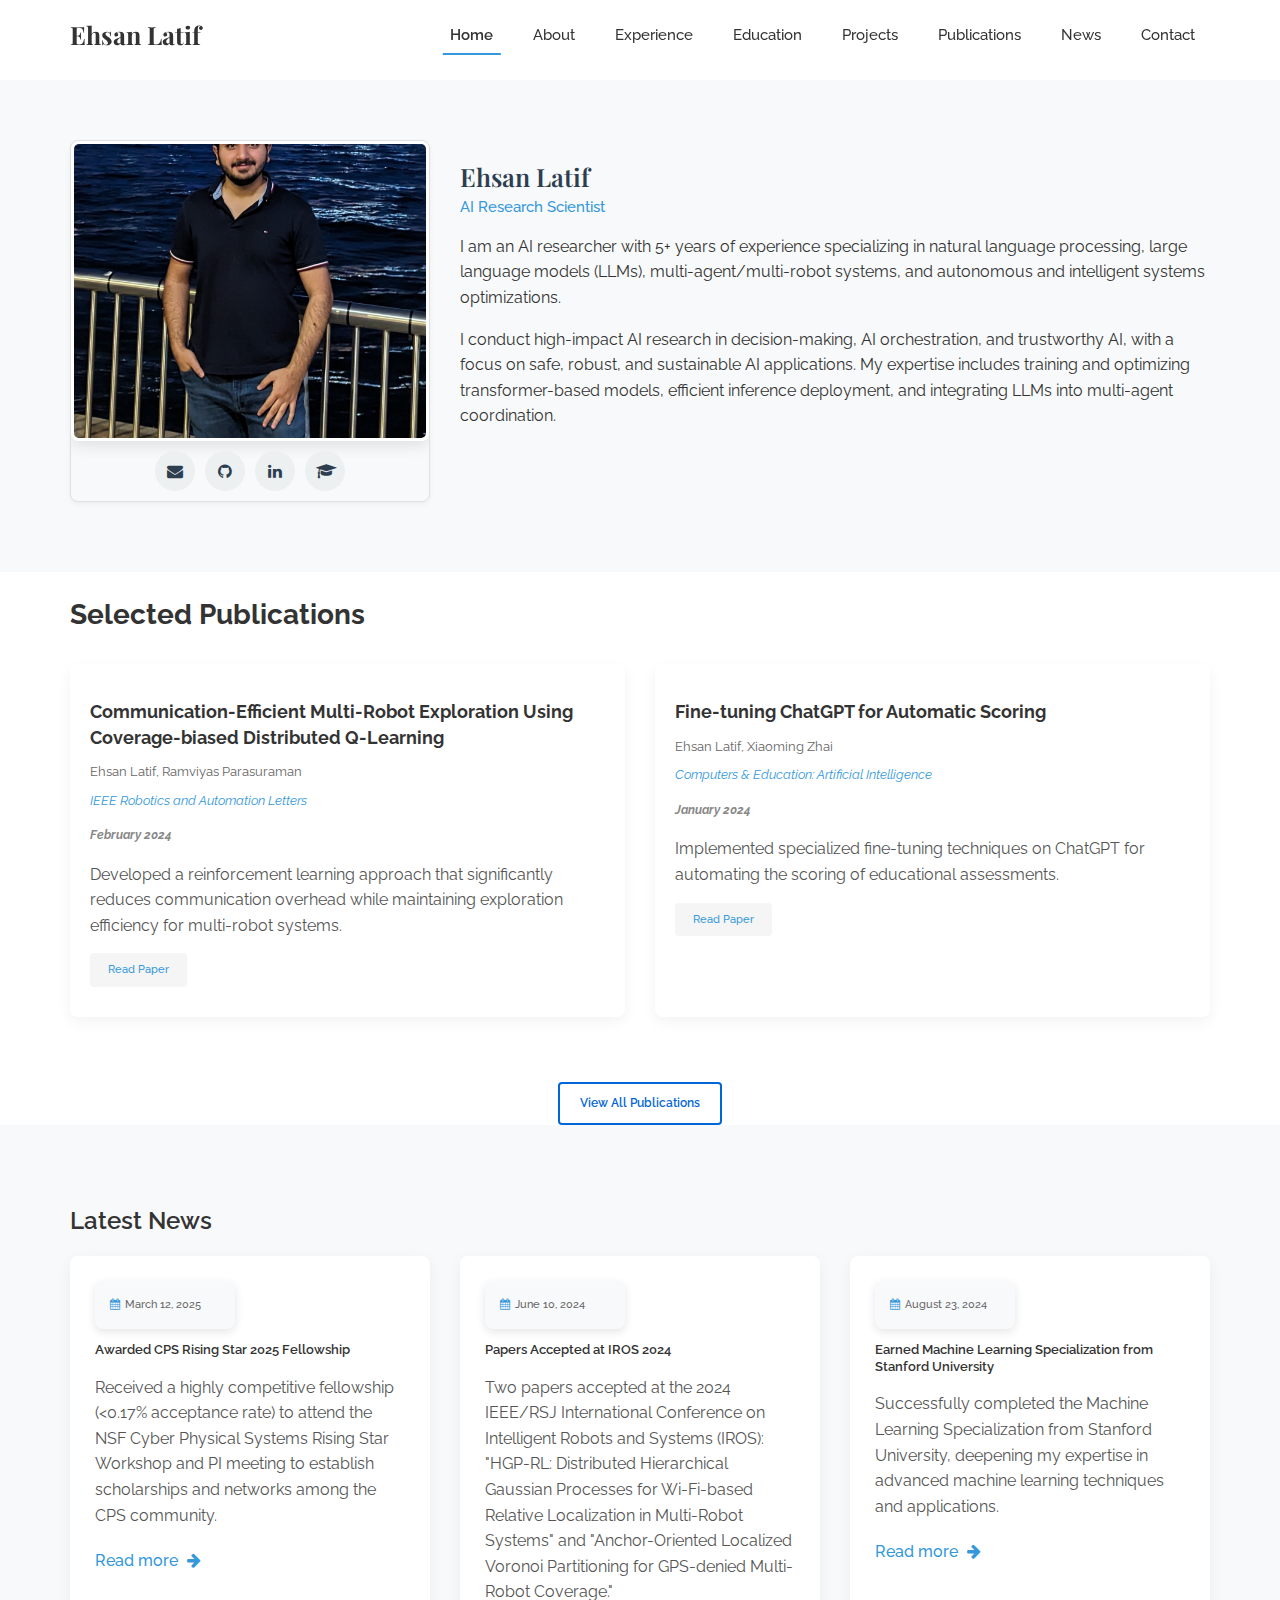
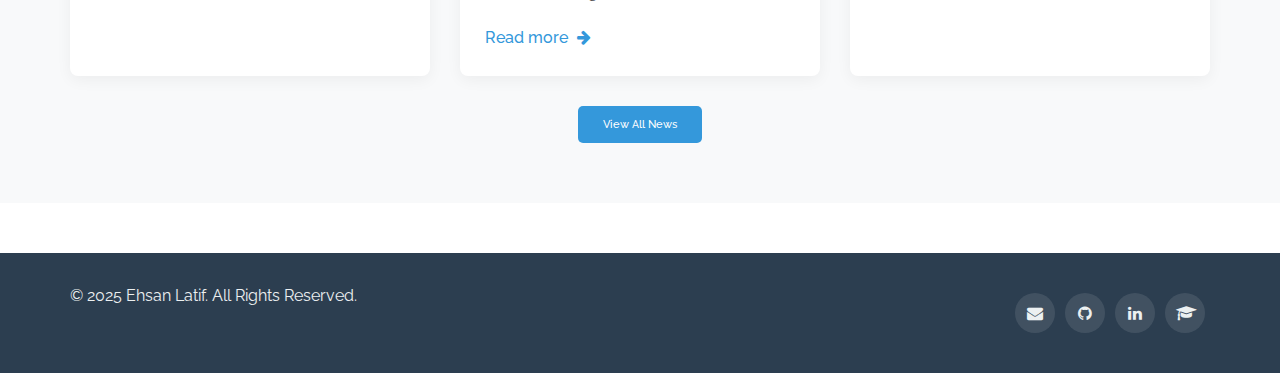
<file: index.html>
<!DOCTYPE html>
<html lang="en">

<head>
    <meta charset="utf-8">
    <meta http-equiv="X-UA-Compatible" content="IE=edge">
    <meta name="viewport" content="width=device-width, initial-scale=1">
    <title>Ehsan Latif - AI Research Scientist</title>
	<link rel="shortcut icon" href="favicon.ico" type="image/x-icon">
	<link rel="icon" href="favicon.ico" type="image/x-icon">
    <link href="https://fonts.googleapis.com/css?family=Lato:300,400,700,900" rel="stylesheet">
    <link href="https://fonts.googleapis.com/css2?family=Playfair+Display:ital,wght@0,400;0,600;0,700;1,400;1,600;1,700&display=swap" rel="stylesheet">
    <link href="https://fonts.googleapis.com/css2?family=Raleway:wght@200;300;400;500&display=swap" rel="stylesheet">
    <link rel="stylesheet" href="libs/font-awesome/css/font-awesome.min.css">
    <link href="css/bootstrap.min.css" rel="stylesheet">
    <link href="css/styles.css" rel="stylesheet">
    <link href="css/modern.css" rel="stylesheet">
    <link href="css/publication-fixes.css" rel="stylesheet">
</head>

<body>
    <header class="fixed-header">
        <div class="container">
            <div class="header-content">
                <div class="logo">
                    <h1>Ehsan Latif</h1>
                </div>
                <nav class="main-nav">
                    <ul>
                        <li><a href="index.html" class="active">Home</a></li>
                        <li><a href="about.html">About</a></li>
                        <li><a href="experience.html">Experience</a></li>
                        <li><a href="education.html">Education</a></li>
                        <li><a href="projects.html">Projects</a></li>
                        <li><a href="publications.html">Publications</a></li>
                        <li><a href="news.html">News</a></li>
                        <li><a href="contact.html">Contact</a></li>
                    </ul>
                </nav>
                <div class="menu-toggle">
                    <i class="fa fa-bars"></i>
                </div>
            </div>
        </div>
    </header>

    <main>
        <section class="hero">
            <div class="container">
                <div class="row">
                    <div class="col-md-4">
                        <div class="profile-image">
                            <img src="images/my_pic.jpg" alt="Ehsan Latif">
                            <div class="social-links">
                                <a href="mailto:ehsanlatif000@gmail.com" target="_blank"><i class="fa fa-envelope"></i></a>
                                <a href="https://github.com/ehsanlatif" target="_blank"><i class="fa fa-github"></i></a>
                                <a href="https://linkedin.com/in/ehsan-latif-phd" target="_blank"><i class="fa fa-linkedin"></i></a>
                                <a href="https://scholar.google.com/citations?user=UsrsXx0AAAAJ&hl=en" target="_blank"><i class="fa fa-graduation-cap scholar-icon"></i></a>
                            </div>
                        </div>
                    </div>
                    <div class="col-md-8">
                        <div class="bio-content">
                            <h2>Ehsan Latif</h2>
                            <h3>AI Research Scientist</h3>
                            <!-- <p class="current-position">Postdoctoral Research Associate at University of Georgia, Athens, GA</p> -->
                            
                            <div class="bio-text">
                                <p>I am an AI researcher with 5+ years of experience specializing in natural language processing, large language models (LLMs), multi-agent/multi-robot systems, and autonomous and intelligent systems optimizations.</p>
                                <p>I conduct high-impact AI research in decision-making, AI orchestration, and trustworthy AI, with a focus on safe, robust, and sustainable AI applications. My expertise includes training and optimizing transformer-based models, efficient inference deployment, and integrating LLMs into multi-agent coordination.</p>
                            </div>
                            
                            <!-- <div class="contact-info">
                                <h4>Contact Information</h4>
                                <ul>
                                    <li><i class="fa fa-envelope"></i> <a href="mailto:ehsanlatif000@gmail.com">ehsanlatif000@gmail.com</a></li>
                                    <li><i class="fa fa-phone"></i> +1(706) 461-7520</li>
                                    <li><i class="fa fa-map-marker"></i> University of Georgia, Athens, GA</li>
                                </ul>
                            </div> -->
                            
                            <!-- <div class="cta-buttons">
                                <a href="resume/ehsan_Resume_ML.pdf" class="btn btn-primary" target="_blank" download>Download CV</a>
                                <a href="contact.html" class="btn btn-secondary">Get in Touch</a>
                            </div> -->
                        </div>
                    </div>
                </div>
            </div>
        </section>

        <section class="publications">
            <div class="container">
                <h2 class="section-title">Selected Publications</h2>
                <div class="row">
                    <div class="col-md-6">
                        <div class="publication-item">
                            <div class="publication-content">
                                <h2>Communication-Efficient Multi-Robot Exploration Using Coverage-biased Distributed Q-Learning</h2>
                                <div class="publication-authors">Ehsan Latif, Ramviyas Parasuraman</div>
                                <div class="publication-venue">IEEE Robotics and Automation Letters</div>
                                <div class="publication-date">February 2024</div>
                                <p>Developed a reinforcement learning approach that significantly reduces communication overhead while maintaining exploration efficiency for multi-robot systems.</p>
                                <div class="publication-links">
                                    <a href="https://doi.org/10.1109/LRA.2024.3358095" target="_blank" class="publication-link">Read Paper</a>
                                </div>
                            </div>
                        </div>
                    </div>
                    <div class="col-md-6">
                        <div class="publication-item">
                            <div class="publication-content">
                                <h2>Fine-tuning ChatGPT for Automatic Scoring</h2>
                                <div class="publication-authors">Ehsan Latif, Xiaoming Zhai</div>
                                <div class="publication-venue">Computers & Education: Artificial Intelligence</div>
                                <div class="publication-date">January 2024</div>
                                <p>Implemented specialized fine-tuning techniques on ChatGPT for automating the scoring of educational assessments.</p>
                                <div class="publication-links">
                                    <a href="https://doi.org/10.1016/j.caeai.2024.100210" target="_blank" class="publication-link">Read Paper</a>
                                </div>
                            </div>
                        </div>
                    </div>
                </div>
                <div class="text-center mt-4">
                    <a href="publications.html" class="btn btn-outline">View All Publications</a>
                </div>
            </div>
        </section>

        <section class="latest-news-section">
            <div class="container">
                <h2 class="section-title">Latest News</h2>
                <div class="latest-news-container">
                    <div class="news-item">
                        <div class="news-date">
                            <i class="fa fa-calendar"></i> March 12, 2025
                        </div>
                        <h3>Awarded CPS Rising Star 2025 Fellowship</h3>
                        <p>Received a highly competitive fellowship (&lt;0.17% acceptance rate) to attend the NSF Cyber Physical Systems Rising Star Workshop and PI meeting to establish scholarships and networks among the CPS community.</p>
                        <a href="news.html" class="news-more">Read more <i class="fa fa-arrow-right"></i></a>
                    </div>
                    <div class="news-item">
                        <div class="news-date">
                            <i class="fa fa-calendar"></i> June 10, 2024
                        </div>
                        <h3>Papers Accepted at IROS 2024</h3>
                        <p>Two papers accepted at the 2024 IEEE/RSJ International Conference on Intelligent Robots and Systems (IROS): "HGP-RL: Distributed Hierarchical Gaussian Processes for Wi-Fi-based Relative Localization in Multi-Robot Systems" and "Anchor-Oriented Localized Voronoi Partitioning for GPS-denied Multi-Robot Coverage."</p>
                        <a href="news.html" class="news-more">Read more <i class="fa fa-arrow-right"></i></a>
                    </div>
                    <div class="news-item">
                        <div class="news-date">
                            <i class="fa fa-calendar"></i> August 23, 2024
                        </div>
                        <h3>Earned Machine Learning Specialization from Stanford University</h3>
                        <p>Successfully completed the Machine Learning Specialization from Stanford University, deepening my expertise in advanced machine learning techniques and applications.</p>
                        <a href="news.html" class="news-more">Read more <i class="fa fa-arrow-right"></i></a>
                    </div>
                </div>
                <div class="news-all-link">
                    <a href="news.html" class="btn btn-primary">View All News</a>
                </div>
            </div>
        </section>
    </main>

    <footer>
        <div class="container">
            <div class="row">
                <div class="col-md-6">
                    <p>&copy; 2025 Ehsan Latif. All Rights Reserved.</p>
                </div>
                <div class="col-md-6">
                    <div class="social-links">
                        <a href="mailto:ehsanlatif000@gmail.com" target="_blank"><i class="fa fa-envelope"></i></a>
                        <a href="https://github.com/ehsanlatif" target="_blank"><i class="fa fa-github"></i></a>
                        <a href="https://linkedin.com/in/ehsan-latif-phd" target="_blank"><i class="fa fa-linkedin"></i></a>
                        <a href="https://scholar.google.com/citations?user=UsrsXx0AAAAJ&hl=en" target="_blank"><i class="fa fa-graduation-cap scholar-icon"></i></a>
                    </div>
                </div>
            </div>
        </div>
    </footer>

    <script src="https://ajax.googleapis.com/ajax/libs/jquery/1.12.4/jquery.min.js"></script>
    <script src="js/scripts.min.js"></script>
    <script src="js/modern.js"></script>
</body>

</html>
</file>
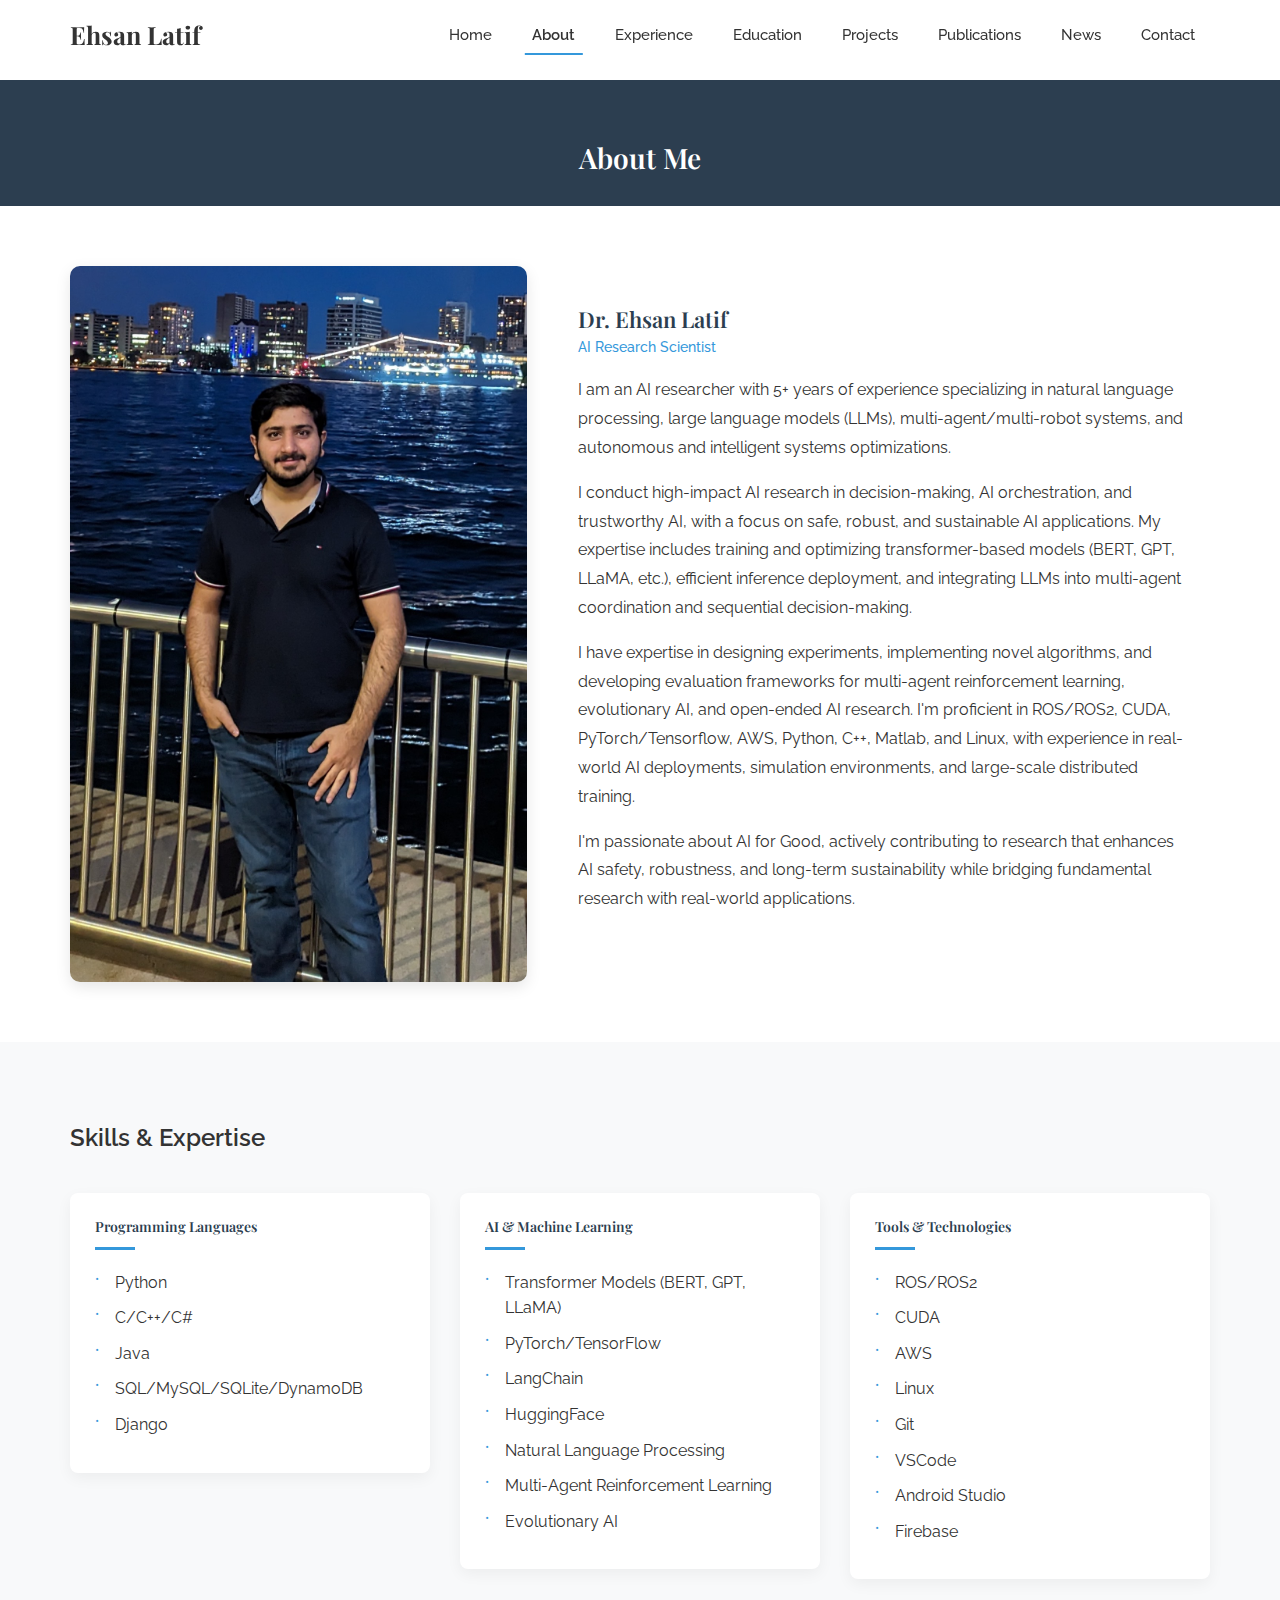
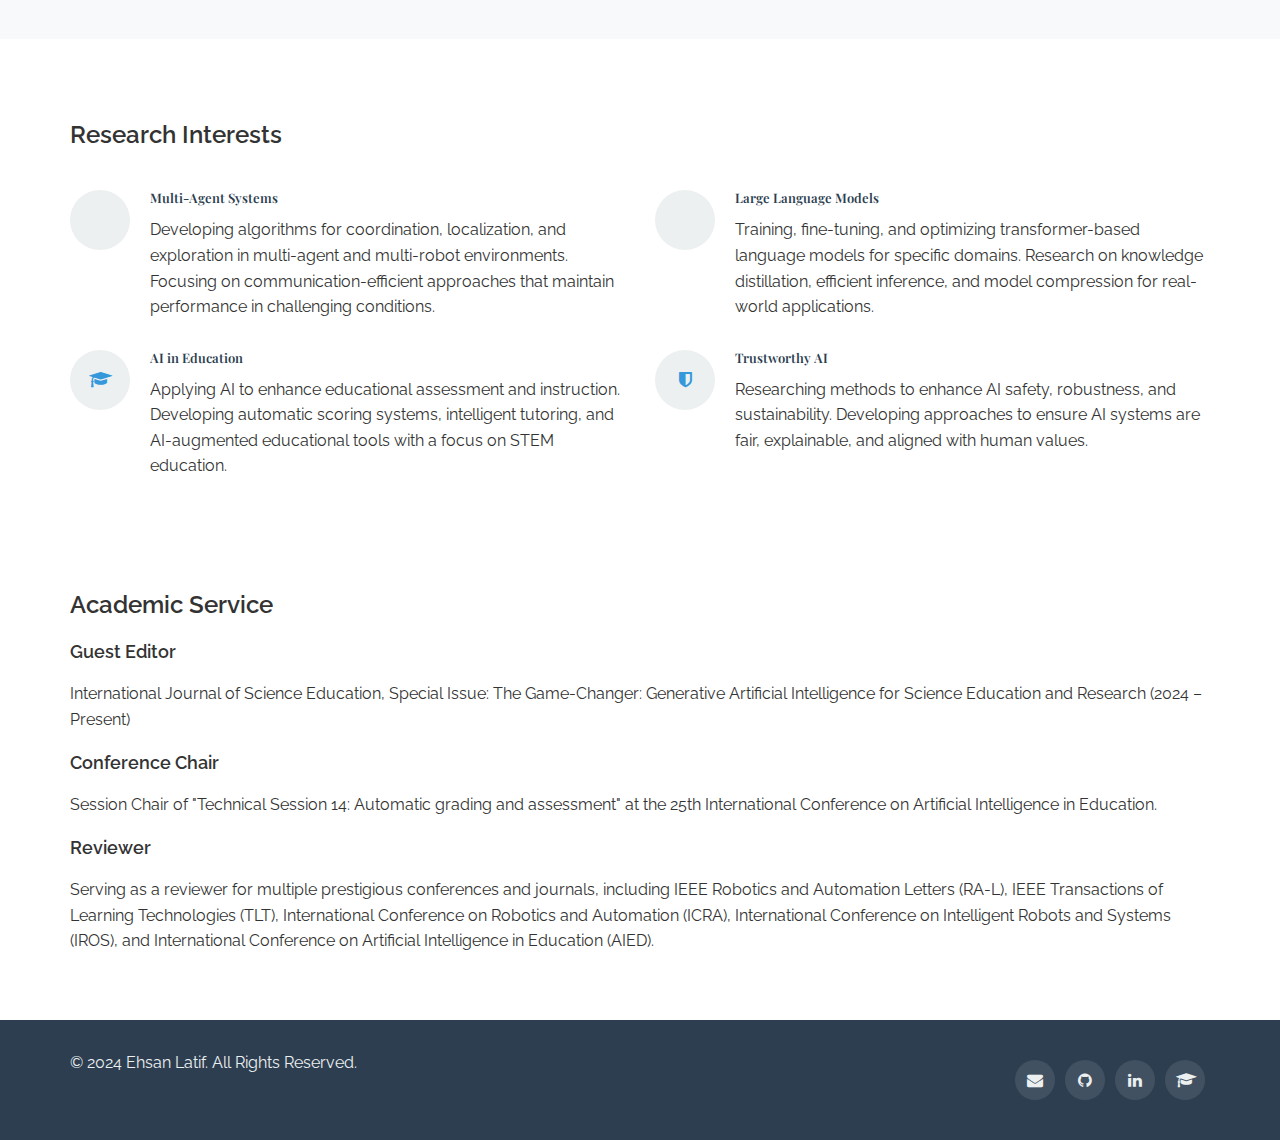
<file: about.html>
<!DOCTYPE html>
<html lang="en">
<head>
    <meta charset="utf-8">
    <meta http-equiv="X-UA-Compatible" content="IE=edge">
    <meta name="viewport" content="width=device-width, initial-scale=1">
    <title>About - Ehsan Latif</title>
    <link rel="shortcut icon" href="favicon.ico" type="image/x-icon">
    <link rel="icon" href="favicon.ico" type="image/x-icon">
    <link href="https://fonts.googleapis.com/css?family=Lato:300,400,700,900" rel="stylesheet">
    <link href="https://fonts.googleapis.com/css2?family=Playfair+Display:ital,wght@0,400;0,600;0,700;1,400;1,600;1,700&display=swap" rel="stylesheet">
    <link href="https://fonts.googleapis.com/css2?family=Raleway:wght@200;300;400;500&display=swap" rel="stylesheet">
    <link rel="stylesheet" href="libs/font-awesome/css/font-awesome.min.css">
    <link href="css/bootstrap.min.css" rel="stylesheet">
    <link href="css/styles.css" rel="stylesheet">
    <link href="css/modern.css" rel="stylesheet">
</head>

<body>
    <header class="fixed-header">
        <div class="container">
            <div class="header-content">
                <div class="logo">
                    <h1>Ehsan Latif</h1>
                </div>
                <nav class="main-nav">
                    <ul>
                        <li><a href="index.html">Home</a></li>
                        <li><a href="about.html" class="active">About</a></li>
                        <li><a href="experience.html">Experience</a></li>
                        <li><a href="education.html">Education</a></li>
                        <li><a href="projects.html">Projects</a></li>
                        <li><a href="publications.html">Publications</a></li>
                        <li><a href="news.html">News</a></li>
                        <li><a href="contact.html">Contact</a></li>
                    </ul>
                </nav>
                <div class="menu-toggle">
                    <i class="fa fa-bars"></i>
                </div>
            </div>
        </div>
    </header>

    <main>
        <section class="page-header">
            <div class="container">
                <h1 class="page-title">About Me</h1>
            </div>
        </section>

        <section class="about-section">
            <div class="container">
                <div class="row">
                    <div class="col-md-5">
                        <div class="about-image">
                            <img src="images/my_pic.jpg" alt="Ehsan Latif">
                        </div>
                    </div>
                    <div class="col-md-7">
                        <div class="about-content">
                            <h2>Dr. Ehsan Latif</h2>
                            <h3>AI Research Scientist</h3>
                            
                            <div class="about-description">
                                <p>I am an AI researcher with 5+ years of experience specializing in natural language processing, large language models (LLMs), multi-agent/multi-robot systems, and autonomous and intelligent systems optimizations.</p>
                                
                                <p>I conduct high-impact AI research in decision-making, AI orchestration, and trustworthy AI, with a focus on safe, robust, and sustainable AI applications. My expertise includes training and optimizing transformer-based models (BERT, GPT, LLaMA, etc.), efficient inference deployment, and integrating LLMs into multi-agent coordination and sequential decision-making.</p>
                                
                                <p>I have expertise in designing experiments, implementing novel algorithms, and developing evaluation frameworks for multi-agent reinforcement learning, evolutionary AI, and open-ended AI research. I'm proficient in ROS/ROS2, CUDA, PyTorch/Tensorflow, AWS, Python, C++, Matlab, and Linux, with experience in real-world AI deployments, simulation environments, and large-scale distributed training.</p>
                                
                                <p>I'm passionate about AI for Good, actively contributing to research that enhances AI safety, robustness, and long-term sustainability while bridging fundamental research with real-world applications.</p>
                            </div>
                        </div>
                    </div>
                </div>
            </div>
        </section>

        <section class="skills-section">
            <div class="container">
                <h2 class="section-title">Skills & Expertise</h2>
                
                <div class="skills-categories">
                    <div class="row">
                        <div class="col-md-4">
                            <div class="skill-category">
                                <h3>Programming Languages</h3>
                                <ul class="skill-list">
                                    <li>Python</li>
                                    <li>C/C++/C#</li>
                                    <li>Java</li>
                                    <li>SQL/MySQL/SQLite/DynamoDB</li>
                                    <li>Django</li>
                                </ul>
                            </div>
                        </div>
                        
                        <div class="col-md-4">
                            <div class="skill-category">
                                <h3>AI & Machine Learning</h3>
                                <ul class="skill-list">
                                    <li>Transformer Models (BERT, GPT, LLaMA)</li>
                                    <li>PyTorch/TensorFlow</li>
                                    <li>LangChain</li>
                                    <li>HuggingFace</li>
                                    <li>Natural Language Processing</li>
                                    <li>Multi-Agent Reinforcement Learning</li>
                                    <li>Evolutionary AI</li>
                                </ul>
                            </div>
                        </div>
                        
                        <div class="col-md-4">
                            <div class="skill-category">
                                <h3>Tools & Technologies</h3>
                                <ul class="skill-list">
                                    <li>ROS/ROS2</li>
                                    <li>CUDA</li>
                                    <li>AWS</li>
                                    <li>Linux</li>
                                    <li>Git</li>
                                    <li>VSCode</li>
                                    <li>Android Studio</li>
                                    <li>Firebase</li>
                                </ul>
                            </div>
                        </div>
                    </div>
                </div>
            </div>
        </section>
        
        <section class="interests-section">
            <div class="container">
                <h2 class="section-title">Research Interests</h2>
                
                <div class="interests-content">
                    <div class="row">
                        <div class="col-md-6">
                            <div class="interest-item">
                                <div class="interest-icon">
                                    <i class="fa fa-robot"></i>
                                </div>
                                <div class="interest-info">
                                    <h3>Multi-Agent Systems</h3>
                                    <p>Developing algorithms for coordination, localization, and exploration in multi-agent and multi-robot environments. Focusing on communication-efficient approaches that maintain performance in challenging conditions.</p>
                                </div>
                            </div>
                        </div>
                        
                        <div class="col-md-6">
                            <div class="interest-item">
                                <div class="interest-icon">
                                    <i class="fa fa-brain"></i>
                                </div>
                                <div class="interest-info">
                                    <h3>Large Language Models</h3>
                                    <p>Training, fine-tuning, and optimizing transformer-based language models for specific domains. Research on knowledge distillation, efficient inference, and model compression for real-world applications.</p>
                                </div>
                            </div>
                        </div>
                        
                        <div class="col-md-6">
                            <div class="interest-item">
                                <div class="interest-icon">
                                    <i class="fa fa-graduation-cap"></i>
                                </div>
                                <div class="interest-info">
                                    <h3>AI in Education</h3>
                                    <p>Applying AI to enhance educational assessment and instruction. Developing automatic scoring systems, intelligent tutoring, and AI-augmented educational tools with a focus on STEM education.</p>
                                </div>
                            </div>
                        </div>
                        
                        <div class="col-md-6">
                            <div class="interest-item">
                                <div class="interest-icon">
                                    <i class="fa fa-shield"></i>
                                </div>
                                <div class="interest-info">
                                    <h3>Trustworthy AI</h3>
                                    <p>Researching methods to enhance AI safety, robustness, and sustainability. Developing approaches to ensure AI systems are fair, explainable, and aligned with human values.</p>
                                </div>
                            </div>
                        </div>
                    </div>
                </div>
            </div>
        </section>

        <section class="academic-service">
            <div class="container">
                <h2 class="section-title">Academic Service</h2>
                
                <div class="service-list">
                    <div class="service-item">
                        <h3>Guest Editor</h3>
                        <p>International Journal of Science Education, Special Issue: The Game-Changer: Generative Artificial Intelligence for Science Education and Research (2024 – Present)</p>
                    </div>
                    
                    <div class="service-item">
                        <h3>Conference Chair</h3>
                        <p>Session Chair of "Technical Session 14: Automatic grading and assessment" at the 25th International Conference on Artificial Intelligence in Education.</p>
                    </div>
                    
                    <div class="service-item">
                        <h3>Reviewer</h3>
                        <p>Serving as a reviewer for multiple prestigious conferences and journals, including IEEE Robotics and Automation Letters (RA-L), IEEE Transactions of Learning Technologies (TLT), International Conference on Robotics and Automation (ICRA), International Conference on Intelligent Robots and Systems (IROS), and International Conference on Artificial Intelligence in Education (AIED).</p>
                    </div>
                </div>
            </div>
        </section>
    </main>

    <footer>
        <div class="container">
            <div class="row">
                <div class="col-md-6">
                    <p>&copy; 2024 Ehsan Latif. All Rights Reserved.</p>
                </div>
                <div class="col-md-6">
                    <div class="social-links">
                        <a href="mailto:ehsanlatif000@gmail.com" target="_blank"><i class="fa fa-envelope"></i></a>
                        <a href="https://github.com/ehsanlatif" target="_blank"><i class="fa fa-github"></i></a>
                        <a href="https://linkedin.com/in/ehsan-latif-phd" target="_blank"><i class="fa fa-linkedin"></i></a>
                        <a href="https://scholar.google.com/citations?user=UsrsXx0AAAAJ&hl=en" target="_blank"><i class="fa fa-graduation-cap scholar-icon"></i></a>
                    </div>
                </div>
            </div>
        </div>
    </footer>

    <script src="https://ajax.googleapis.com/ajax/libs/jquery/1.12.4/jquery.min.js"></script>
    <script src="js/scripts.min.js"></script>
    <script src="js/modern.js"></script>
</body>
</html>
</file>
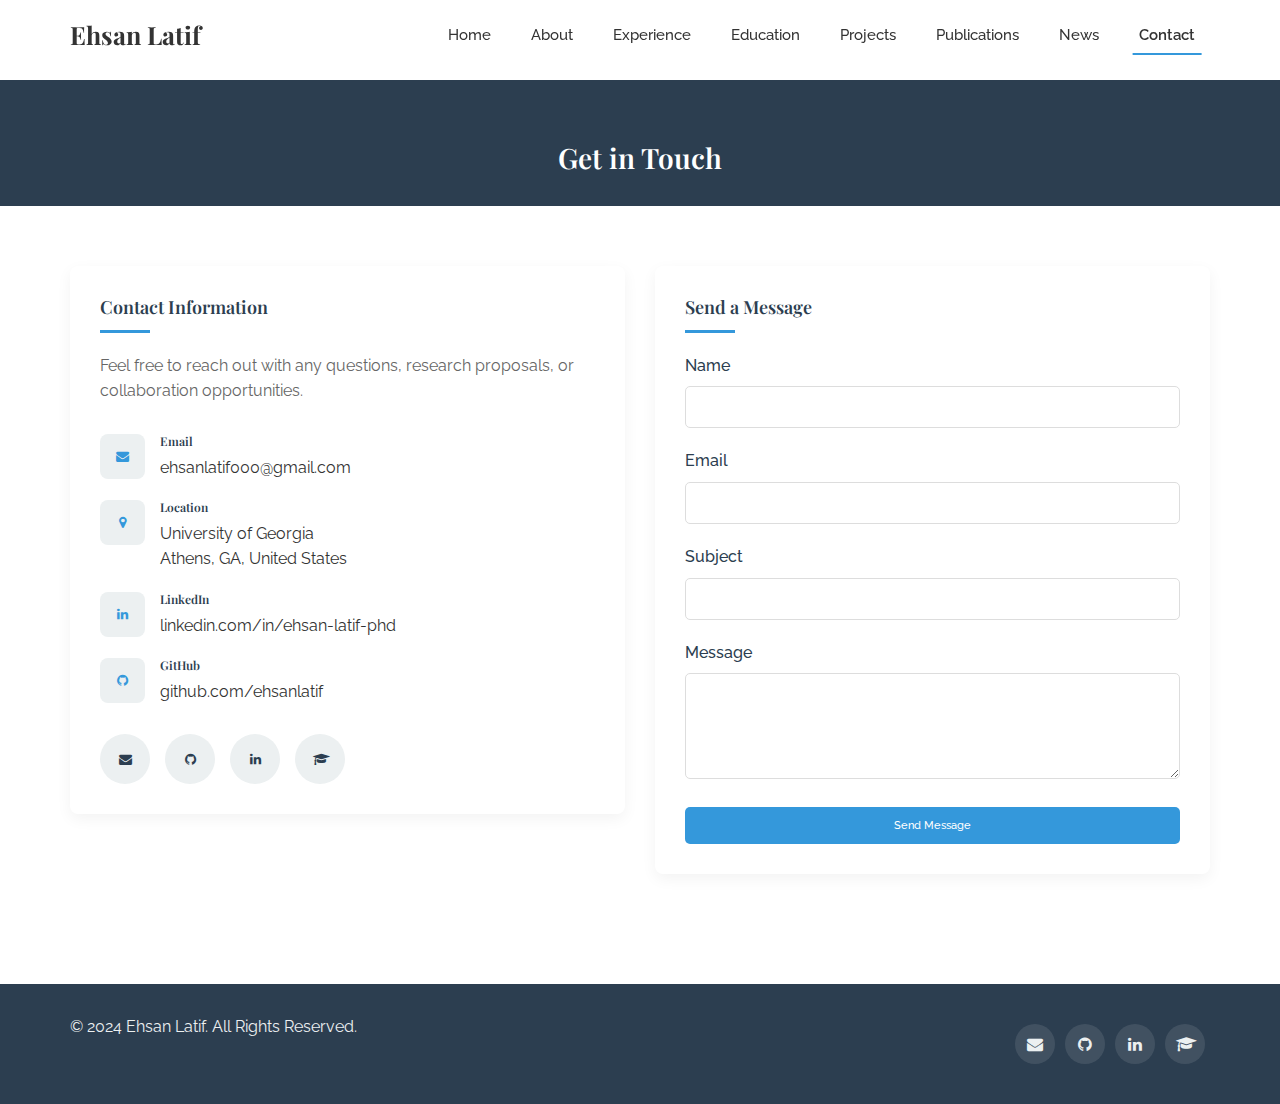
<file: contact.html>
<!DOCTYPE html>
<html lang="en">
<head>
    <meta charset="utf-8">
    <meta http-equiv="X-UA-Compatible" content="IE=edge">
    <meta name="viewport" content="width=device-width, initial-scale=1">
    <title>Contact - Ehsan Latif</title>
    <link rel="shortcut icon" href="favicon.ico" type="image/x-icon">
    <link rel="icon" href="favicon.ico" type="image/x-icon">
    <link href="https://fonts.googleapis.com/css?family=Lato:300,400,700,900" rel="stylesheet">
    <link href="https://fonts.googleapis.com/css2?family=Playfair+Display:ital,wght@0,400;0,600;0,700;1,400;1,600;1,700&display=swap" rel="stylesheet">
    <link href="https://fonts.googleapis.com/css2?family=Raleway:wght@200;300;400;500&display=swap" rel="stylesheet">
    <link rel="stylesheet" href="libs/font-awesome/css/font-awesome.min.css">
    <link href="css/bootstrap.min.css" rel="stylesheet">
    <link href="css/styles.css" rel="stylesheet">
    <link href="css/modern.css" rel="stylesheet">
</head>

<body>
    <header class="fixed-header">
        <div class="container">
            <div class="header-content">
                <div class="logo">
                    <h1>Ehsan Latif</h1>
                </div>
                <nav class="main-nav">
                    <ul>
                        <li><a href="index.html">Home</a></li>
                        <li><a href="about.html">About</a></li>
                        <li><a href="experience.html">Experience</a></li>
                        <li><a href="education.html">Education</a></li>
                        <li><a href="projects.html">Projects</a></li>
                        <li><a href="publications.html">Publications</a></li>
                        <li><a href="news.html">News</a></li>
                        <li><a href="contact.html" class="active">Contact</a></li>
                    </ul>
                </nav>
                <div class="menu-toggle">
                    <i class="fa fa-bars"></i>
                </div>
            </div>
        </div>
    </header>

    <main>
        <section class="page-header">
            <div class="container">
                <h1 class="page-title">Get in Touch</h1>
            </div>
        </section>

        <section class="contact-section">
            <div class="container">
                <div class="row">
                    <div class="col-md-6">
                        <div class="contact-info-card">
                            <h2>Contact Information</h2>
                            <p>Feel free to reach out with any questions, research proposals, or collaboration opportunities.</p>
                            
                            <div class="contact-details">
                                <div class="contact-item">
                                    <div class="contact-icon">
                                        <i class="fa fa-envelope"></i>
                                    </div>
                                    <div class="contact-text">
                                        <h3>Email</h3>
                                        <p><a href="mailto:ehsanlatif000@gmail.com">ehsanlatif000@gmail.com</a></p>
                                    </div>
                                </div>
                        
                                
                                <div class="contact-item">
                                    <div class="contact-icon">
                                        <i class="fa fa-map-marker"></i>
                                    </div>
                                    <div class="contact-text">
                                        <h3>Location</h3>
                                        <p>University of Georgia<br>Athens, GA, United States</p>
                                    </div>
                                </div>
                                
                                <div class="contact-item">
                                    <div class="contact-icon">
                                        <i class="fa fa-linkedin"></i>
                                    </div>
                                    <div class="contact-text">
                                        <h3>LinkedIn</h3>
                                        <p><a href="https://linkedin.com/in/ehsan-latif-phd" target="_blank">linkedin.com/in/ehsan-latif-phd</a></p>
                                    </div>
                                </div>
                                
                                <div class="contact-item">
                                    <div class="contact-icon">
                                        <i class="fa fa-github"></i>
                                    </div>
                                    <div class="contact-text">
                                        <h3>GitHub</h3>
                                        <p><a href="https://github.com/ehsanlatif" target="_blank">github.com/ehsanlatif</a></p>
                                    </div>
                                </div>
                            </div>
                            
                            <div class="social-links-large">
                                <a href="mailto:ehsanlatif000@gmail.com" target="_blank"><i class="fa fa-envelope"></i></a>
                                <a href="https://github.com/ehsanlatif" target="_blank"><i class="fa fa-github"></i></a>
                                <a href="https://linkedin.com/in/ehsan-latif-phd" target="_blank"><i class="fa fa-linkedin"></i></a>
                                <a href="https://scholar.google.com/citations?user=UsrsXx0AAAAJ&hl=en" target="_blank"><i class="fa fa-graduation-cap scholar-icon"></i></a>
                            </div>
                        </div>
                    </div>
                    
                    <div class="col-md-6">
                        <div class="contact-form-card">
                            <h2>Send a Message</h2>
                            <form class="contact-form" action="https://formspree.io/f/xrgorrdy" method="POST">
                                <input type="hidden" name="_subject" value="Contact request from personal website">
                                
                                <div class="form-group">
                                    <label for="name">Name</label>
                                    <input type="text" id="name" name="name" required>
                                </div>
                                
                                <div class="form-group">
                                    <label for="email">Email</label>
                                    <input type="email" id="email" name="_replyto" required>
                                </div>
                                
                                <div class="form-group">
                                    <label for="subject">Subject</label>
                                    <input type="text" id="subject" name="subject" required>
                                </div>
                                
                                <div class="form-group">
                                    <label for="message">Message</label>
                                    <textarea id="message" name="message" rows="5" required></textarea>
                                </div>
                                
                                <button type="submit" class="btn btn-primary btn-block">Send Message</button>
                            </form>
                        </div>
                    </div>
                </div>
            </div>
        </section>
    </main>

    <footer>
        <div class="container">
            <div class="row">
                <div class="col-md-6">
                    <p>&copy; 2024 Ehsan Latif. All Rights Reserved.</p>
                </div>
                <div class="col-md-6">
                    <div class="social-links">
                        <a href="mailto:ehsanlatif000@gmail.com" target="_blank"><i class="fa fa-envelope"></i></a>
                        <a href="https://github.com/ehsanlatif" target="_blank"><i class="fa fa-github"></i></a>
                        <a href="https://linkedin.com/in/ehsan-latif-phd" target="_blank"><i class="fa fa-linkedin"></i></a>
                        <a href="https://scholar.google.com/citations?user=UsrsXx0AAAAJ&hl=en" target="_blank"><i class="fa fa-graduation-cap scholar-icon"></i></a>
                    </div>
                </div>
            </div>
        </div>
    </footer>

    <script src="https://ajax.googleapis.com/ajax/libs/jquery/1.12.4/jquery.min.js"></script>
    <script src="js/scripts.min.js"></script>
    <script src="js/modern.js"></script>
</body>
</html>
</file>
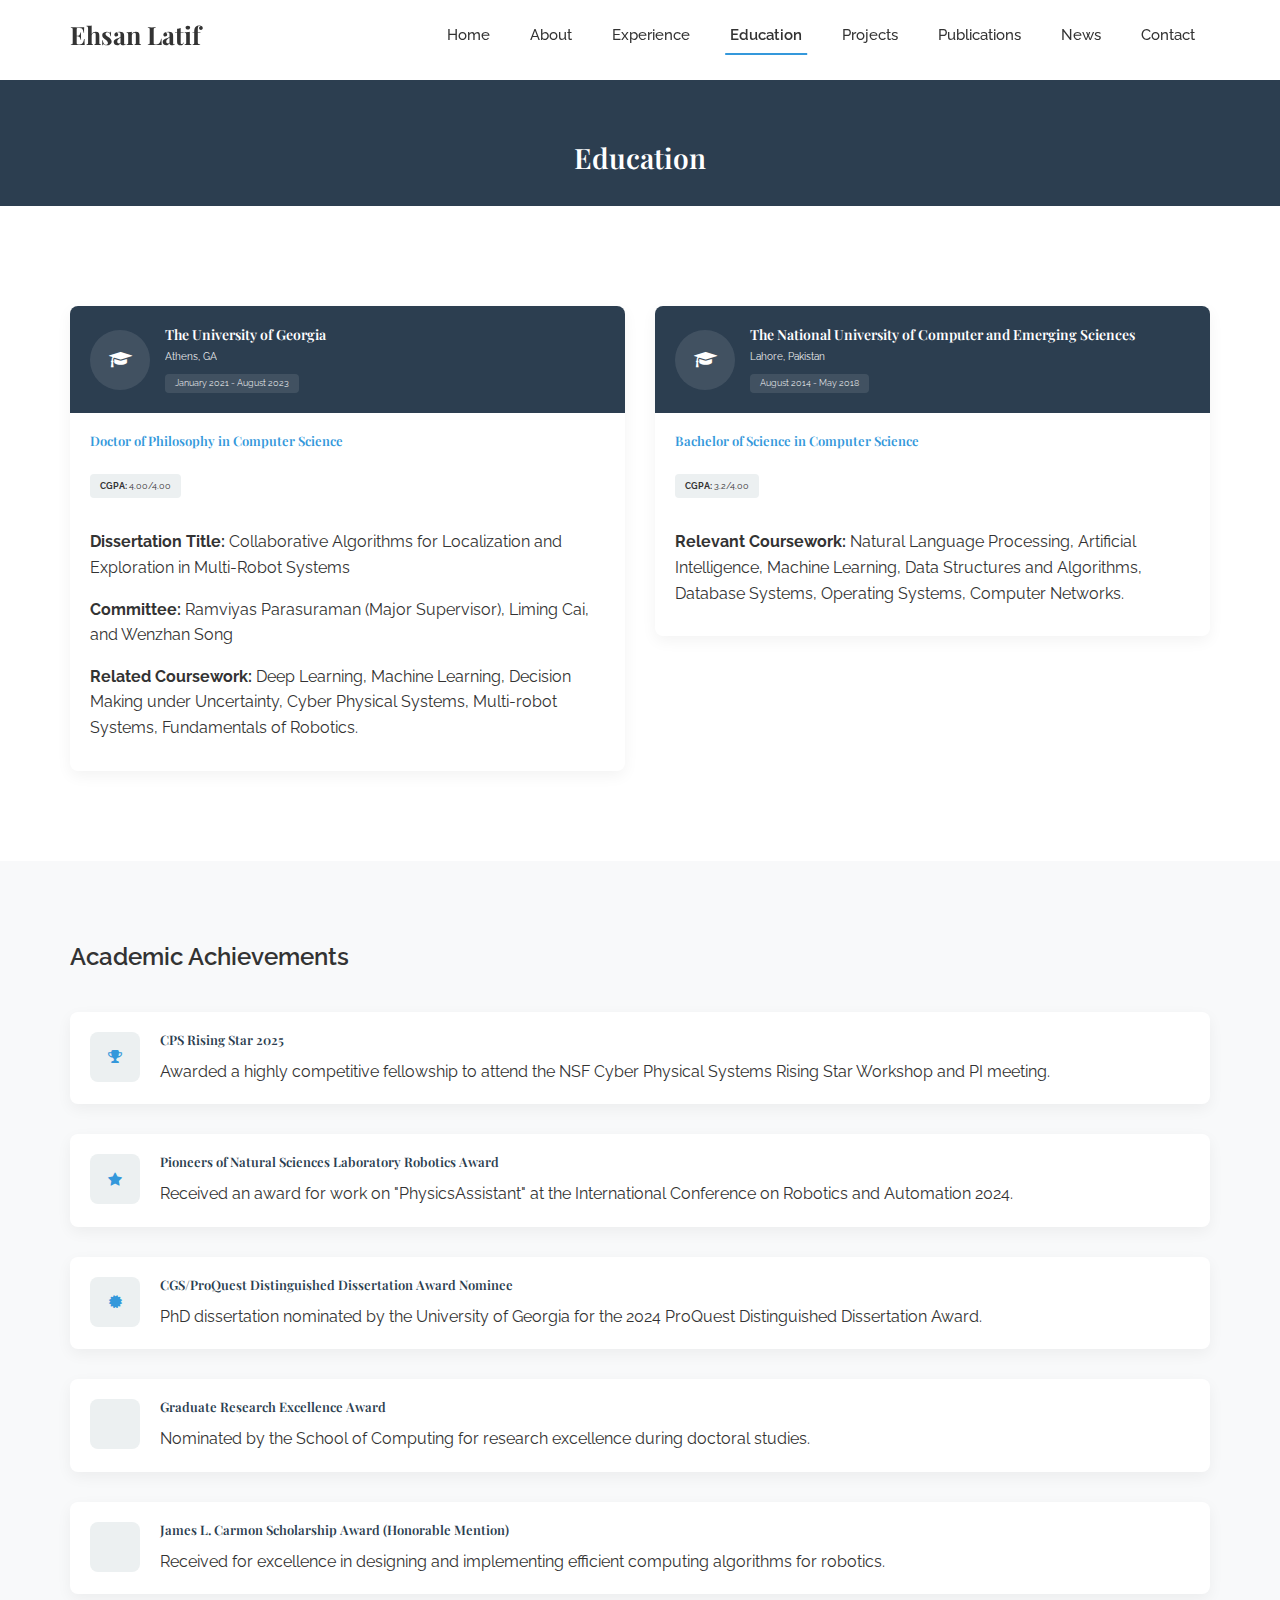
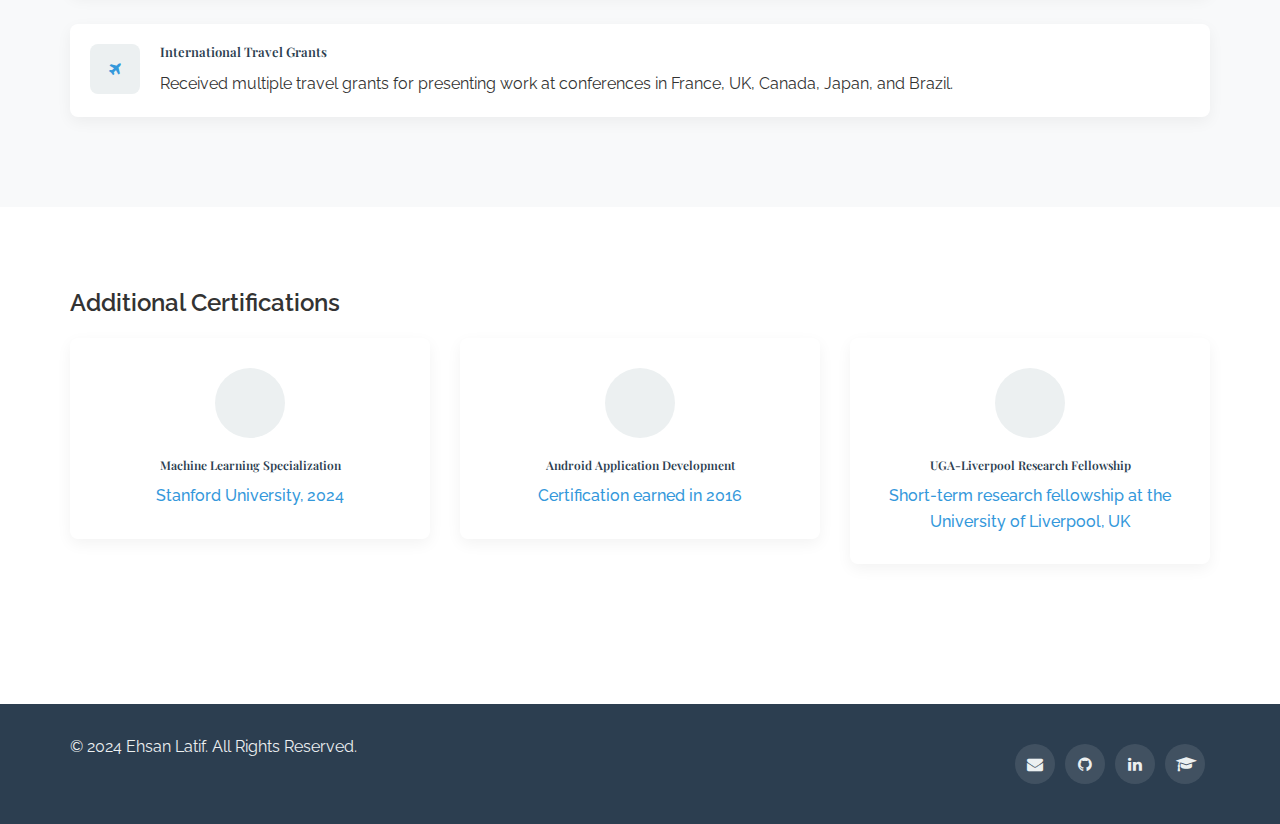
<file: education.html>
<!DOCTYPE html>
<html lang="en">
<head>
    <meta charset="utf-8">
    <meta http-equiv="X-UA-Compatible" content="IE=edge">
    <meta name="viewport" content="width=device-width, initial-scale=1">
    <title>Education - Ehsan Latif</title>
    <link rel="shortcut icon" href="favicon.ico" type="image/x-icon">
    <link rel="icon" href="favicon.ico" type="image/x-icon">
    <link href="https://fonts.googleapis.com/css?family=Lato:300,400,700,900" rel="stylesheet">
    <link href="https://fonts.googleapis.com/css2?family=Playfair+Display:ital,wght@0,400;0,600;0,700;1,400;1,600;1,700&display=swap" rel="stylesheet">
    <link href="https://fonts.googleapis.com/css2?family=Raleway:wght@200;300;400;500&display=swap" rel="stylesheet">
    <link rel="stylesheet" href="libs/font-awesome/css/font-awesome.min.css">
    <link href="css/bootstrap.min.css" rel="stylesheet">
    <link href="css/styles.css" rel="stylesheet">
    <link href="css/modern.css" rel="stylesheet">
</head>

<body>
    <header class="fixed-header">
        <div class="container">
            <div class="header-content">
                <div class="logo">
                    <h1>Ehsan Latif</h1>
                </div>
                <nav class="main-nav">
                    <ul>
                        <li><a href="index.html">Home</a></li>
                        <li><a href="about.html">About</a></li>
                        <li><a href="experience.html">Experience</a></li>
                        <li><a href="education.html" class="active">Education</a></li>
                        <li><a href="projects.html">Projects</a></li>
                        <li><a href="publications.html">Publications</a></li>
                        <li><a href="news.html">News</a></li>
                        <li><a href="contact.html">Contact</a></li>
                    </ul>
                </nav>
                <div class="menu-toggle">
                    <i class="fa fa-bars"></i>
                </div>
            </div>
        </div>
    </header>

    <main>
        <section class="page-header">
            <div class="container">
                <h1 class="page-title">Education</h1>
            </div>
        </section>

        <section class="education-section">
            <div class="container">
                <div class="education-cards">
                    <div class="row">
                        <div class="col-md-6">
                            <div class="education-card">
                                <div class="education-card-header">
                                    <div class="edu-logo">
                                        <i class="fa fa-graduation-cap"></i>
                                    </div>
                                    <div class="edu-info">
                                        <h3>The University of Georgia</h3>
                                        <h4>Athens, GA</h4>
                                        <span class="edu-period">January 2021 - August 2023</span>
                                    </div>
                                </div>
                                <div class="education-card-body">
                                    <h3 class="edu-degree">Doctor of Philosophy in Computer Science</h3>
                                    <p class="edu-gpa"><strong>CGPA:</strong> 4.00/4.00</p>
                                    <div class="edu-details">
                                        <p><strong>Dissertation Title:</strong> Collaborative Algorithms for Localization and Exploration in Multi-Robot Systems</p>
                                        <p><strong>Committee:</strong> Ramviyas Parasuraman (Major Supervisor), Liming Cai, and Wenzhan Song</p>
                                        <p><strong>Related Coursework:</strong> Deep Learning, Machine Learning, Decision Making under Uncertainty, Cyber Physical Systems, Multi-robot Systems, Fundamentals of Robotics.</p>
                                    </div>
                                </div>
                            </div>
                        </div>
                        
                        <div class="col-md-6">
                            <div class="education-card">
                                <div class="education-card-header">
                                    <div class="edu-logo">
                                        <i class="fa fa-graduation-cap"></i>
                                    </div>
                                    <div class="edu-info">
                                        <h3>The National University of Computer and Emerging Sciences</h3>
                                        <h4>Lahore, Pakistan</h4>
                                        <span class="edu-period">August 2014 - May 2018</span>
                                    </div>
                                </div>
                                <div class="education-card-body">
                                    <h3 class="edu-degree">Bachelor of Science in Computer Science</h3>
                                    <p class="edu-gpa"><strong>CGPA:</strong> 3.2/4.00</p>
                                    <div class="edu-details">
                                        <p><strong>Relevant Coursework:</strong> Natural Language Processing, Artificial Intelligence, Machine Learning, Data Structures and Algorithms, Database Systems, Operating Systems, Computer Networks.</p>
                                    </div>
                                </div>
                            </div>
                        </div>
                    </div>
                </div>
            </div>
        </section>

        <section class="education-highlights">
            <div class="container">
                <h2 class="section-title">Academic Achievements</h2>
                
                <div class="achievements-list">
                    <div class="achievement-item">
                        <div class="achievement-icon">
                            <i class="fa fa-trophy"></i>
                        </div>
                        <div class="achievement-content">
                            <h3>CPS Rising Star 2025</h3>
                            <p>Awarded a highly competitive fellowship to attend the NSF Cyber Physical Systems Rising Star Workshop and PI meeting.</p>
                        </div>
                    </div>
                    
                    <div class="achievement-item">
                        <div class="achievement-icon">
                            <i class="fa fa-star"></i>
                        </div>
                        <div class="achievement-content">
                            <h3>Pioneers of Natural Sciences Laboratory Robotics Award</h3>
                            <p>Received an award for work on "PhysicsAssistant" at the International Conference on Robotics and Automation 2024.</p>
                        </div>
                    </div>
                    
                    <div class="achievement-item">
                        <div class="achievement-icon">
                            <i class="fa fa-certificate"></i>
                        </div>
                        <div class="achievement-content">
                            <h3>CGS/ProQuest Distinguished Dissertation Award Nominee</h3>
                            <p>PhD dissertation nominated by the University of Georgia for the 2024 ProQuest Distinguished Dissertation Award.</p>
                        </div>
                    </div>
                    
                    <div class="achievement-item">
                        <div class="achievement-icon">
                            <i class="fa fa-award"></i>
                        </div>
                        <div class="achievement-content">
                            <h3>Graduate Research Excellence Award</h3>
                            <p>Nominated by the School of Computing for research excellence during doctoral studies.</p>
                        </div>
                    </div>
                    
                    <div class="achievement-item">
                        <div class="achievement-icon">
                            <i class="fa fa-medal"></i>
                        </div>
                        <div class="achievement-content">
                            <h3>James L. Carmon Scholarship Award (Honorable Mention)</h3>
                            <p>Received for excellence in designing and implementing efficient computing algorithms for robotics.</p>
                        </div>
                    </div>
                    
                    <div class="achievement-item">
                        <div class="achievement-icon">
                            <i class="fa fa-plane"></i>
                        </div>
                        <div class="achievement-content">
                            <h3>International Travel Grants</h3>
                            <p>Received multiple travel grants for presenting work at conferences in France, UK, Canada, Japan, and Brazil.</p>
                        </div>
                    </div>
                </div>
            </div>
        </section>

        <section class="education-certificates">
            <div class="container">
                <h2 class="section-title">Additional Certifications</h2>
                
                <div class="row">
                    <div class="col-md-4">
                        <div class="certificate-card">
                            <div class="certificate-icon">
                                <i class="fa fa-file-certificate"></i>
                            </div>
                            <h3>Machine Learning Specialization</h3>
                            <p>Stanford University, 2024</p>
                        </div>
                    </div>
                    
                    <div class="col-md-4">
                        <div class="certificate-card">
                            <div class="certificate-icon">
                                <i class="fa fa-file-certificate"></i>
                            </div>
                            <h3>Android Application Development</h3>
                            <p>Certification earned in 2016</p>
                        </div>
                    </div>
                    
                    <div class="col-md-4">
                        <div class="certificate-card">
                            <div class="certificate-icon">
                                <i class="fa fa-file-certificate"></i>
                            </div>
                            <h3>UGA-Liverpool Research Fellowship</h3>
                            <p>Short-term research fellowship at the University of Liverpool, UK</p>
                        </div>
                    </div>
                </div>
            </div>
        </section>
    </main>

    <footer>
        <div class="container">
            <div class="row">
                <div class="col-md-6">
                    <p>&copy; 2024 Ehsan Latif. All Rights Reserved.</p>
                </div>
                <div class="col-md-6">
                    <div class="social-links">
                        <a href="mailto:ehsanlatif000@gmail.com" target="_blank"><i class="fa fa-envelope"></i></a>
                        <a href="https://github.com/ehsanlatif" target="_blank"><i class="fa fa-github"></i></a>
                        <a href="https://linkedin.com/in/ehsan-latif-phd" target="_blank"><i class="fa fa-linkedin"></i></a>
                        <a href="https://scholar.google.com/citations?user=UsrsXx0AAAAJ&hl=en" target="_blank"><i class="fa fa-graduation-cap scholar-icon"></i></a>
                    </div>
                </div>
            </div>
        </div>
    </footer>

    <script src="https://ajax.googleapis.com/ajax/libs/jquery/1.12.4/jquery.min.js"></script>
    <script src="js/scripts.min.js"></script>
    <script src="js/modern.js"></script>
</body>
</html>
</file>
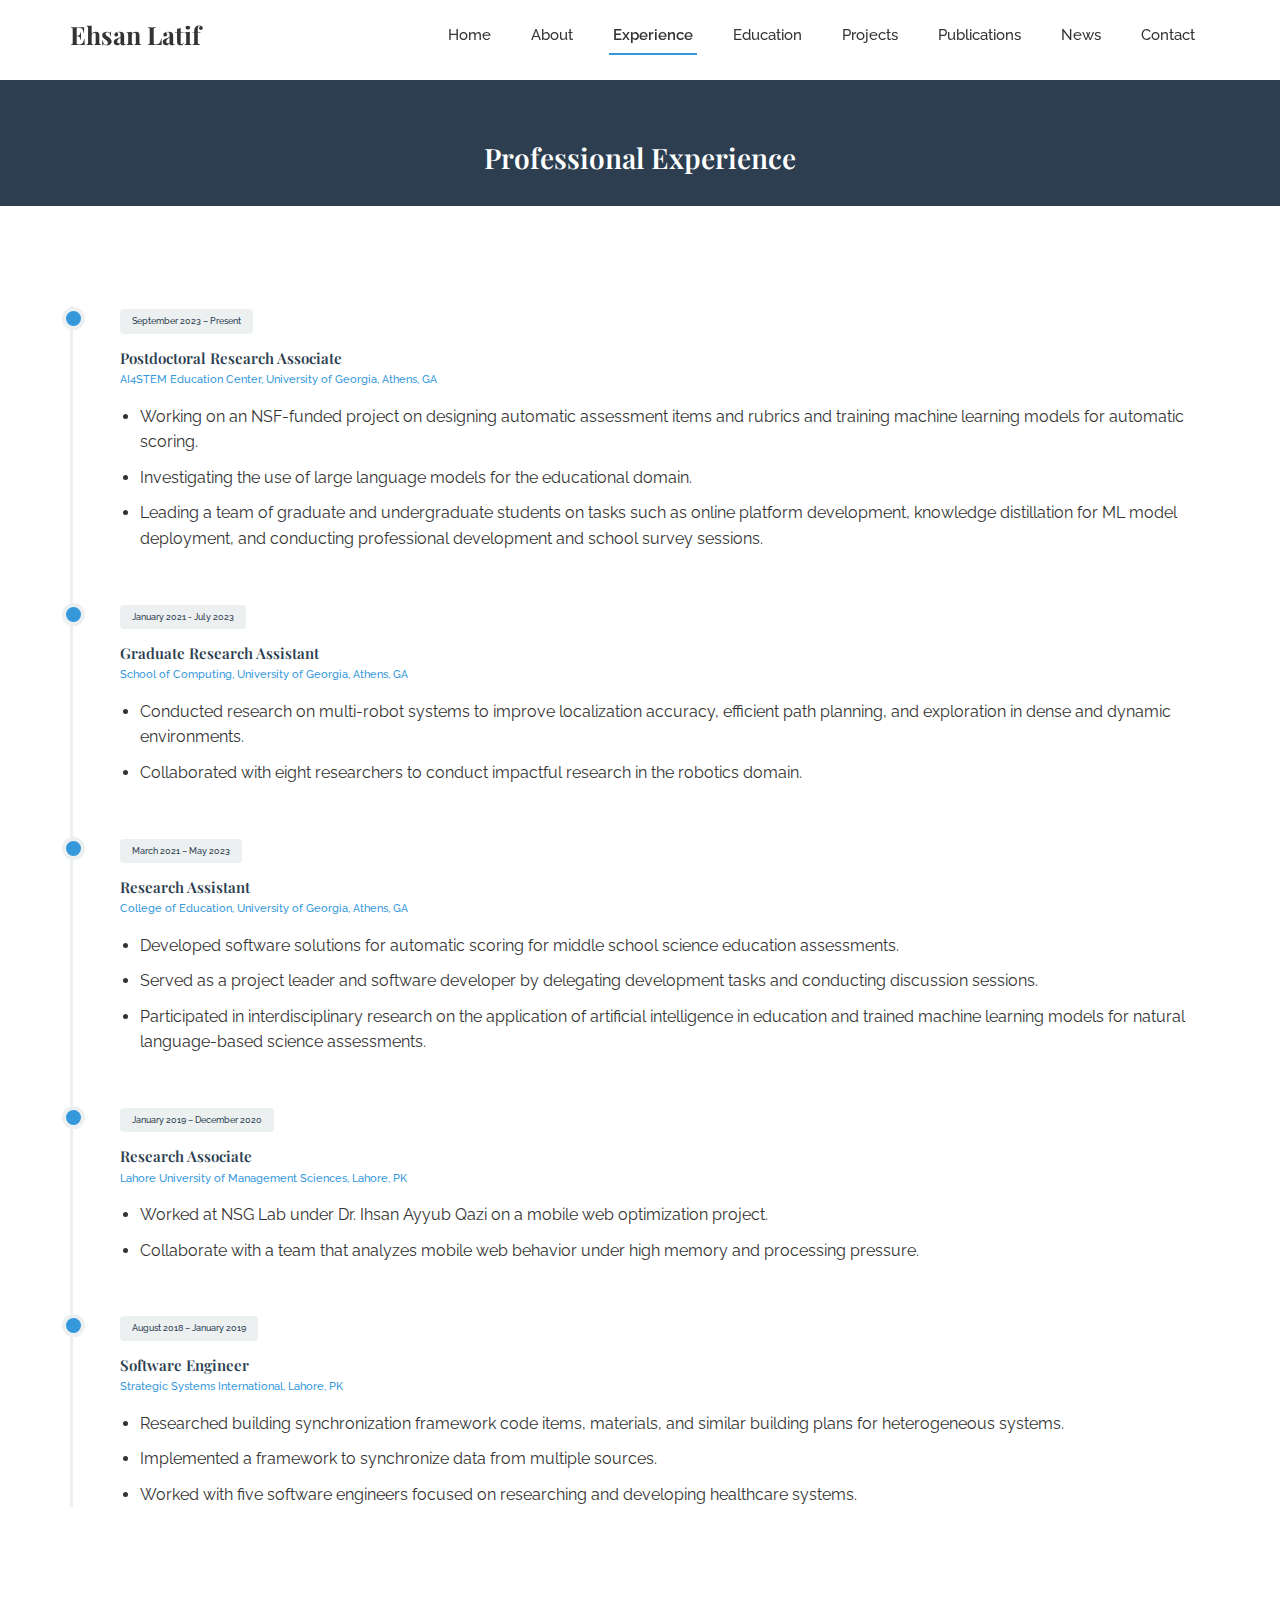
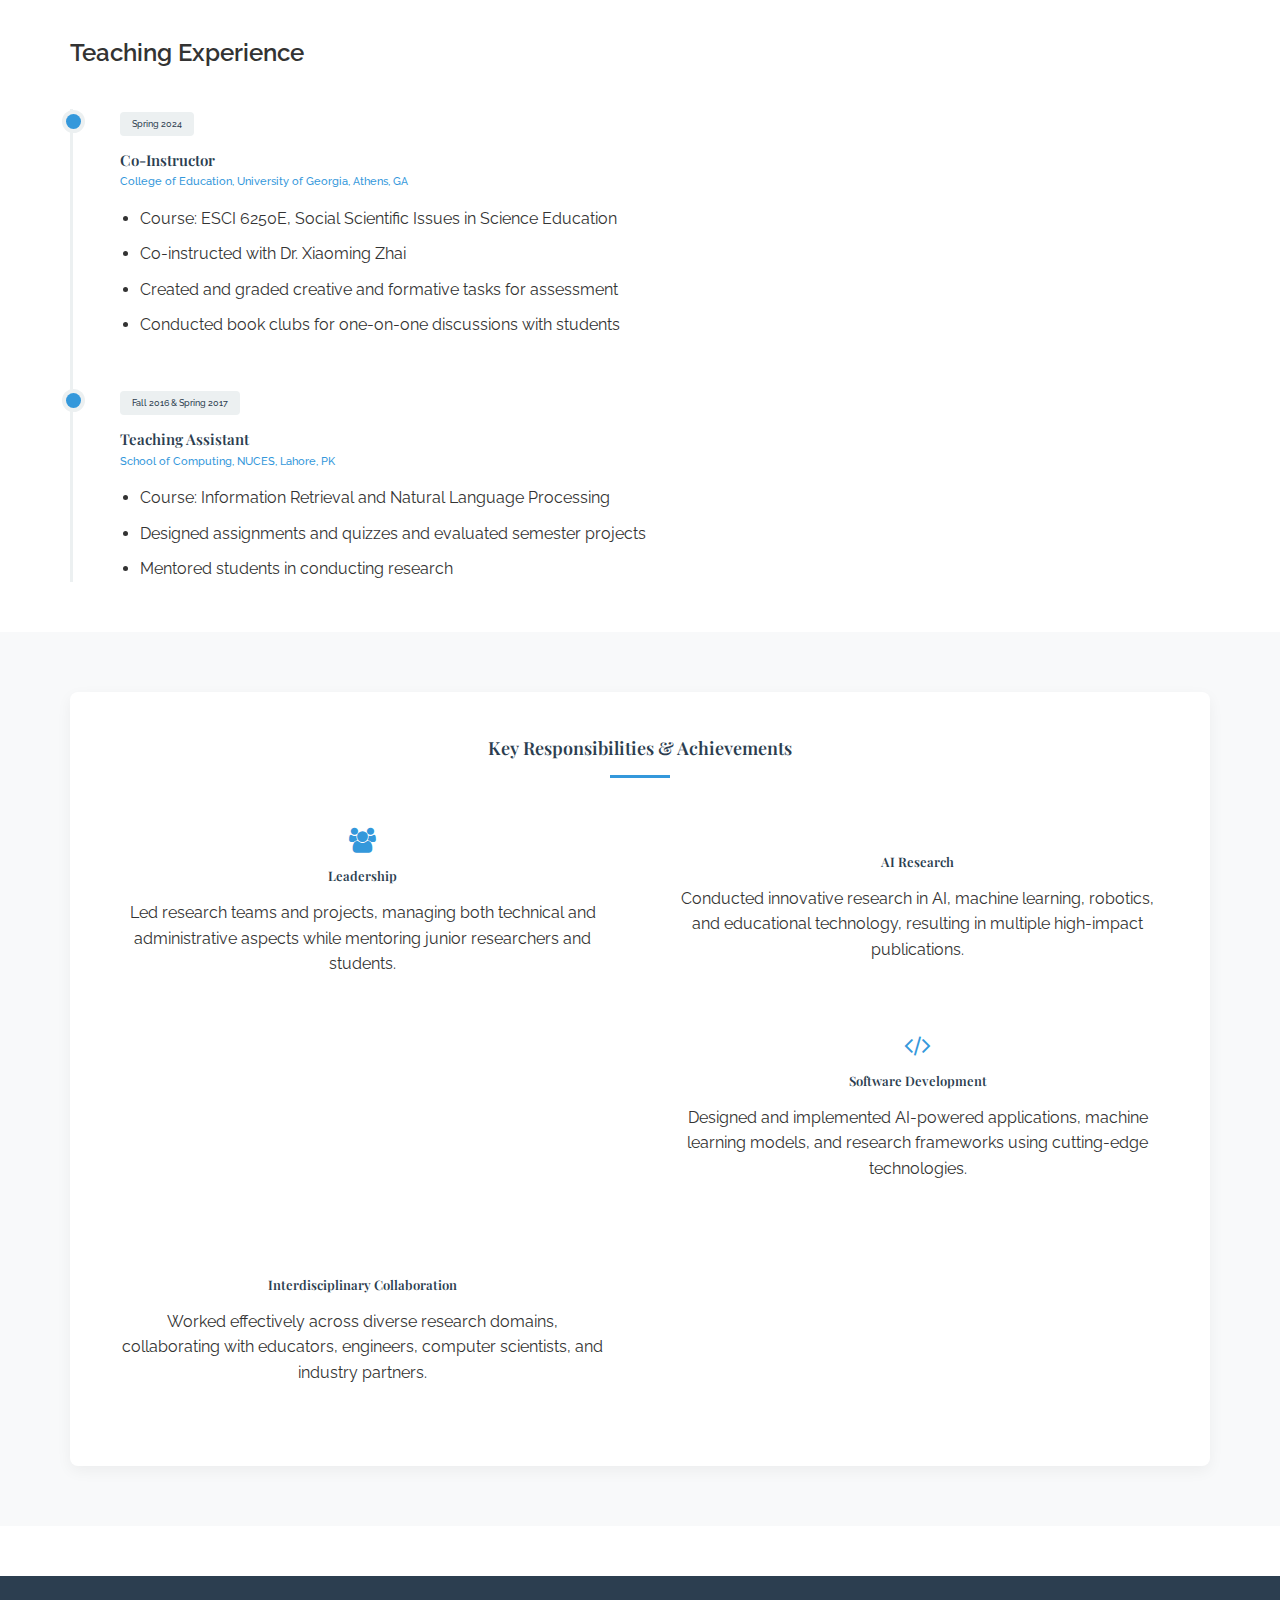
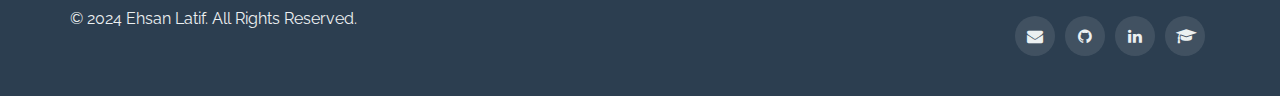
<file: experience.html>
<!DOCTYPE html>
<html lang="en">
<head>
    <meta charset="utf-8">
    <meta http-equiv="X-UA-Compatible" content="IE=edge">
    <meta name="viewport" content="width=device-width, initial-scale=1">
    <title>Experience - Ehsan Latif</title>
    <link rel="shortcut icon" href="favicon.ico" type="image/x-icon">
    <link rel="icon" href="favicon.ico" type="image/x-icon">
    <link href="https://fonts.googleapis.com/css?family=Lato:300,400,700,900" rel="stylesheet">
    <link href="https://fonts.googleapis.com/css2?family=Playfair+Display:ital,wght@0,400;0,600;0,700;1,400;1,600;1,700&display=swap" rel="stylesheet">
    <link href="https://fonts.googleapis.com/css2?family=Raleway:wght@200;300;400;500&display=swap" rel="stylesheet">
    <link rel="stylesheet" href="libs/font-awesome/css/font-awesome.min.css">
    <link href="css/bootstrap.min.css" rel="stylesheet">
    <link href="css/styles.css" rel="stylesheet">
    <link href="css/modern.css" rel="stylesheet">
</head>

<body>
    <header class="fixed-header">
        <div class="container">
            <div class="header-content">
                <div class="logo">
                    <h1>Ehsan Latif</h1>
                </div>
                <nav class="main-nav">
                    <ul>
                        <li><a href="index.html">Home</a></li>
                        <li><a href="about.html">About</a></li>
                        <li><a href="experience.html" class="active">Experience</a></li>
                        <li><a href="education.html">Education</a></li>
                        <li><a href="projects.html">Projects</a></li>
                        <li><a href="publications.html">Publications</a></li>
                        <li><a href="news.html">News</a></li>
                        <li><a href="contact.html">Contact</a></li>
                    </ul>
                </nav>
                <div class="menu-toggle">
                    <i class="fa fa-bars"></i>
                </div>
            </div>
        </div>
    </header>

    <main>
        <section class="page-header">
            <div class="container">
                <h1 class="page-title">Professional Experience</h1>
            </div>
        </section>

        <section class="experience-section">
            <div class="container">
                <div class="timeline">
                    <div class="timeline-item">
                        <div class="timeline-marker"></div>
                        <div class="timeline-content">
                            <div class="timeline-date">September 2023 – Present</div>
                            <div class="timeline-info">
                                <h3>Postdoctoral Research Associate</h3>
                                <h4>AI4STEM Education Center, University of Georgia, Athens, GA</h4>
                                <div class="timeline-description">
                                    <ul>
                                        <li>Working on an NSF-funded project on designing automatic assessment items and rubrics and training machine learning models for automatic scoring.</li>
                                        <li>Investigating the use of large language models for the educational domain.</li>
                                        <li>Leading a team of graduate and undergraduate students on tasks such as online platform development, knowledge distillation for ML model deployment, and conducting professional development and school survey sessions.</li>
                                    </ul>
                                </div>
                            </div>
                        </div>
                    </div>

                    <div class="timeline-item">
                        <div class="timeline-marker"></div>
                        <div class="timeline-content">
                            <div class="timeline-date">January 2021 - July 2023</div>
                            <div class="timeline-info">
                                <h3>Graduate Research Assistant</h3>
                                <h4>School of Computing, University of Georgia, Athens, GA</h4>
                                <div class="timeline-description">
                                    <ul>
                                        <li>Conducted research on multi-robot systems to improve localization accuracy, efficient path planning, and exploration in dense and dynamic environments.</li>
                                        <li>Collaborated with eight researchers to conduct impactful research in the robotics domain.</li>
                                    </ul>
                                </div>
                            </div>
                        </div>
                    </div>

                    <div class="timeline-item">
                        <div class="timeline-marker"></div>
                        <div class="timeline-content">
                            <div class="timeline-date">March 2021 – May 2023</div>
                            <div class="timeline-info">
                                <h3>Research Assistant</h3>
                                <h4>College of Education, University of Georgia, Athens, GA</h4>
                                <div class="timeline-description">
                                    <ul>
                                        <li>Developed software solutions for automatic scoring for middle school science education assessments.</li>
                                        <li>Served as a project leader and software developer by delegating development tasks and conducting discussion sessions.</li>
                                        <li>Participated in interdisciplinary research on the application of artificial intelligence in education and trained machine learning models for natural language-based science assessments.</li>
                                    </ul>
                                </div>
                            </div>
                        </div>
                    </div>

                    <div class="timeline-item">
                        <div class="timeline-marker"></div>
                        <div class="timeline-content">
                            <div class="timeline-date">January 2019 – December 2020</div>
                            <div class="timeline-info">
                                <h3>Research Associate</h3>
                                <h4>Lahore University of Management Sciences, Lahore, PK</h4>
                                <div class="timeline-description">
                                    <ul>
                                        <li>Worked at NSG Lab under Dr. Ihsan Ayyub Qazi on a mobile web optimization project.</li>
                                        <li>Collaborate with a team that analyzes mobile web behavior under high memory and processing pressure.</li>
                                    </ul>
                                </div>
                            </div>
                        </div>
                    </div>

                    <div class="timeline-item">
                        <div class="timeline-marker"></div>
                        <div class="timeline-content">
                            <div class="timeline-date">August 2018 – January 2019</div>
                            <div class="timeline-info">
                                <h3>Software Engineer</h3>
                                <h4>Strategic Systems International, Lahore, PK</h4>
                                <div class="timeline-description">
                                    <ul>
                                        <li>Researched building synchronization framework code items, materials, and similar building plans for heterogeneous systems.</li>
                                        <li>Implemented a framework to synchronize data from multiple sources.</li>
                                        <li>Worked with five software engineers focused on researching and developing healthcare systems.</li>
                                    </ul>
                                </div>
                            </div>
                        </div>
                    </div>
                </div>
            </div>
        </section>

        <section class="teaching-experience">
            <div class="container">
                <h2 class="section-title">Teaching Experience</h2>
                <div class="timeline">
                    <div class="timeline-item">
                        <div class="timeline-marker"></div>
                        <div class="timeline-content">
                            <div class="timeline-date">Spring 2024</div>
                            <div class="timeline-info">
                                <h3>Co-Instructor</h3>
                                <h4>College of Education, University of Georgia, Athens, GA</h4>
                                <div class="timeline-description">
                                    <ul>
                                        <li>Course: ESCI 6250E, Social Scientific Issues in Science Education</li>
                                        <li>Co-instructed with Dr. Xiaoming Zhai</li>
                                        <li>Created and graded creative and formative tasks for assessment</li>
                                        <li>Conducted book clubs for one-on-one discussions with students</li>
                                    </ul>
                                </div>
                            </div>
                        </div>
                    </div>

                    <div class="timeline-item">
                        <div class="timeline-marker"></div>
                        <div class="timeline-content">
                            <div class="timeline-date">Fall 2016 & Spring 2017</div>
                            <div class="timeline-info">
                                <h3>Teaching Assistant</h3>
                                <h4>School of Computing, NUCES, Lahore, PK</h4>
                                <div class="timeline-description">
                                    <ul>
                                        <li>Course: Information Retrieval and Natural Language Processing</li>
                                        <li>Designed assignments and quizzes and evaluated semester projects</li>
                                        <li>Mentored students in conducting research</li>
                                    </ul>
                                </div>
                            </div>
                        </div>
                    </div>
                </div>
            </div>
        </section>

        <section class="experience-summary">
            <div class="container">
                <div class="summary-box">
                    <h2>Key Responsibilities & Achievements</h2>
                    <div class="row">
                        <div class="col-md-6">
                            <div class="summary-item">
                                <i class="fa fa-users"></i>
                                <h3>Leadership</h3>
                                <p>Led research teams and projects, managing both technical and administrative aspects while mentoring junior researchers and students.</p>
                            </div>
                        </div>
                        <div class="col-md-6">
                            <div class="summary-item">
                                <i class="fa fa-brain"></i>
                                <h3>AI Research</h3>
                                <p>Conducted innovative research in AI, machine learning, robotics, and educational technology, resulting in multiple high-impact publications.</p>
                            </div>
                        </div>
                        <div class="col-md-6">
                            <div class="summary-item">
                                <i class="fa fa-code"></i>
                                <h3>Software Development</h3>
                                <p>Designed and implemented AI-powered applications, machine learning models, and research frameworks using cutting-edge technologies.</p>
                            </div>
                        </div>
                        <div class="col-md-6">
                            <div class="summary-item">
                                <i class="fa fa-handshake-o"></i>
                                <h3>Interdisciplinary Collaboration</h3>
                                <p>Worked effectively across diverse research domains, collaborating with educators, engineers, computer scientists, and industry partners.</p>
                            </div>
                        </div>
                    </div>
                </div>
            </div>
        </section>
    </main>

    <footer>
        <div class="container">
            <div class="row">
                <div class="col-md-6">
                    <p>&copy; 2024 Ehsan Latif. All Rights Reserved.</p>
                </div>
                <div class="col-md-6">
                    <div class="social-links">
                        <a href="mailto:ehsanlatif000@gmail.com" target="_blank"><i class="fa fa-envelope"></i></a>
                        <a href="https://github.com/ehsanlatif" target="_blank"><i class="fa fa-github"></i></a>
                        <a href="https://linkedin.com/in/ehsan-latif-phd" target="_blank"><i class="fa fa-linkedin"></i></a>
                        <a href="https://scholar.google.com/citations?user=UsrsXx0AAAAJ&hl=en" target="_blank"><i class="fa fa-graduation-cap scholar-icon"></i></a>
                    </div>
                </div>
            </div>
        </div>
    </footer>

    <script src="https://ajax.googleapis.com/ajax/libs/jquery/1.12.4/jquery.min.js"></script>
    <script src="js/scripts.min.js"></script>
    <script src="js/modern.js"></script>
</body>
</html>
</file>
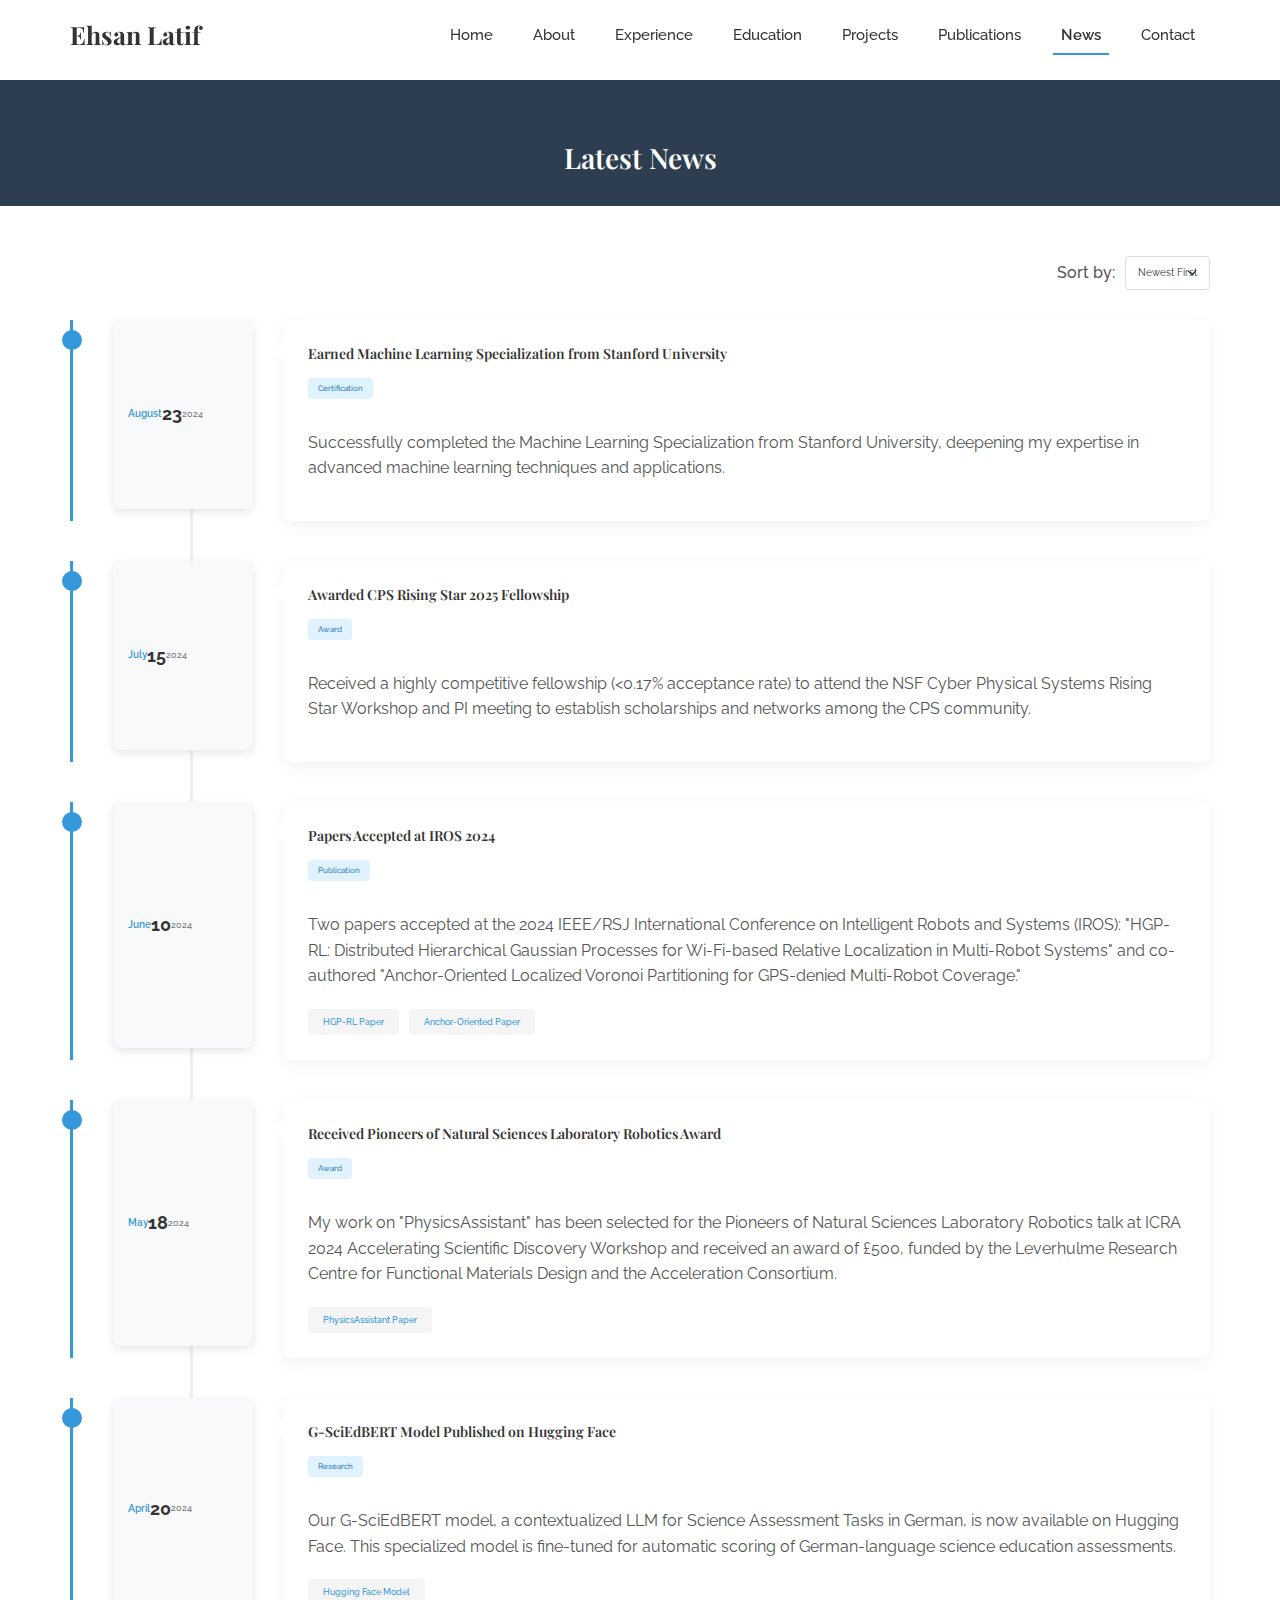
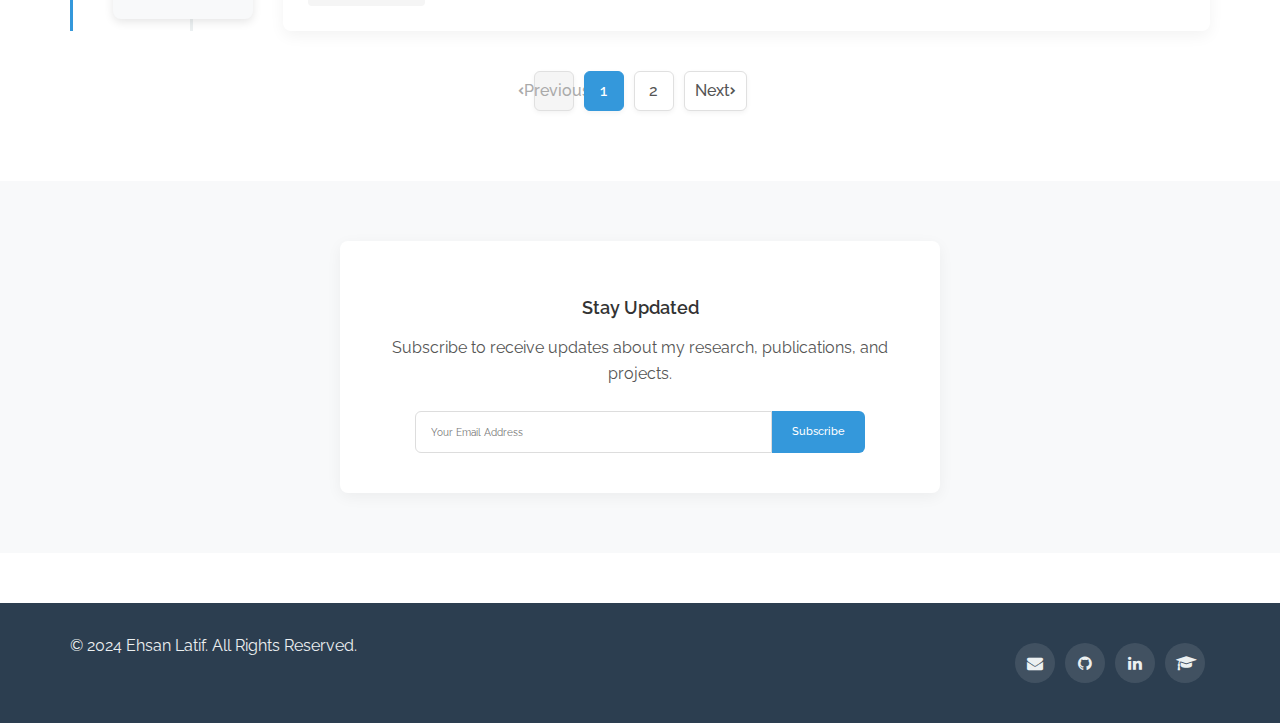
<file: news.html>
<!DOCTYPE html>
<html lang="en">
<head>
    <meta charset="utf-8">
    <meta http-equiv="X-UA-Compatible" content="IE=edge">
    <meta name="viewport" content="width=device-width, initial-scale=1">
    <title>News - Ehsan Latif</title>
    <link rel="shortcut icon" href="favicon.ico" type="image/x-icon">
    <link rel="icon" href="favicon.ico" type="image/x-icon">
    <link href="https://fonts.googleapis.com/css?family=Lato:300,400,700,900" rel="stylesheet">
    <link href="https://fonts.googleapis.com/css2?family=Playfair+Display:ital,wght@0,400;0,600;0,700;1,400;1,600;1,700&display=swap" rel="stylesheet">
    <link href="https://fonts.googleapis.com/css2?family=Raleway:wght@200;300;400;500&display=swap" rel="stylesheet">
    <link rel="stylesheet" href="libs/font-awesome/css/font-awesome.min.css">
    <link href="css/bootstrap.min.css" rel="stylesheet">
    <link href="css/styles.css" rel="stylesheet">
    <link href="css/modern.css" rel="stylesheet">
</head>

<body>
    <header class="fixed-header">
        <div class="container">
            <div class="header-content">
                <div class="logo">
                    <h1>Ehsan Latif</h1>
                </div>
                <nav class="main-nav">
                    <ul>
                        <li><a href="index.html">Home</a></li>
                        <li><a href="about.html">About</a></li>
                        <li><a href="experience.html">Experience</a></li>
                        <li><a href="education.html">Education</a></li>
                        <li><a href="projects.html">Projects</a></li>
                        <li><a href="publications.html">Publications</a></li>
                        <li><a href="news.html" class="active">News</a></li>
                        <li><a href="contact.html">Contact</a></li>
                    </ul>
                </nav>
                <div class="menu-toggle">
                    <i class="fa fa-bars"></i>
                </div>
            </div>
        </div>
    </header>

    <main>
        <section class="page-header">
            <div class="container">
                <h1 class="page-title">Latest News</h1>
            </div>
        </section>

        <section class="news-timeline-section">
            <div class="container">
                <div class="sort-controls">
                    <label for="sort-news">Sort by:</label>
                    <select id="sort-news" class="sort-select">
                        <option value="newest" selected>Newest First</option>
                        <option value="oldest">Oldest First</option>
                    </select>
                </div>
                
                <div class="news-timeline" id="news-container">
                    <!-- Page 1 content -->
                    <div class="news-page" data-page="1">
                        <div class="news-timeline-item">
                            <div class="news-date">
                                <span class="month">August</span>
                                <span class="day">23</span>
                                <span class="year">2024</span>
                            </div>
                            <div class="news-content">
                                <h2>Earned Machine Learning Specialization from Stanford University</h2>
                                <div class="news-category">Certification</div>
                                <p>Successfully completed the Machine Learning Specialization from Stanford University, deepening my expertise in advanced machine learning techniques and applications.</p>
                            </div>
                        </div>

                        <div class="news-timeline-item">
                            <div class="news-date">
                                <span class="month">July</span>
                                <span class="day">15</span>
                                <span class="year">2024</span>
                            </div>
                            <div class="news-content">
                                <h2>Awarded CPS Rising Star 2025 Fellowship</h2>
                                <div class="news-category">Award</div>
                                <p>Received a highly competitive fellowship (<0.17% acceptance rate) to attend the NSF Cyber Physical Systems Rising Star Workshop and PI meeting to establish scholarships and networks among the CPS community.</p>
                            </div>
                        </div>

                        <div class="news-timeline-item">
                            <div class="news-date">
                                <span class="month">June</span>
                                <span class="day">10</span>
                                <span class="year">2024</span>
                            </div>
                            <div class="news-content">
                                <h2>Papers Accepted at IROS 2024</h2>
                                <div class="news-category">Publication</div>
                                <p>Two papers accepted at the 2024 IEEE/RSJ International Conference on Intelligent Robots and Systems (IROS): "HGP-RL: Distributed Hierarchical Gaussian Processes for Wi-Fi-based Relative Localization in Multi-Robot Systems" and co-authored "Anchor-Oriented Localized Voronoi Partitioning for GPS-denied Multi-Robot Coverage."</p>
                                <div class="news-links">
                                    <a href="https://doi.org/10.1109/IROS58592.2024.10802653" target="_blank" class="news-link">HGP-RL Paper</a>
                                    <a href="https://doi.org/10.1109/IROS58592.2024.10802222" target="_blank" class="news-link">Anchor-Oriented Paper</a>
                                </div>
                            </div>
                        </div>

                        <div class="news-timeline-item">
                            <div class="news-date">
                                <span class="month">May</span>
                                <span class="day">18</span>
                                <span class="year">2024</span>
                            </div>
                            <div class="news-content">
                                <h2>Received Pioneers of Natural Sciences Laboratory Robotics Award</h2>
                                <div class="news-category">Award</div>
                                <p>My work on "PhysicsAssistant" has been selected for the Pioneers of Natural Sciences Laboratory Robotics talk at ICRA 2024 Accelerating Scientific Discovery Workshop and received an award of £500, funded by the Leverhulme Research Centre for Functional Materials Design and the Acceleration Consortium.</p>
                                <div class="news-links">
                                    <a href="https://doi.org/10.1109/RO-MAN60168.2024.10731312" target="_blank" class="news-link">PhysicsAssistant Paper</a>
                                </div>
                            </div>
                        </div>

                        <div class="news-timeline-item">
                            <div class="news-date">
                                <span class="month">April</span>
                                <span class="day">20</span>
                                <span class="year">2024</span>
                            </div>
                            <div class="news-content">
                                <h2>G-SciEdBERT Model Published on Hugging Face</h2>
                                <div class="news-category">Research</div>
                                <p>Our G-SciEdBERT model, a contextualized LLM for Science Assessment Tasks in German, is now available on Hugging Face. This specialized model is fine-tuned for automatic scoring of German-language science education assessments.</p>
                                <div class="news-links">
                                    <a href="https://huggingface.co/ai4stem-uga/G-SciEdBERT" target="_blank" class="news-link">Hugging Face Model</a>
                                </div>
                            </div>
                        </div>
                    </div>
                    
                    <!-- Page 2 content -->
                    <div class="news-page" data-page="2" style="display: none;">
                        <div class="news-timeline-item">
                            <div class="news-date">
                                <span class="month">March</span>
                                <span class="day">15</span>
                                <span class="year">2024</span>
                            </div>
                            <div class="news-content">
                                <h2>Paper on ChatGPT Fine-tuning Published</h2>
                                <div class="news-category">Publication</div>
                                <p>Our research on fine-tuning ChatGPT for automatic scoring of educational assessments has been published in Computers and Education: Artificial Intelligence. This work demonstrates significant improvements in scoring accuracy by using specialized fine-tuning techniques.</p>
                                <div class="news-links">
                                    <a href="https://doi.org/10.1016/j.caeai.2024.100210" target="_blank" class="news-link">Read the Paper</a>
                                </div>
                            </div>
                        </div>

                        <div class="news-timeline-item">
                            <div class="news-date">
                                <span class="month">February</span>
                                <span class="day">10</span>
                                <span class="year">2024</span>
                            </div>
                            <div class="news-content">
                                <h2>Appointed as Guest Editor for International Journal of Science Education Special Issue</h2>
                                <div class="news-category">Academic Service</div>
                                <p>Selected to serve as a Guest Editor for a special issue titled "The Game-Changer: Generative Artificial Intelligence for Science Education and Research" in the International Journal of Science Education.</p>
                            </div>
                        </div>

                        <div class="news-timeline-item">
                            <div class="news-date">
                                <span class="month">January</span>
                                <span class="day">12</span>
                                <span class="year">2024</span>
                            </div>
                            <div class="news-content">
                                <h2>PhD Dissertation Nominated for Distinguished Dissertation Award</h2>
                                <div class="news-category">Award</div>
                                <p>My PhD dissertation has been nominated by the University of Georgia for the 2024 CGS/ProQuest Distinguished Dissertation Award based on the quality and impact of my work in the field of computer science and robotics.</p>
                            </div>
                        </div>

                        <div class="news-timeline-item">
                            <div class="news-date">
                                <span class="month">December</span>
                                <span class="day">10</span>
                                <span class="year">2023</span>
                            </div>
                            <div class="news-content">
                                <h2>AI Gender Bias Research Preprint Released</h2>
                                <div class="news-category">Research</div>
                                <p>Released a preprint of our research paper "AI Gender Bias, Disparities, and Fairness: Does Training Data Matter?" exploring important ethical considerations in AI development.</p>
                                <div class="news-links">
                                    <a href="https://arxiv.org/abs/2312.10833" target="_blank" class="news-link">Read the Preprint</a>
                                </div>
                            </div>
                        </div>

                        <div class="news-timeline-item">
                            <div class="news-date">
                                <span class="month">November</span>
                                <span class="day">15</span>
                                <span class="year">2023</span>
                            </div>
                            <div class="news-content">
                                <h2>Paper Published in Algorithms Journal</h2>
                                <div class="news-category">Publication</div>
                                <p>Our paper "On the Intersection of Computational Geometry Algorithms with Mobile Robot Path Planning" has been published in the journal Algorithms.</p>
                                <div class="news-links">
                                    <a href="https://doi.org/10.3390/a16110498" target="_blank" class="news-link">Read the Paper</a>
                                </div>
                            </div>
                        </div>
                    </div>
                </div>
                
                <!-- Pagination -->
                <ul class="pagination" id="news-pagination">
                    <li class="pagination-prev disabled"><span><i class="fa fa-chevron-left"></i> Previous</span></li>
                    <li class="active"><span>1</span></li>
                    <li><a href="#" data-page="2">2</a></li>
                    <li class="pagination-next"><a href="#" data-page="2">Next <i class="fa fa-chevron-right"></i></a></li>
                </ul>
            </div>
        </section>

        <section class="subscribe-section">
            <div class="container">
                <div class="subscribe-box">
                    <h2>Stay Updated</h2>
                    <p>Subscribe to receive updates about my research, publications, and projects.</p>
                    <form class="subscribe-form">
                        <input type="email" placeholder="Your Email Address" required>
                        <button type="submit" class="btn btn-primary">Subscribe</button>
                    </form>
                </div>
            </div>
        </section>
    </main>

    <footer>
        <div class="container">
            <div class="row">
                <div class="col-md-6">
                    <p>&copy; 2024 Ehsan Latif. All Rights Reserved.</p>
                </div>
                <div class="col-md-6">
                    <div class="social-links">
                        <a href="mailto:ehsanlatif000@gmail.com" target="_blank"><i class="fa fa-envelope"></i></a>
                        <a href="https://github.com/ehsanlatif" target="_blank"><i class="fa fa-github"></i></a>
                        <a href="https://linkedin.com/in/ehsan-latif-phd" target="_blank"><i class="fa fa-linkedin"></i></a>
                        <a href="https://scholar.google.com/citations?user=UsrsXx0AAAAJ&hl=en" target="_blank"><i class="fa fa-graduation-cap scholar-icon"></i></a>
                    </div>
                </div>
            </div>
        </div>
    </footer>

    <script src="https://ajax.googleapis.com/ajax/libs/jquery/1.12.4/jquery.min.js"></script>
    <script src="js/scripts.min.js"></script>
    <script src="js/modern.js"></script>
    <script>
        $(document).ready(function() {
            // Pagination functionality
            $('#news-pagination a').on('click', function(e) {
                e.preventDefault();
                var targetPage = $(this).data('page');
                
                // Hide all pages
                $('.news-page').hide();
                
                // Show target page
                $('.news-page[data-page="' + targetPage + '"]').show();
                
                // Update pagination active state
                $('#news-pagination li').removeClass('active');
                $('#news-pagination li').removeClass('disabled');
                
                // Set active page
                $('#news-pagination li a[data-page="' + targetPage + '"]').parent().addClass('active');
                
                // Update prev/next buttons
                if (targetPage == 1) {
                    $('.pagination-prev').addClass('disabled');
                    $('.pagination-prev span').show();
                    $('.pagination-prev a').hide();
                } else {
                    $('.pagination-prev').removeClass('disabled');
                    $('.pagination-prev span').hide();
                    $('.pagination-prev a').show().data('page', targetPage - 1);
                }
                
                var totalPages = 2; // Update this if you add more pages
                if (targetPage == totalPages) {
                    $('.pagination-next').addClass('disabled');
                    $('.pagination-next span').show();
                    $('.pagination-next a').hide();
                } else {
                    $('.pagination-next').removeClass('disabled');
                    $('.pagination-next span').hide();
                    $('.pagination-next a').show().data('page', targetPage + 1);
                }
            });
            
            // Sorting functionality
            $('#sort-news').on('change', function() {
                var sortOrder = $(this).val();
                var $newsContainer = $('#news-container');
                
                if (sortOrder === 'oldest') {
                    // Reorder for oldest first
                    var $pages = $newsContainer.find('.news-page').detach();
                    $pages.each(function() {
                        var $page = $(this);
                        var $items = $page.find('.news-timeline-item').detach();
                        $items.sort(function(a, b) {
                            var dateA = new Date($(a).find('.month').text() + ' ' + 
                                              $(a).find('.day').text() + ', ' + 
                                              $(a).find('.year').text());
                            var dateB = new Date($(b).find('.month').text() + ' ' + 
                                              $(b).find('.day').text() + ', ' + 
                                              $(b).find('.year').text());
                            return dateA - dateB;
                        });
                        $page.append($items);
                    });
                    $newsContainer.append($pages);
                } else {
                    // Reorder for newest first
                    var $pages = $newsContainer.find('.news-page').detach();
                    $pages.each(function() {
                        var $page = $(this);
                        var $items = $page.find('.news-timeline-item').detach();
                        $items.sort(function(a, b) {
                            var dateA = new Date($(a).find('.month').text() + ' ' + 
                                              $(a).find('.day').text() + ', ' + 
                                              $(a).find('.year').text());
                            var dateB = new Date($(b).find('.month').text() + ' ' + 
                                              $(b).find('.day').text() + ', ' + 
                                              $(b).find('.year').text());
                            return dateB - dateA;
                        });
                        $page.append($items);
                    });
                    $newsContainer.append($pages);
                }
                
                // Reset to first page
                $('#news-pagination a[data-page="1"]').click();
            });
            
            // Initialize with newest first (default)
            $('#sort-news').trigger('change');
        });
    </script>
</body>
</html>
</file>
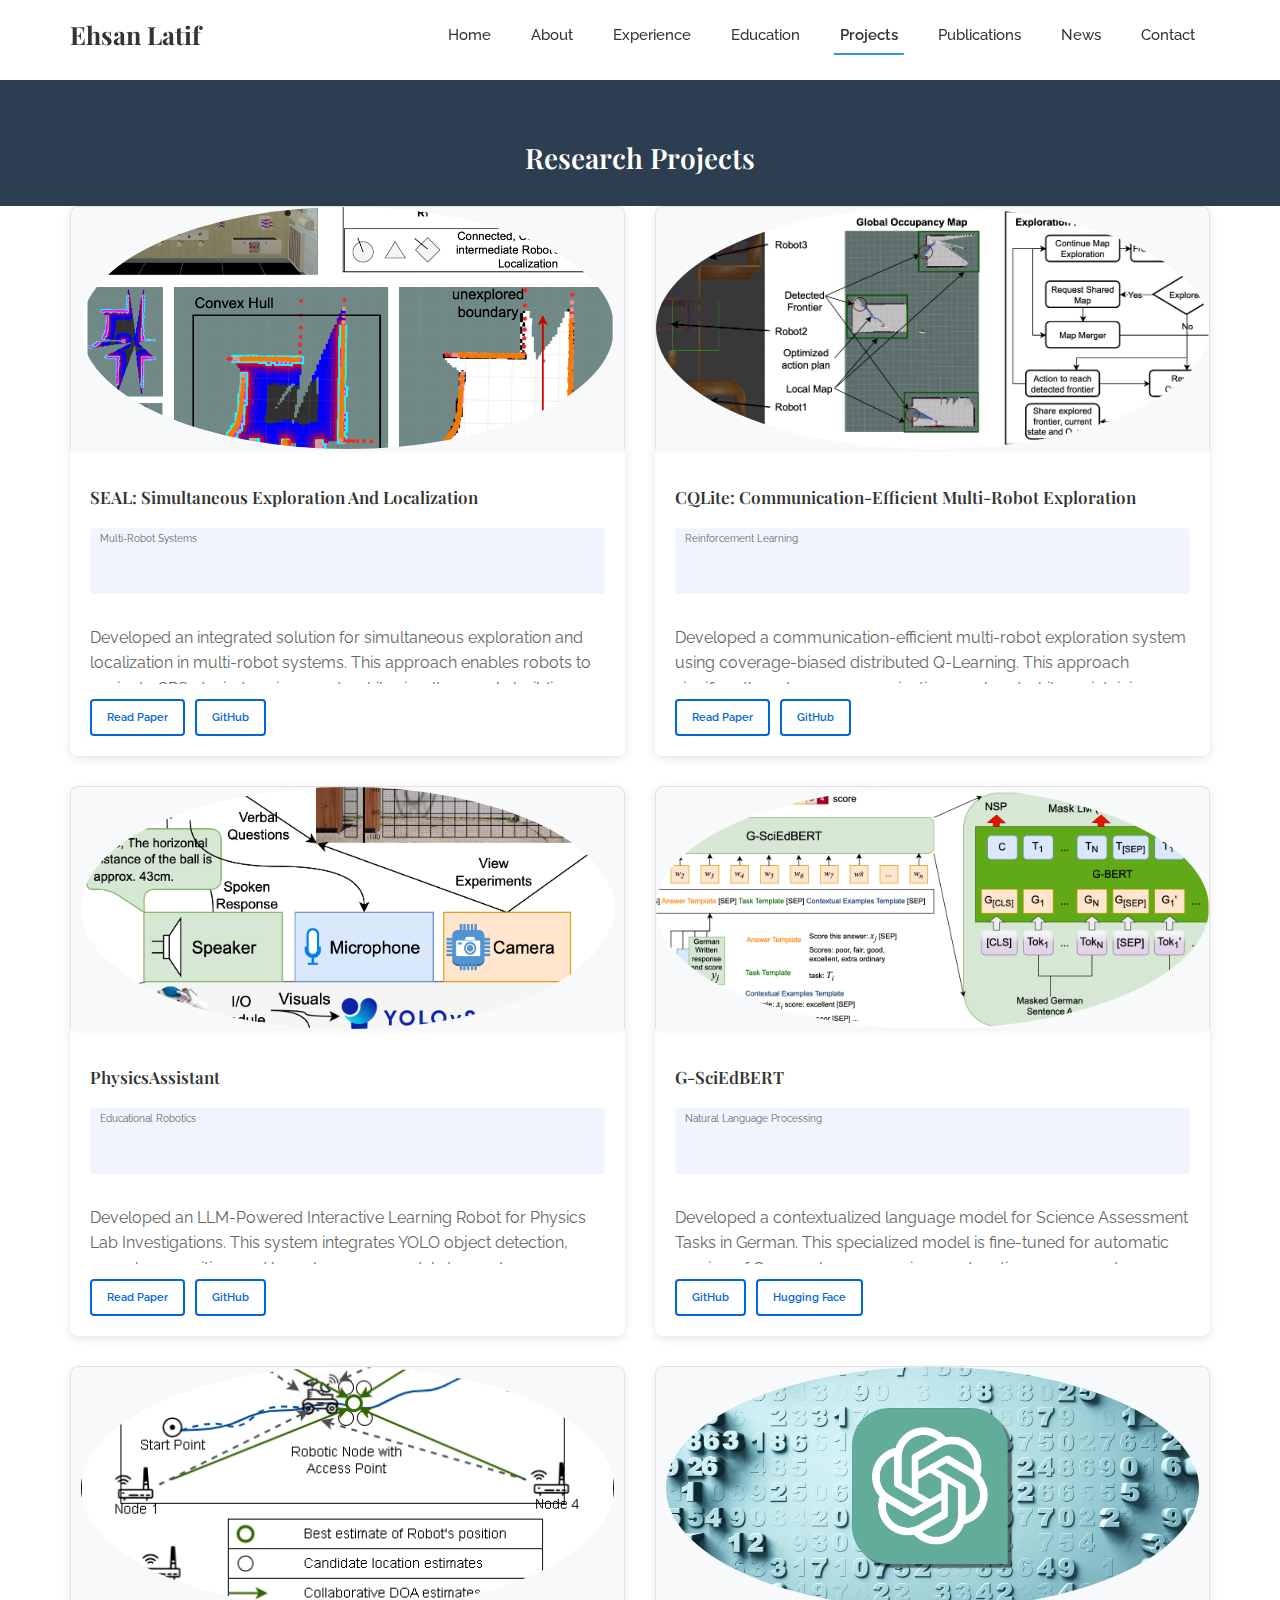
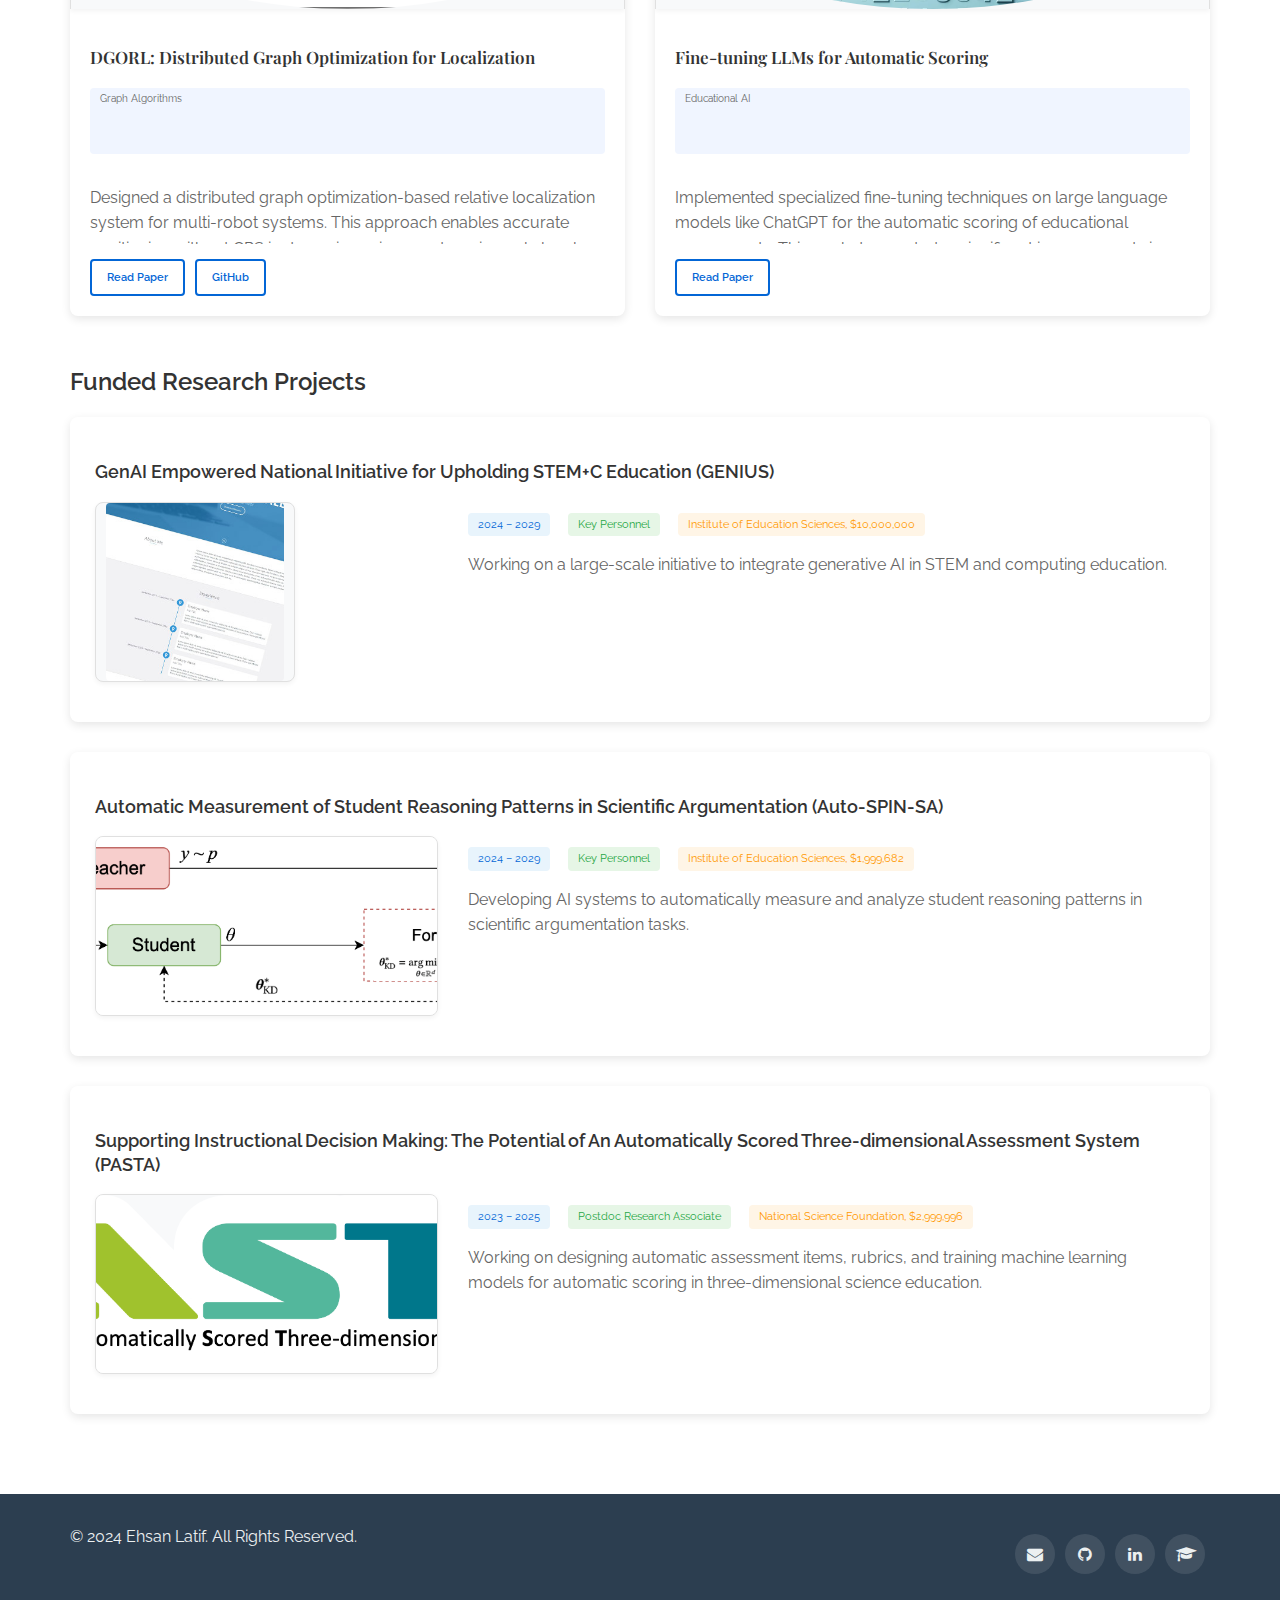
<file: projects.html>
<!DOCTYPE html>
<html lang="en">
<head>
    <meta charset="utf-8">
    <meta http-equiv="X-UA-Compatible" content="IE=edge">
    <meta name="viewport" content="width=device-width, initial-scale=1">
    <title>Projects - Ehsan Latif</title>
    <link rel="shortcut icon" href="favicon.ico" type="image/x-icon">
    <link rel="icon" href="favicon.ico" type="image/x-icon">
    <link href="https://fonts.googleapis.com/css?family=Lato:300,400,700,900" rel="stylesheet">
    <link href="https://fonts.googleapis.com/css2?family=Playfair+Display:ital,wght@0,400;0,600;0,700;1,400;1,600;1,700&display=swap" rel="stylesheet">
    <link href="https://fonts.googleapis.com/css2?family=Raleway:wght@200;300;400;500&display=swap" rel="stylesheet">
    <link rel="stylesheet" href="libs/font-awesome/css/font-awesome.min.css">
    <link href="css/bootstrap.min.css" rel="stylesheet">
    <link href="css/styles.css" rel="stylesheet">
    <link href="css/modern.css" rel="stylesheet">
</head>

<body>
    <header class="fixed-header">
        <div class="container">
            <div class="header-content">
                <div class="logo">
                    <h1>Ehsan Latif</h1>
                </div>
                <nav class="main-nav">
                    <ul>
                        <li><a href="index.html">Home</a></li>
                        <li><a href="about.html">About</a></li>
                        <li><a href="experience.html">Experience</a></li>
                        <li><a href="education.html">Education</a></li>
                        <li><a href="projects.html" class="active">Projects</a></li>
                        <li><a href="publications.html">Publications</a></li>
                        <li><a href="news.html">News</a></li>
                        <li><a href="contact.html">Contact</a></li>
                    </ul>
                </nav>
                <div class="menu-toggle">
                    <i class="fa fa-bars"></i>
                </div>
            </div>
        </div>
    </header>

    <main>
        <section class="page-header">
            <div class="container">
                <h1 class="page-title">Research Projects</h1>
            </div>
        </section>

        <section class="projects-section">
            <div class="container">
                <div class="row">
                    <div class="col-md-6">
                        <div class="project-item">
                            <div class="project-image">
                                <img src="images/seal_overview.png" alt="SEAL Project">
                            </div>
                            <div class="project-content">
                                <h3>SEAL: Simultaneous Exploration And Localization</h3>
                                <p class="project-category">Multi-Robot Systems</p>
                                <p>Developed an integrated solution for simultaneous exploration and localization in multi-robot systems. This approach enables robots to navigate GPS-denied environments while simultaneously building maps and maintaining accurate relative positions.</p>
                                <div class="project-links">
                                    <a href="https://doi.org/10.1109/IROS55552.2023.10342157" target="_blank" class="btn btn-outline">Read Paper</a>
                                    <a href="https://github.com/herolab-uga/SEAL" target="_blank" class="btn btn-outline">GitHub</a>
                                </div>
                            </div>
                        </div>
                    </div>
                    
                    <div class="col-md-6">
                        <div class="project-item">
                            <div class="project-image">
                                <img src="images/CQLite-overview.png" alt="CQLite Project">
                            </div>
                            <div class="project-content">
                                <h3>CQLite: Communication-Efficient Multi-Robot Exploration</h3>
                                <p class="project-category">Reinforcement Learning</p>
                                <p>Developed a communication-efficient multi-robot exploration system using coverage-biased distributed Q-Learning. This approach significantly reduces communication overhead while maintaining exploration efficiency in complex environments.</p>
                                <div class="project-links">
                                    <a href="https://doi.org/10.1109/LRA.2024.3358095" target="_blank" class="btn btn-outline">Read Paper</a>
                                    <a href="https://github.com/herolab-uga/cqlite" target="_blank" class="btn btn-outline">GitHub</a>
                                </div>
                            </div>
                        </div>
                    </div>
                    
                    <div class="col-md-6">
                        <div class="project-item">
                            <div class="project-image">
                                <img src="images/PhysicsAssistant_overview.png" alt="PhysicsAssistant Project">
                            </div>
                            <div class="project-content">
                                <h3>PhysicsAssistant</h3>
                                <p class="project-category">Educational Robotics</p>
                                <p>Developed an LLM-Powered Interactive Learning Robot for Physics Lab Investigations. This system integrates YOLO object detection, speech recognition, and large language models to create an interactive learning experience for students in physics laboratories.</p>
                                <div class="project-links">
                                    <a href="https://doi.org/10.1109/RO-MAN60168.2024.10731312" target="_blank" class="btn btn-outline">Read Paper</a>
                                    <a href="https://github.com/ehsanlatif/PhysicsAssistant" target="_blank" class="btn btn-outline">GitHub</a>
                                </div>
                            </div>
                        </div>
                    </div>
                    
                    <div class="col-md-6">
                        <div class="project-item">
                            <div class="project-image">
                                <img src="images/G-SciEdBERT_architecture.png" alt="G-SciEdBERT Project">
                            </div>
                            <div class="project-content">
                                <h3>G-SciEdBERT</h3>
                                <p class="project-category">Natural Language Processing</p>
                                <p>Developed a contextualized language model for Science Assessment Tasks in German. This specialized model is fine-tuned for automatic scoring of German-language science education assessments, providing a valuable tool for educators and researchers.</p>
                                <div class="project-links">
                                    <a href="https://github.com/ehsanlatif/G-SciEdBERT" target="_blank" class="btn btn-outline">GitHub</a>
                                    <a href="https://huggingface.co/ai4stem-uga/G-SciEdBERT" target="_blank" class="btn btn-outline">Hugging Face</a>
                                </div>
                            </div>
                        </div>
                    </div>
                    
                    <div class="col-md-6">
                        <div class="project-item">
                            <div class="project-image">
                                <img src="images/CDOA_overview.png" alt="DGORL Project">
                            </div>
                            <div class="project-content">
                                <h3>DGORL: Distributed Graph Optimization for Localization</h3>
                                <p class="project-category">Graph Algorithms</p>
                                <p>Designed a distributed graph optimization-based relative localization system for multi-robot systems. This approach enables accurate positioning without GPS in dynamic environments, using only local communications between robots.</p>
                                <div class="project-links">
                                    <a href="https://doi.org/10.1007/978-3-031-51497-5_18" target="_blank" class="btn btn-outline">Read Paper</a>
                                    <a href="https://github.com/herolab-uga/DGORL" target="_blank" class="btn btn-outline">GitHub</a>
                                </div>
                            </div>
                        </div>
                    </div>
                    
                    <div class="col-md-6">
                        <div class="project-item">
                            <div class="project-image">
                                <img src="images/ChatGPT-fine-tuning.png" alt="Automatic Scoring Project">
                            </div>
                            <div class="project-content">
                                <h3>Fine-tuning LLMs for Automatic Scoring</h3>
                                <p class="project-category">Educational AI</p>
                                <p>Implemented specialized fine-tuning techniques on large language models like ChatGPT for the automatic scoring of educational assessments. This work demonstrates significant improvements in scoring accuracy, outperforming traditional approaches.</p>
                                <div class="project-links">
                                    <a href="https://doi.org/10.1016/j.caeai.2024.100210" target="_blank" class="btn btn-outline">Read Paper</a>
                                </div>
                            </div>
                        </div>
                    </div>
                </div>
            </div>
        </section>

        <section class="funded-projects">
            <div class="container">
                <h2 class="section-title">Funded Research Projects</h2>
                <div class="funded-projects-list">
                    <div class="funded-project-item">
                        <h3>GenAI Empowered National Initiative for Upholding STEM+C Education (GENIUS)</h3>
                        <div class="row">
                            <div class="col-md-4">
                                <div class="project-image">
                                    <img src="images/project.jpg" alt="GENIUS Project">
                                </div>
                            </div>
                            <div class="col-md-8">
                                <p class="project-details">
                                    <span class="period">2024 – 2029</span>
                                    <span class="role">Key Personnel</span>
                                    <span class="funding">Institute of Education Sciences, $10,000,000</span>
                                </p>
                                <p class="project-description">Working on a large-scale initiative to integrate generative AI in STEM and computing education.</p>
                            </div>
                        </div>
                    </div>
                    
                    <div class="funded-project-item">
                        <h3>Automatic Measurement of Student Reasoning Patterns in Scientific Argumentation (Auto-SPIN-SA)</h3>
                        <div class="row">
                            <div class="col-md-4">
                                <div class="project-image">
                                    <img src="images/KD_architecture.png" alt="Auto-SPIN-SA Project">
                                </div>
                            </div>
                            <div class="col-md-8">
                                <p class="project-details">
                                    <span class="period">2024 – 2029</span>
                                    <span class="role">Key Personnel</span>
                                    <span class="funding">Institute of Education Sciences, $1,999,682</span>
                                </p>
                                <p class="project-description">Developing AI systems to automatically measure and analyze student reasoning patterns in scientific argumentation tasks.</p>
                            </div>
                        </div>
                    </div>
                    
                    <div class="funded-project-item">
                        <h3>Supporting Instructional Decision Making: The Potential of An Automatically Scored Three-dimensional Assessment System (PASTA)</h3>
                        <div class="row">
                            <div class="col-md-4">
                                <div class="project-image">
                                    <img src="images/PASTA.png" alt="PASTA Project">
                                </div>
                            </div>
                            <div class="col-md-8">
                                <p class="project-details">
                                    <span class="period">2023 – 2025</span>
                                    <span class="role">Postdoc Research Associate</span>
                                    <span class="funding">National Science Foundation, $2,999,996</span>
                                </p>
                                <p class="project-description">Working on designing automatic assessment items, rubrics, and training machine learning models for automatic scoring in three-dimensional science education.</p>
                            </div>
                        </div>
                    </div>
                </div>
            </div>
        </section>
    </main>

    <footer>
        <div class="container">
            <div class="row">
                <div class="col-md-6">
                    <p>&copy; 2024 Ehsan Latif. All Rights Reserved.</p>
                </div>
                <div class="col-md-6">
                    <div class="social-links">
                        <a href="mailto:ehsanlatif000@gmail.com" target="_blank"><i class="fa fa-envelope"></i></a>
                        <a href="https://github.com/ehsanlatif" target="_blank"><i class="fa fa-github"></i></a>
                        <a href="https://linkedin.com/in/ehsan-latif-phd" target="_blank"><i class="fa fa-linkedin"></i></a>
                        <a href="https://scholar.google.com/citations?user=UsrsXx0AAAAJ&hl=en" target="_blank"><i class="fa fa-graduation-cap scholar-icon"></i></a>
                    </div>
                </div>
            </div>
        </div>
    </footer>

    <script src="https://ajax.googleapis.com/ajax/libs/jquery/1.12.4/jquery.min.js"></script>
    <script src="js/scripts.min.js"></script>
    <script src="js/modern.js"></script>
</body>
</html>
</file>
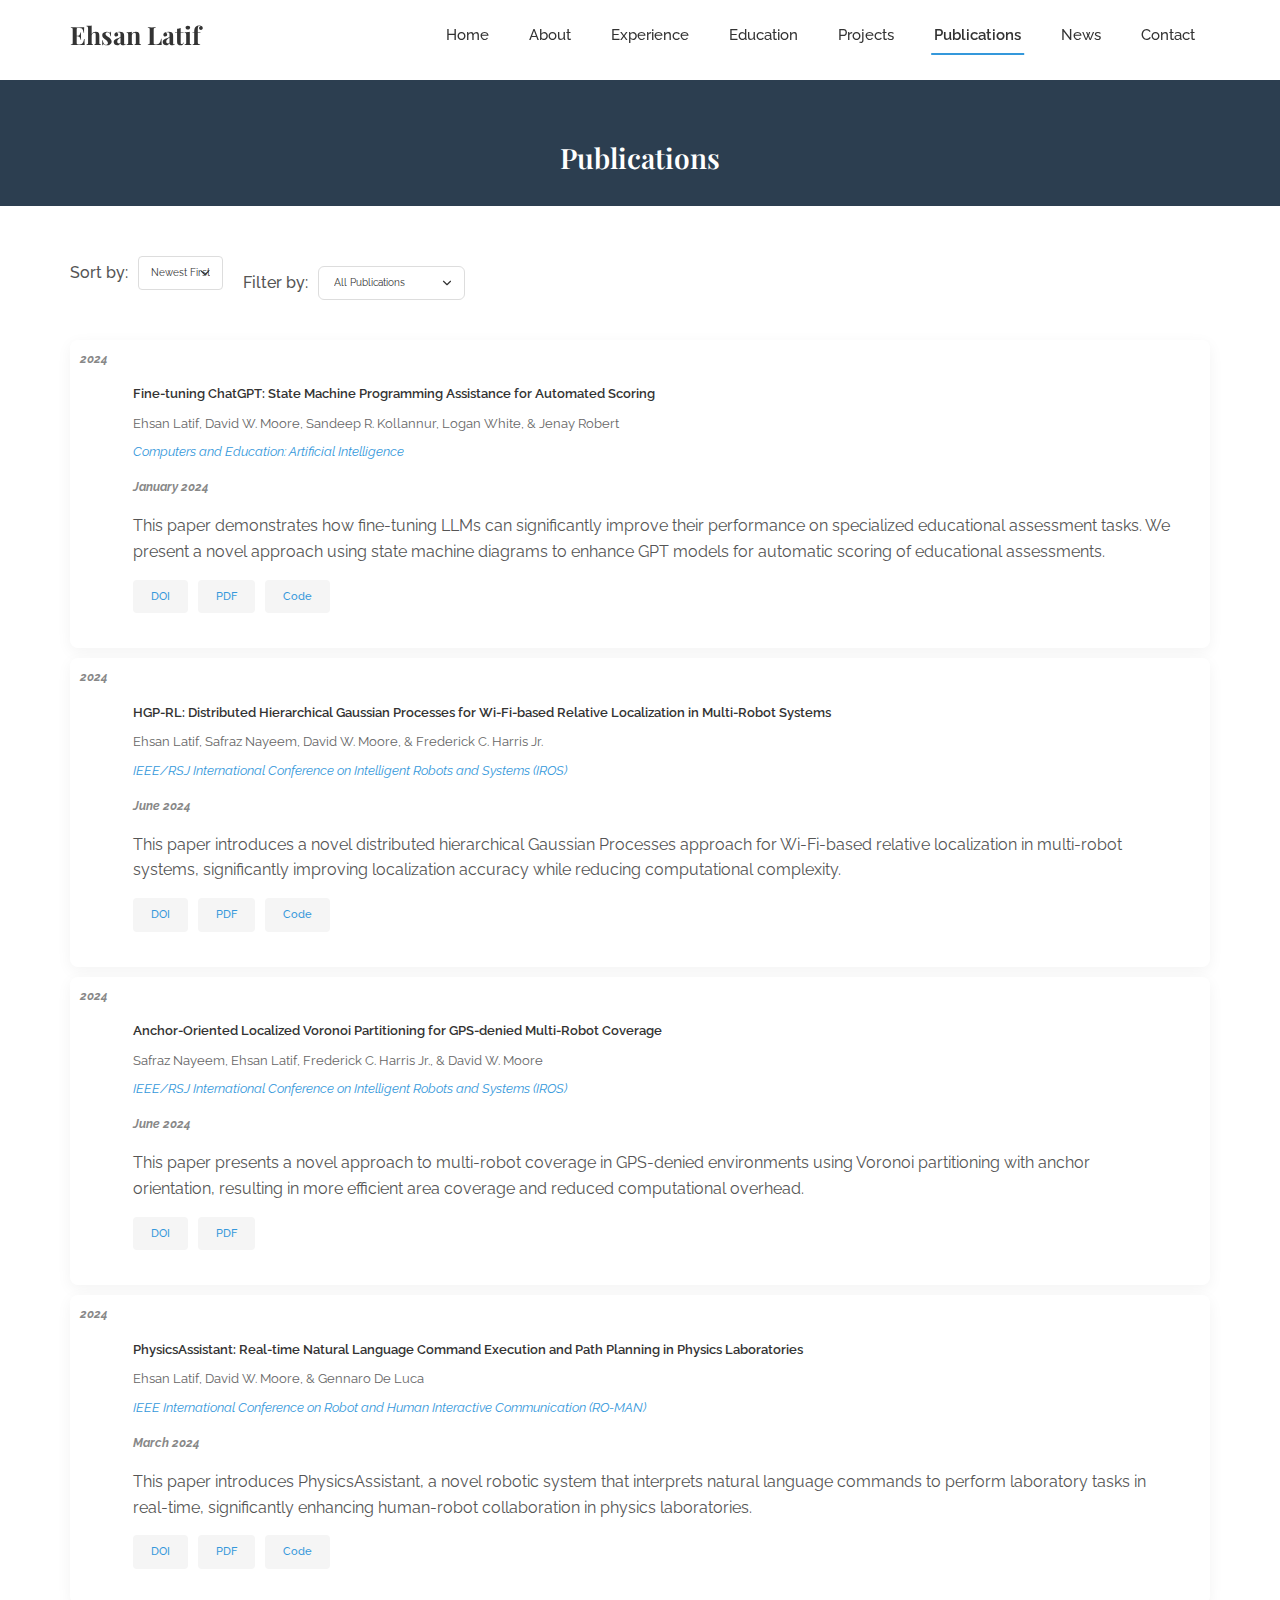
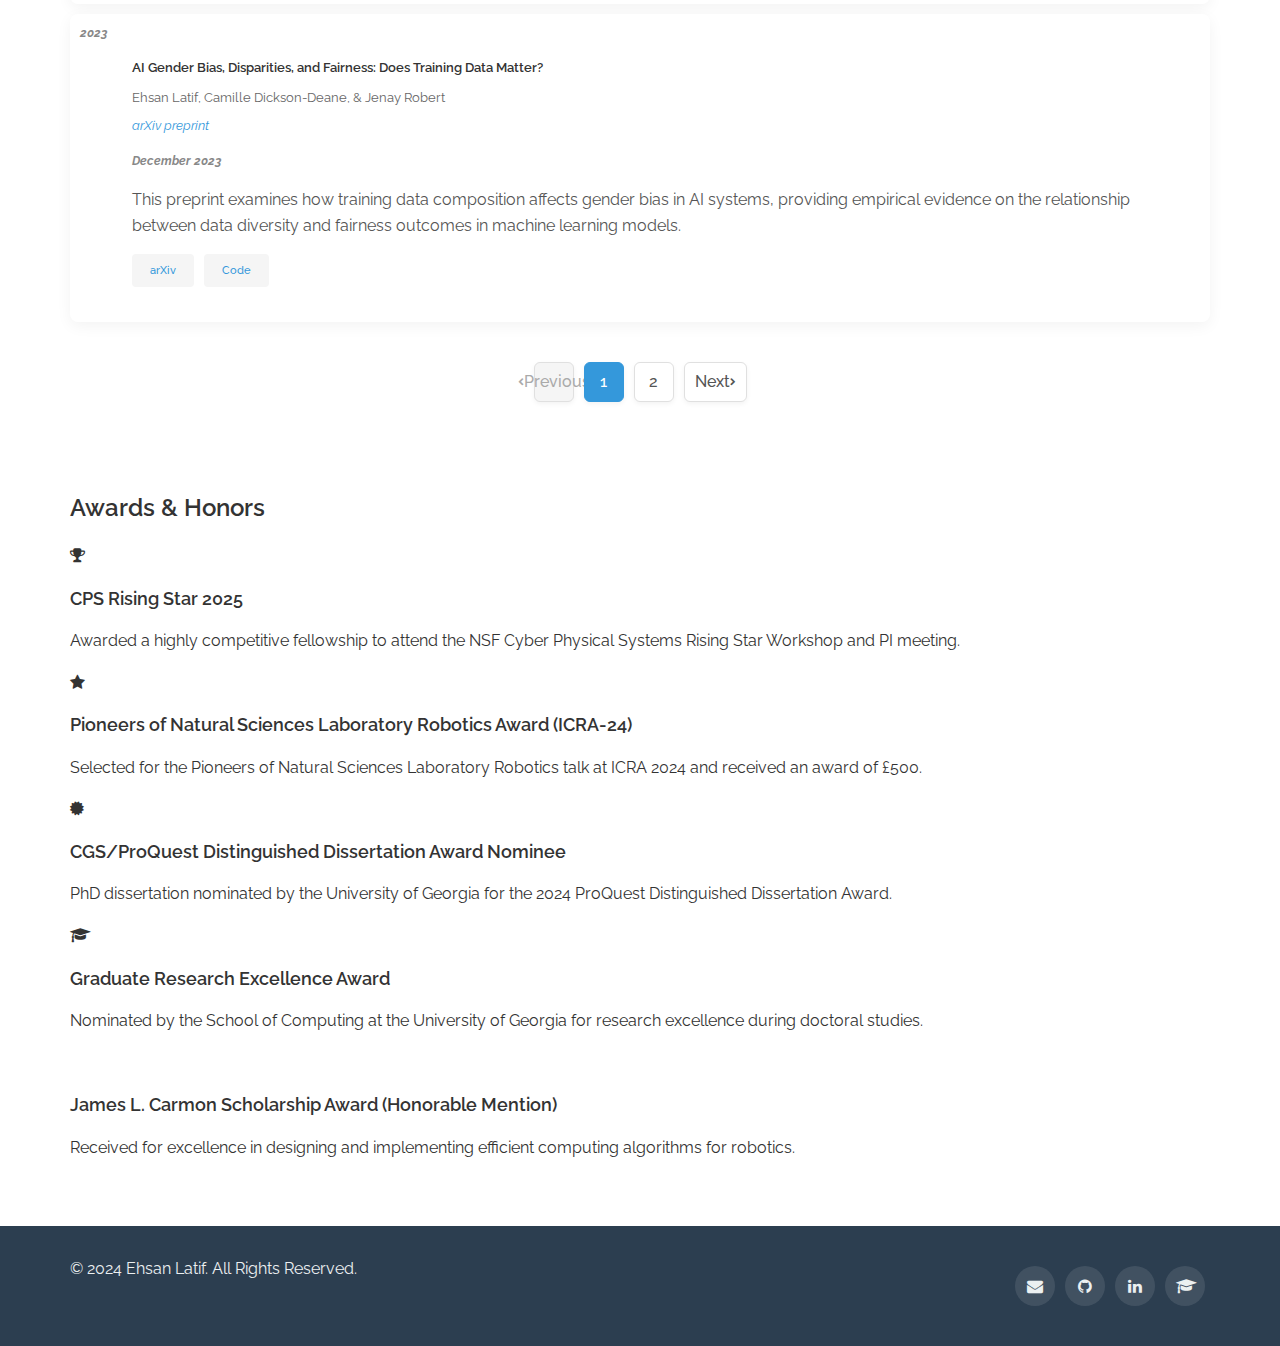
<file: publications.html>
<!DOCTYPE html>
<html lang="en">
<head>
    <meta charset="utf-8">
    <meta http-equiv="X-UA-Compatible" content="IE=edge">
    <meta name="viewport" content="width=device-width, initial-scale=1">
    <title>Publications - Ehsan Latif</title>
    <link rel="shortcut icon" href="favicon.ico" type="image/x-icon">
    <link rel="icon" href="favicon.ico" type="image/x-icon">
    <link href="https://fonts.googleapis.com/css?family=Lato:300,400,700,900" rel="stylesheet">
    <link href="https://fonts.googleapis.com/css2?family=Playfair+Display:ital,wght@0,400;0,600;0,700;1,400;1,600;1,700&display=swap" rel="stylesheet">
    <link href="https://fonts.googleapis.com/css2?family=Raleway:wght@200;300;400;500&display=swap" rel="stylesheet">
    <link rel="stylesheet" href="libs/font-awesome/css/font-awesome.min.css">
    <link href="css/bootstrap.min.css" rel="stylesheet">
    <link href="css/styles.css" rel="stylesheet">
    <link href="css/modern.css" rel="stylesheet">
</head>

<body>
    <header class="fixed-header">
        <div class="container">
            <div class="header-content">
                <div class="logo">
                    <h1>Ehsan Latif</h1>
                </div>
                <nav class="main-nav">
                    <ul>
                        <li><a href="index.html">Home</a></li>
                        <li><a href="about.html">About</a></li>
                        <li><a href="experience.html">Experience</a></li>
                        <li><a href="education.html">Education</a></li>
                        <li><a href="projects.html">Projects</a></li>
                        <li><a href="publications.html" class="active">Publications</a></li>
                        <li><a href="news.html">News</a></li>
                        <li><a href="contact.html">Contact</a></li>
                    </ul>
                </nav>
                <div class="menu-toggle">
                    <i class="fa fa-bars"></i>
                </div>
            </div>
        </div>
    </header>

    <main>
        <section class="page-header">
            <div class="container">
                <h1 class="page-title">Publications</h1>
            </div>
        </section>

        <section class="publications-section publications">
            <div class="container">
                <div class="sort-filters">
                    <div class="sort-controls">
                        <label for="sort-pubs">Sort by:</label>
                        <select id="sort-pubs" class="sort-select">
                            <option value="newest" selected>Newest First</option>
                            <option value="oldest">Oldest First</option>
                        </select>
                    </div>
                    <div class="filter-controls">
                        <label for="filter-pubs">Filter by:</label>
                        <select id="filter-pubs" class="filter-select">
                            <option value="all" selected>All Publications</option>
                            <option value="journal">Journal Articles</option>
                            <option value="conference">Conference Papers</option>
                            <option value="book">Book Chapters</option>
                            <option value="preprint">Preprints</option>
                        </select>
                    </div>
                </div>

                <div class="publications-list" id="publications-container">
                    <!-- Page 1 content -->
                    <div class="publications-page" data-page="1">
                        <div class="publication-item" data-type="journal">
                            <div class="publication-date">2024</div>
                            <div class="publication-content">
                                <h2>Fine-tuning ChatGPT: State Machine Programming Assistance for Automated Scoring</h2>
                                <div class="publication-authors">Ehsan Latif, David W. Moore, Sandeep R. Kollannur, Logan White, & Jenay Robert</div>
                                <div class="publication-venue">Computers and Education: Artificial Intelligence</div>
                                <div class="publication-date">January 2024</div>
                                <p>This paper demonstrates how fine-tuning LLMs can significantly improve their performance on specialized educational assessment tasks. We present a novel approach using state machine diagrams to enhance GPT models for automatic scoring of educational assessments.</p>
                                <div class="publication-links">
                                    <a href="https://doi.org/10.1016/j.caeai.2024.100210" target="_blank" class="publication-link">DOI</a>
                                    <a href="#" class="publication-link">PDF</a>
                                    <a href="https://github.com/ehsanlatif/ChatGPT-fineTuning" target="_blank" class="publication-link">Code</a>
                                </div>
                            </div>
                        </div>

                        <div class="publication-item" data-type="conference">
                            <div class="publication-date">2024</div>
                            <div class="publication-content">
                                <h2>HGP-RL: Distributed Hierarchical Gaussian Processes for Wi-Fi-based Relative Localization in Multi-Robot Systems</h2>
                                <div class="publication-authors">Ehsan Latif, Safraz Nayeem, David W. Moore, & Frederick C. Harris Jr.</div>
                                <div class="publication-venue">IEEE/RSJ International Conference on Intelligent Robots and Systems (IROS)</div>
                                <div class="publication-date">June 2024</div>
                                <p>This paper introduces a novel distributed hierarchical Gaussian Processes approach for Wi-Fi-based relative localization in multi-robot systems, significantly improving localization accuracy while reducing computational complexity.</p>
                                <div class="publication-links">
                                    <a href="https://doi.org/10.1109/IROS58592.2024.10802653" target="_blank" class="publication-link">DOI</a>
                                    <a href="#" class="publication-link">PDF</a>
                                    <a href="https://github.com/ehsanlatif/HGP-RL" target="_blank" class="publication-link">Code</a>
                                </div>
                            </div>
                        </div>

                        <div class="publication-item" data-type="conference">
                            <div class="publication-date">2024</div>
                            <div class="publication-content">
                                <h2>Anchor-Oriented Localized Voronoi Partitioning for GPS-denied Multi-Robot Coverage</h2>
                                <div class="publication-authors">Safraz Nayeem, Ehsan Latif, Frederick C. Harris Jr., & David W. Moore</div>
                                <div class="publication-venue">IEEE/RSJ International Conference on Intelligent Robots and Systems (IROS)</div>
                                <div class="publication-date">June 2024</div>
                                <p>This paper presents a novel approach to multi-robot coverage in GPS-denied environments using Voronoi partitioning with anchor orientation, resulting in more efficient area coverage and reduced computational overhead.</p>
                                <div class="publication-links">
                                    <a href="https://doi.org/10.1109/IROS58592.2024.10802222" target="_blank" class="publication-link">DOI</a>
                                    <a href="#" class="publication-link">PDF</a>
                                </div>
                            </div>
                        </div>

                        <div class="publication-item" data-type="conference">
                            <div class="publication-date">2024</div>
                            <div class="publication-content">
                                <h2>PhysicsAssistant: Real-time Natural Language Command Execution and Path Planning in Physics Laboratories</h2>
                                <div class="publication-authors">Ehsan Latif, David W. Moore, & Gennaro De Luca</div>
                                <div class="publication-venue">IEEE International Conference on Robot and Human Interactive Communication (RO-MAN)</div>
                                <div class="publication-date">March 2024</div>
                                <p>This paper introduces PhysicsAssistant, a novel robotic system that interprets natural language commands to perform laboratory tasks in real-time, significantly enhancing human-robot collaboration in physics laboratories.</p>
                                <div class="publication-links">
                                    <a href="https://doi.org/10.1109/RO-MAN60168.2024.10731312" target="_blank" class="publication-link">DOI</a>
                                    <a href="#" class="publication-link">PDF</a>
                                    <a href="https://github.com/ehsanlatif/PhysicsAssistant" target="_blank" class="publication-link">Code</a>
                                </div>
                            </div>
                        </div>

                        <div class="publication-item" data-type="preprint">
                            <div class="publication-date">2023</div>
                            <div class="publication-content">
                                <h2>AI Gender Bias, Disparities, and Fairness: Does Training Data Matter?</h2>
                                <div class="publication-authors">Ehsan Latif, Camille Dickson-Deane, & Jenay Robert</div>
                                <div class="publication-venue">arXiv preprint</div>
                                <div class="publication-date">December 2023</div>
                                <p>This preprint examines how training data composition affects gender bias in AI systems, providing empirical evidence on the relationship between data diversity and fairness outcomes in machine learning models.</p>
                                <div class="publication-links">
                                    <a href="https://arxiv.org/abs/2312.10833" target="_blank" class="publication-link">arXiv</a>
                                    <a href="https://github.com/ehsanlatif/AI-gender-bias" target="_blank" class="publication-link">Code</a>
                                </div>
                            </div>
                        </div>
                    </div>

                    <!-- Page 2 content -->
                    <div class="publications-page" data-page="2" style="display: none;">
                        <div class="publication-item" data-type="journal">
                            <div class="publication-date">2023</div>
                            <div class="publication-content">
                                <h2>On the Intersection of Computational Geometry Algorithms with Mobile Robot Path Planning</h2>
                                <div class="publication-authors">Ehsan Latif, David W. Moore, & Frederick C. Harris Jr.</div>
                                <div class="publication-venue">Algorithms</div>
                                <div class="publication-date">November 2023</div>
                                <p>This paper explores the intersection of computational geometry algorithms with mobile robot path planning, reviewing key algorithmic approaches and their applications in robotic navigation and obstacle avoidance.</p>
                                <div class="publication-links">
                                    <a href="https://doi.org/10.3390/a16110498" target="_blank" class="publication-link">DOI</a>
                                    <a href="#" class="publication-link">PDF</a>
                                </div>
                            </div>
                        </div>

                        <div class="publication-item" data-type="journal">
                            <div class="publication-date">2023</div>
                            <div class="publication-content">
                                <h2>The Promise of LLMs for Educational Assessment: A Systematic Review of ChatGPT, GPT-4, and Beyond</h2>
                                <div class="publication-authors">Ehsan Latif, Jenay Robert, & David W. Moore</div>
                                <div class="publication-venue">Computers and Education: Artificial Intelligence</div>
                                <div class="publication-date">September 2023</div>
                                <p>This systematic review examines the current state and future potential of Large Language Models in educational assessment, highlighting both capabilities and limitations of models like ChatGPT and GPT-4.</p>
                                <div class="publication-links">
                                    <a href="https://doi.org/10.1016/j.caeai.2023.100124" target="_blank" class="publication-link">DOI</a>
                                    <a href="#" class="publication-link">PDF</a>
                                </div>
                            </div>
                        </div>

                        <div class="publication-item" data-type="journal">
                            <div class="publication-date">2023</div>
                            <div class="publication-content">
                                <h2>Evaluating ChatGPT: How Generative AI Models Perform on Automated Scoring of Short-Response Science Assessment Items</h2>
                                <div class="publication-authors">Ehsan Latif, Jenay Robert, & David W. Moore</div>
                                <div class="publication-venue">Journal of Science Education and Technology</div>
                                <div class="publication-date">July 2023</div>
                                <p>This study evaluates the performance of ChatGPT on automated scoring of short-response science assessment items, comparing its effectiveness against traditional machine learning approaches and human scorers.</p>
                                <div class="publication-links">
                                    <a href="https://doi.org/10.1007/s10956-023-10051-2" target="_blank" class="publication-link">DOI</a>
                                    <a href="#" class="publication-link">PDF</a>
                                    <a href="https://github.com/ehsanlatif/ChatGPT-ASR" target="_blank" class="publication-link">Code</a>
                                </div>
                            </div>
                        </div>

                        <div class="publication-item" data-type="conference">
                            <div class="publication-date">2023</div>
                            <div class="publication-content">
                                <h2>Robust Human-Swarm Interaction via Depth-Sensing Gesture Recognition</h2>
                                <div class="publication-authors">Ehsan Latif, David W. Moore, & Frederick C. Harris Jr.</div>
                                <div class="publication-venue">International Conference on Human-Computer Interaction (HCII)</div>
                                <div class="publication-date">June 2023</div>
                                <p>This paper presents a novel depth-sensing gesture recognition system for human-swarm interaction, enabling intuitive and robust control of robot swarms through natural hand gestures.</p>
                                <div class="publication-links">
                                    <a href="https://doi.org/10.1007/978-3-031-35832-8_52" target="_blank" class="publication-link">DOI</a>
                                    <a href="#" class="publication-link">PDF</a>
                                    <a href="https://github.com/ehsanlatif/HSI-Gesture" target="_blank" class="publication-link">Code</a>
                                </div>
                            </div>
                        </div>

                        <div class="publication-item" data-type="book">
                            <div class="publication-date">2023</div>
                            <div class="publication-content">
                                <h2>Multi-Agent Particle Swarm Optimization for Distributed Task Allocation in Multi-Robot Systems</h2>
                                <div class="publication-authors">Ehsan Latif, Frederick C. Harris Jr., & David W. Moore</div>
                                <div class="publication-venue">Handbook of Research on Distributed Knowledge Management</div>
                                <div class="publication-date">March 2023</div>
                                <p>This book chapter introduces a novel Multi-Agent Particle Swarm Optimization approach for distributed task allocation in multi-robot systems, demonstrating improved efficiency and scalability compared to traditional methods.</p>
                                <div class="publication-links">
                                    <a href="https://doi.org/10.4018/978-1-7998-9662-6.ch005" target="_blank" class="publication-link">DOI</a>
                                    <a href="#" class="publication-link">PDF</a>
                                </div>
                            </div>
                        </div>
                    </div>
                </div>

                <!-- Pagination -->
                <ul class="pagination" id="publications-pagination">
                    <li class="pagination-prev disabled"><span><i class="fa fa-chevron-left"></i> Previous</span></li>
                    <li class="active"><span>1</span></li>
                    <li><a href="#" data-page="2">2</a></li>
                    <li class="pagination-next"><a href="#" data-page="2">Next <i class="fa fa-chevron-right"></i></a></li>
                </ul>
            </div>
        </section>

        <section class="awards-section">
            <div class="container">
                <h2 class="section-title">Awards & Honors</h2>
                <div class="awards-list">
                    <div class="award-item">
                        <div class="award-icon">
                            <i class="fa fa-trophy"></i>
                        </div>
                        <div class="award-content">
                            <h3>CPS Rising Star 2025</h3>
                            <p>Awarded a highly competitive fellowship to attend the NSF Cyber Physical Systems Rising Star Workshop and PI meeting.</p>
                        </div>
                    </div>
                    
                    <div class="award-item">
                        <div class="award-icon">
                            <i class="fa fa-star"></i>
                        </div>
                        <div class="award-content">
                            <h3>Pioneers of Natural Sciences Laboratory Robotics Award (ICRA-24)</h3>
                            <p>Selected for the Pioneers of Natural Sciences Laboratory Robotics talk at ICRA 2024 and received an award of £500.</p>
                        </div>
                    </div>
                    
                    <div class="award-item">
                        <div class="award-icon">
                            <i class="fa fa-certificate"></i>
                        </div>
                        <div class="award-content">
                            <h3>CGS/ProQuest Distinguished Dissertation Award Nominee</h3>
                            <p>PhD dissertation nominated by the University of Georgia for the 2024 ProQuest Distinguished Dissertation Award.</p>
                        </div>
                    </div>
                    
                    <div class="award-item">
                        <div class="award-icon">
                            <i class="fa fa-graduation-cap"></i>
                        </div>
                        <div class="award-content">
                            <h3>Graduate Research Excellence Award</h3>
                            <p>Nominated by the School of Computing at the University of Georgia for research excellence during doctoral studies.</p>
                        </div>
                    </div>
                    
                    <div class="award-item">
                        <div class="award-icon">
                            <i class="fa fa-medal"></i>
                        </div>
                        <div class="award-content">
                            <h3>James L. Carmon Scholarship Award (Honorable Mention)</h3>
                            <p>Received for excellence in designing and implementing efficient computing algorithms for robotics.</p>
                        </div>
                    </div>
                </div>
            </div>
        </section>
    </main>

    <footer>
        <div class="container">
            <div class="row">
                <div class="col-md-6">
                    <p>&copy; 2024 Ehsan Latif. All Rights Reserved.</p>
                </div>
                <div class="col-md-6">
                    <div class="social-links">
                        <a href="mailto:ehsanlatif000@gmail.com" target="_blank"><i class="fa fa-envelope"></i></a>
                        <a href="https://github.com/ehsanlatif" target="_blank"><i class="fa fa-github"></i></a>
                        <a href="https://linkedin.com/in/ehsan-latif-phd" target="_blank"><i class="fa fa-linkedin"></i></a>
                        <a href="https://scholar.google.com/citations?user=UsrsXx0AAAAJ&hl=en" target="_blank"><i class="fa fa-graduation-cap scholar-icon"></i></a>
                    </div>
                </div>
            </div>
        </div>
    </footer>

    <script src="https://ajax.googleapis.com/ajax/libs/jquery/1.12.4/jquery.min.js"></script>
    <script src="js/scripts.min.js"></script>
    <script src="js/modern.js"></script>
    <script>
        $(document).ready(function() {
            // Pagination functionality
            $('#publications-pagination a').on('click', function(e) {
                e.preventDefault();
                var targetPage = $(this).data('page');
                
                // Hide all pages
                $('.publications-page').hide();
                
                // Show target page
                $('.publications-page[data-page="' + targetPage + '"]').show();
                
                // Update pagination active state
                $('#publications-pagination li').removeClass('active');
                $('#publications-pagination li').removeClass('disabled');
                
                // Set active page
                $('#publications-pagination li a[data-page="' + targetPage + '"]').parent().addClass('active');
                
                // Update prev/next buttons
                if (targetPage == 1) {
                    $('.pagination-prev').addClass('disabled');
                    $('.pagination-prev span').show();
                    $('.pagination-prev a').hide();
                } else {
                    $('.pagination-prev').removeClass('disabled');
                    $('.pagination-prev span').hide();
                    $('.pagination-prev a').show().data('page', targetPage - 1);
                }
                
                var totalPages = 2; // Update this if you add more pages
                if (targetPage == totalPages) {
                    $('.pagination-next').addClass('disabled');
                    $('.pagination-next span').show();
                    $('.pagination-next a').hide();
                } else {
                    $('.pagination-next').removeClass('disabled');
                    $('.pagination-next span').hide();
                    $('.pagination-next a').show().data('page', targetPage + 1);
                }
            });
            
            // Sorting and filtering functionality
            function applyFiltersAndSort() {
                var sortOrder = $('#sort-pubs').val();
                var filterType = $('#filter-pubs').val();
                var $pubContainer = $('#publications-container');
                
                // Show all items first
                $('.publication-item').show();
                
                // Apply type filtering
                if (filterType !== 'all') {
                    $('.publication-item').not('[data-type="' + filterType + '"]').hide();
                }
                
                // Apply sorting
                var $pages = $pubContainer.find('.publications-page').detach();
                $pages.each(function() {
                    var $page = $(this);
                    var $items = $page.find('.publication-item:visible').detach();
                    
                    $items.sort(function(a, b) {
                        var yearA = parseInt($(a).find('.publication-date').text());
                        var yearB = parseInt($(b).find('.publication-date').text());
                        
                        if (sortOrder === 'oldest') {
                            return yearA - yearB;
                        } else {
                            return yearB - yearA;
                        }
                    });
                    
                    $page.append($items);
                });
                $pubContainer.append($pages);
                
                // Reset to first page
                $('#publications-pagination a[data-page="1"]').click();
            }
            
            // Bind events
            $('#sort-pubs, #filter-pubs').on('change', function() {
                applyFiltersAndSort();
            });
            
            // Initialize with default settings
            applyFiltersAndSort();
        });
    </script>
</body>
</html>
</file>
<file: css/styles.css>
/*!
    Title: Dev Portfolio Template
    Version: 1.2.2
    Last Change: 03/25/2020
    Author: Ryan Fitzgerald
    Repo: https://github.com/RyanFitzgerald/devportfolio-template
    Issues: https://github.com/RyanFitzgerald/devportfolio-template/issues

    Description: This file contains all the styles associated with the page
    that don't come from third party libraries. This file gets compiled using
    Gulp and send to the /css folder which is then loaded on the page.
*/body{font-family:'Playfair Display', serif;font-size:16px}body.active{overflow:hidden;z-index:-1}.no-js #experience-timeline>div{background:#fff;padding:10px;margin-bottom:10px;border:1px solid #dcd9d9}.no-js #experience-timeline>div h3{font-size:1.5em;font-weight:300;color:#374054;display:inline-block;margin:0}.no-js #experience-timeline>div h4{font-size:1.2em;font-weight:300;color:#7e8890;margin:0 0 15px 0}.no-js #experience-timeline>div p{color:#4d5053;font-size:0.9em;margin:0}.no-js #experience-timeline:before,.no-js #experience-timeline:after{content:none}@keyframes dropHeader{0%{transform:translateY(-100%)}100%{transform:translateY(0)}}.before-name{font-family:'Raleway', sans-serif;color:#fff;font-weight:300;font-size:2.20vw;margin-bottom:15px;margin-top:15px;letter-spacing:0.35em;text-transform:uppercase;padding-left:5px}header{position:absolute;top:0;left:0;right:0;text-align:center;z-index:10;animation-name:dropHeader;animation-iteration-count:1;animation-timing-function:ease;animation-duration:0.75s}header ul{display:inline-block;background:#5c67dc;text-align:center;padding:10px;margin:0;width:100%}header li{display:inline-block}header a{display:block;color:#fff;padding:10px}header a:hover{color:#868ee5;text-decoration:none;border-radius:4px}header a:focus{color:#5c67dc;text-decoration:none}header.active{display:block}header.sticky{position:fixed;z-index:999}#menu.active{display:block}#mobile-menu-open{display:none;cursor:pointer;position:fixed;right:15px;top:10px;color:#5c67dc;font-size:1.5em;z-index:20;padding:0 7px;border-radius:4px;background:#fff}#mobile-menu-close{display:none;text-align:right;width:100%;background:#5c67dc;font-size:1.5em;padding-right:15px;padding-top:10px;cursor:pointer;color:#fff}#mobile-menu-close span{font-size:0.5em;text-transform:uppercase}#mobile-menu-close i{vertical-align:middle}footer{padding:50px 0}.copyright{padding-top:20px}.copyright p{margin:0;color:#4d5053}.top{text-align:center}.top span{cursor:pointer;display:block;margin:15px auto 0 auto;width:35px;height:35px;border-radius:50%;border:3px solid #8c9094;text-align:center}.top i{color:#4d5053}.social{text-align:right}.social ul{margin:5px 0 0 0;padding:0}.social li{display:inline-block;font-size:1.25em;list-style:none}.social a{display:block;color:#4d5053;padding:10px}.social a:hover{color:#5c67dc}.btn-rounded-white{display:inline-block;color:#fff;padding:10px 20px;border:3px solid #fff;border-radius:10px;transition:.5s ease all}.btn-rounded-white:hover{color:#5c67dc;background:#fff;text-decoration:none}.shadow{box-shadow:0 1px 3px rgba(0,0,0,0.12),0 1px 2px rgba(0,0,0,0.24)}.shadow-large{box-shadow:0 3px 6px rgba(0,0,0,0.08),0 3px 6px rgba(0,0,0,0.15)}.heading{position:relative;display:inline-block;font-size:2em;font-weight:300;margin:0 0 30px 0}.heading:after{position:absolute;content:'';top:100%;height:1px;width:50px;left:0;right:0;margin:0 auto;background:#5c67dc}.background-alt{background:#f2f2f5}#profilepicture{display:inline-block;width:275px;height:275px}img{max-width:100%;max-height:100%;object-fit:contain;border-radius:50%;background-repeat:no-repeat;background-position:center center;background-size:cover;object-fit:cover}#lead{position:relative;height:100vh;min-height:500px;max-height:1080px;background:url(../images/lead-bg.jpg);background-size:cover;background-attachment:fixed;padding:15px;overflow:hidden;width:100vw}#lead h5{color:#c5c9f3;font-weight:500;font-size:1em;margin-bottom:15px}#lead-content{position:absolute;z-index:10;top:50%;left:50%;transform:translate(-50%, -50%);text-align:center}#lead-content h1,#lead-content h2{margin:0}#lead-content h1{color:#fff;font-weight:700;font-size:6.00vw;letter-spacing:0.05em;line-height:0.9em}#lead-content h2{color:#c5c9f3;font-weight:500;font-size:2.10vw;margin-bottom:15px;margin-top:15px}#lead-overlay{position:absolute;height:100%;width:100%;top:0;right:0;bottom:0;left:0;z-index:1}#lead-down{position:absolute;left:0;right:0;width:100%;text-align:center;z-index:10;bottom:15px;color:#fff}#lead-down ul{text-align:center}#lead-down li{display:inline-block;*display:inline;*zoom:1;color:white;font-size:1.5em}#lead-down a{display:block;color:white;padding:10px}#lead-down a:hover{color:#5c67dc}#lead-down span{cursor:pointer;display:block;margin:0 auto;width:35px;height:35px;border-radius:50%;border:3px solid #c5c9f3;text-align:center}@keyframes pulsate{0%{transform:scale(1, 1)}50%{transform:scale(1.2, 1.2)}100%{transform:scale(1, 1)}}#about{padding:75px 15px;border-bottom:1px solid #dcd9d9}#about h2{color:#374054}#about p{color:#4d5053;margin:0}#experience{padding:50px 15px;text-align:center;border-bottom:1px solid #dcd9d9}#experience h2{color:#374054}#experience-timeline{margin:30px auto 0 auto;position:relative;max-width:1000px}#experience-timeline:before{position:absolute;content:'';top:0;bottom:0;left:303px;right:auto;height:100%;width:3px;background:#5c67dc;z-index:0}#experience-timeline:after{position:absolute;content:'';width:3px;height:40px;background:#5c67dc;background:linear-gradient(to bottom, #5c67dc, rgba(92,103,220,0));top:100%;left:303px}.vtimeline-content{margin-left:350px;background:#fff;border:1px solid #e6e6e6;padding:15px;border-radius:3px;text-align:left}.vtimeline-content h3{font-size:1.5em;font-weight:300;color:#374054;display:inline-block;margin:0}.vtimeline-content h4{font-size:1.2em;font-weight:300;color:#7e8890;margin:0 0 15px 0}.vtimeline-content p{color:#4d5053;font-size:0.9em;margin:0}.vtimeline-content ul{color:#4d5053;font-size:0.9em;margin:0;text-align:justify;text-justify:inter-word}.vtimeline-point{position:relative;display:block;vertical-align:top;margin-bottom:30px}.vtimeline-icon{position:relative;color:#fff;width:50px;height:50px;background:#5c67dc;border-radius:50%;float:left;z-index:99;margin-left:280px}.vtimeline-icon i{display:block;font-size:2em;margin-top:10px}.vtimeline-date{width:260px;text-align:right;position:absolute;left:0;top:10px;font-weight:300;color:#374054}#education{padding:50px 15px 20px 15px;border-bottom:1px solid #dcd9d9;text-align:center}#education h2{color:#374054;margin-bottom:50px}.education-block{max-width:700px;margin:0 auto 30px auto;padding:15px;border:1px solid #dcd9d9;text-align:left}.education-block h3{font-weight:500;float:left;margin:0;color:#374054}.education-block span{color:#4d5053;float:right}.education-block h4{color:#4d5053;clear:both;font-weight:500;margin:0 0 15px 0}.education-block p,.education-block ul{margin:0;color:#4d5053;font-size:0.9em}.education-block ul{padding:0 0 0 15px}#projects{padding:50px 15px;border-bottom:1px solid #dcd9d9;text-align:center}#projects h2{color:#374054;margin-bottom:50px}.project{position:relative;height: auto;max-width:1000px;margin:0 auto 30px auto;overflow:hidden;background:#fff;border-radius:4px}.project-image{float:left}.project-image img{width:300px;height:300px;margin:10px;object-fit:contain}.project-info{position:absolute;top:50%;transform:translateY(-50%);margin-left:310px;padding:15px;text-align:left}.project-info h3{font-size:1.5em;font-weight:300;color:#374054;margin:0 0 15px 0}.project-info p{color:#4d5053;margin:0 0 15px 0;font-size:0.9em;text-align:justify;text-justify:inter-word}.project-info a{color:#5c67dc}.no-image .project-info{position:relative;margin:0;padding:30px 15px;transform:none}#more-projects{display:none}#skills{padding:50px 15px;text-align:center}#skills h2{color:#374054;margin-bottom:50px}#skills ul{display:block;margin:0 auto;padding:0;max-width:800px}#skills li{display:inline-block;margin:7px;padding:5px 10px;color:#374054;background:#e4e4ea;list-style:none;cursor:default;font-size:1.2em}#contact{padding:50px 15px;background:#5c67dc;text-align:center}#contact h2{margin:0 0 15px 0;color:#fff;font-weight:500}#contact-form{max-width:500px;margin:0 auto}#contact-form input,#contact-form textarea{display:block;width:100%;padding:10px;border-radius:4px;border:none;margin-bottom:10px;background:#2a37c2;color:#fff;transition:.5s ease all}#contact-form input::-webkit-input-placeholder,#contact-form textarea::-webkit-input-placeholder{color:#fff}#contact-form input:-moz-placeholder,#contact-form textarea:-moz-placeholder{color:#fff;opacity:1}#contact-form input::-moz-placeholder,#contact-form textarea::-moz-placeholder{color:#fff;opacity:1}#contact-form input:-ms-input-placeholder,#contact-form textarea:-ms-input-placeholder{color:#fff}#contact-form input:focus,#contact-form textarea:focus{outline:none;background:#212b98}#contact-form textarea{height:150px;resize:none}#contact-form button{display:block;width:100%;background:#fff;border-radius:4px;padding:5px 10px;border:none;color:#5c67dc;font-weight:700;box-shadow:0 1px 3px rgba(0,0,0,0.12),0 1px 2px rgba(0,0,0,0.24);transition:.5s ease all}#contact-form button:hover{box-shadow:0 10px 20px rgba(0,0,0,0.19),0 6px 6px rgba(0,0,0,0.23)}.optional-section{padding:50px 15px;text-align:center;border-top:1px solid #dcd9d9}.optional-section h2{color:#374054}.optional-section-block{max-width:700px;margin:0 auto 30px auto;padding:15px;border:1px solid #dcd9d9;background:#fff;text-align:left}.optional-section-block h3{font-weight:500;margin:0 0 15px 0;color:#374054}.optional-section-block h4{color:#4d5053;clear:both;font-weight:500;margin:0 0 15px 0}.optional-section-block p,.optional-section-block ul{margin:0 0 15px 0;color:#4d5053;font-size:0.9em}.optional-section-block ul{padding:0 0 0 15px}@media only screen and (max-width: 750px){#experience-timeline:before,#experience-timeline:after{left:23px}.vtimeline-date{width:auto;text-align:left;position:relative;margin-bottom:15px;display:block;margin-left:70px}.vtimeline-icon{margin-left:0}.vtimeline-content{margin-left:70px}}@media only screen and (min-width: 1920px){.before-name{font-size:2.5em}#lead-content h1{font-size:6em}#lead-content h2{font-size:2.5em}}@media only screen and (max-width: 992px){#lead{height:auto;min-height:auto;max-height:auto;padding:100px 15px}#profilepicture{display:inline-block;width:200px;height:200px}#lead-content{position:relative;transform:none;left:auto;top:auto}#lead-content h1{font-size:6vw}#lead-content h2{font-size:2.2vw}#about{text-align:center}#about p{text-align:left}}@media only screen and (max-width: 768px){header{position:fixed;display:none;z-index:999;animation:none;bottom:0;height:100%}#mobile-menu-open,#mobile-menu-close{display:block}#profilepicture{display:inline-block;width:150px;height:150px}#menu{height:100%;overflow-y:auto;box-shadow:none;border-radius:0;width:100%}#menu li{display:block;margin-bottom:10px}#lead-content h1{font-size:6vw}#lead-content h2{font-size:2.2vw}#lead-content a{padding:10px 20px}#lead-down{display:none}.education-block h3,.education-block span{float:none}.project-image{display:none}.project-info{position:relative;margin:0;padding:30px 15px;top:auto;transform:none}footer{text-align:center}.social{text-align:center}}@media only screen and (max-width: 480px){#profilepicture{display:inline-block;width:100px;height:100px}.before-name{font-size:1em}#lead-content h1{font-size:2em}#lead-content h2{font-size:1em}#lead-content a{font-size:0.9em;padding:5px 10px}}
</file>
<file: css/modern.css>
/* Modern CSS for the new template */
:root {
  --primary-color: #2c3e50;
  --secondary-color: #3498db;
  --accent-color: #e74c3c;
  --light-color: #ecf0f1;
  --dark-color: #2c3e50;
  --text-color: #333;
  --light-text: #ecf0f1;
  --font-heading: 'Playfair Display', serif;
  --font-body: 'Raleway', sans-serif;
}

body {
  font-family: var(--font-body);
  color: var(--text-color);
  line-height: 1.6;
  background-color: #fff;
  margin: 0;
  padding: 0;
}

/* Updated Header Styling */
.fixed-header {
  position: fixed;
  top: 0;
  left: 0;
  width: 100%;
  z-index: 1000;
  padding: 15px 0;
  transition: all 0.3s ease;
  background-color: transparent;
  box-shadow: none;
}

.header-content {
  display: flex;
  justify-content: space-between;
  align-items: center;
}

.logo h1 {
  font-family: 'Playfair Display', serif;
  font-size: 2.5rem;
  font-weight: 700;
  margin: 0;
  color: #333;
}

.main-nav ul {
  display: flex;
  list-style: none;
  margin: 0;
  padding: 0;
}

.main-nav ul li {
  margin-left: 10px;
}

.main-nav ul li a {
  font-family: 'Raleway', sans-serif;
  font-size: 1.5rem;
  color: #333;
  text-decoration: none;
  padding: 8px 15px;
  position: relative;
  font-weight: 500;
  transition: all 0.3s ease;
  border-radius: 6px;
}

.main-nav ul li a:after {
  content: '';
  position: absolute;
  width: 0;
  height: 2px;
  bottom: 0;
  left: 50%;
  background-color: #3498db;
  transition: all 0.3s ease;
  transform: translateX(-50%);
}

.main-nav ul li a:hover {
  color: #3498db;
}

.main-nav ul li a:hover:after {
  width: 80%;
}

.main-nav ul li a.active {
  color: #3498db;
  font-weight: 600;
}

.main-nav ul li a.active:after {
  width: 80%;
}

/* Add scroll transition */
.fixed-header.scrolled {
  background-color: rgba(255, 255, 255, 0.95);
  box-shadow: 0 2px 10px rgba(0, 0, 0, 0.1);
  padding: 10px 0;
}

.menu-toggle {
  display: none;
  font-size: 1.5rem;
  cursor: pointer;
}

/* Main content */
main {
  margin-top: 80px;
  padding-bottom: 50px;
}

/* Hero section */
.hero {
  padding: 60px 0;
  background-color: #f8f9fa;
}

.profile-image {
  text-align: center;
  margin-bottom: 10px;
}

.profile-image img {
  max-width: 100%;
  border-radius: 8px;
  box-shadow: 0 5px 15px rgba(0, 0, 0, 0.1);
  max-height: 300px;
  height: 300px;
  width: 100%;
  border: 5px solid white;
  object-fit: cover;
}

.social-links {
  display: flex;
  justify-content: center;
  margin-top: 10px;
  margin-bottom: 10px;
}

.social-links a {
  display: inline-flex;
  justify-content: center;
  align-items: center;
  width: 40px;
  height: 40px;
  background-color: var(--light-color);
  color: var(--dark-color);
  border-radius: 50%;
  margin: 0 5px;
  transition: all 0.3s ease;
  text-decoration: none;
}

.social-links a:hover {
  background-color: var(--secondary-color);
  color: white;
  transform: translateY(-3px);
}

.publications .section-title {
  font-size: 2.8rem;
  margin-bottom: 30px;
  font-weight: 700;
}

.publications h2 {
  font-size: 1.8rem;
  font-weight: 700;
  line-height: 1.4;
  margin-bottom: 12px;
}

.publications .publication-authors {
  font-size: 1.3rem;
  color: #666;
  margin-bottom: 8px;
}

.publications .publication-venue {
  font-style: italic;
  color: #3498db;
  margin-bottom: 15px;
  font-size: 1.3rem;
}

.publications .publication-date {
  display: block;
  font-size: 1.2rem;
  color: #888;
  margin-bottom: 12px;
  font-style: italic;
}

.publications .publication-link {
  font-size: 1.1rem;
  font-weight: 500;
  padding: 8px 18px;
}

.publications .btn-outline {
  font-size: 1.2rem;
  padding: 10px 20px;
  margin-top: 10px;
}

.bio-content h2 {
  font-family: var(--font-heading);
  color: var(--primary-color);
  margin-bottom: 5px;
  font-size: 2.5rem;
}

.bio-content h3 {
  color: var(--secondary-color);
  margin-top: 0;
  margin-bottom: 15px;
  font-size: 1.5rem;
  font-weight: 500;
}

.current-position {
  color: var(--accent-color);
  font-weight: 500;
  margin-bottom: 25px;
  font-style: italic;
}

.bio-text {
  margin-bottom: 25px;
}

.contact-info {
  margin-bottom: 25px;
}

.contact-info h4 {
  font-family: var(--font-heading);
  color: var(--dark-color);
  margin-bottom: 15px;
  font-size: 1.2rem;
}

.contact-info ul {
  list-style: none;
  padding: 0;
  margin: 0;
}

.contact-info ul li {
  margin-bottom: 10px;
  display: flex;
  align-items: center;
}

.contact-info ul li i {
  color: var(--secondary-color);
  margin-right: 10px;
  width: 20px;
}

.contact-info ul li a {
  color: var(--text-color);
  text-decoration: none;
  transition: color 0.3s ease;
}

.contact-info ul li a:hover {
  color: var(--secondary-color);
}

.cta-buttons {
  display: flex;
  gap: 15px;
}

.btn {
  display: inline-block;
  padding: 10px 25px;
  border-radius: 5px;
  font-weight: 500;
  text-decoration: none;
  transition: all 0.3s ease;
  border: none;
  cursor: pointer;
}

.btn-primary {
  background-color: var(--secondary-color);
  color: white;
}

.btn-primary:hover {
  background-color: #2980b9;
  transform: translateY(-3px);
  box-shadow: 0 4px 8px rgba(0, 0, 0, 0.1);
}

.btn-secondary {
  background-color: transparent;
  color: var(--secondary-color);
  border: 2px solid var(--secondary-color);
}

.btn-secondary:hover {
  background-color: var(--secondary-color);
  color: white;
  transform: translateY(-3px);
  box-shadow: 0 4px 8px rgba(0, 0, 0, 0.1);
}

.btn-outline {
  display: inline-block;
  padding: 8px 15px;
  border: 2px solid #0366d6;
  border-radius: 4px;
  color: #0366d6;
  font-weight: 600;
  text-decoration: none;
  transition: all 0.3s ease;
  background-color: transparent;
}

.btn-outline:hover {
  background-color: #0366d6;
  color: #fff;
}

/* Publications Section */
.publications-section {
  padding: 50px 0;
}

.publications-list {
  margin-top: 30px;
}

.publication-item {
  background-color: white;
  border-radius: 8px;
  padding: 10px;
  margin-bottom: 30px;
  box-shadow: 0 5px 15px rgba(0, 0, 0, 0.05);
  transition: all 0.3s ease;
  height: 100%;
}

.publication-authors {
  color: #666;
  margin-bottom: 5px;
  font-size: 0.95rem;
}

.publication-venue {
  font-style: italic;
  color: #3498db;
  margin-bottom: 15px;
  font-size: 0.95rem;
}

.publication-links {
  display: flex;
  gap: 10px;
}

.publication-link {
  display: inline-block;
  padding: 6px 15px;
  background-color: #f5f5f5;
  border-radius: 4px;
  color: #3498db;
  text-decoration: none;
  font-size: 0.9rem;
  transition: all 0.2s;
}

.publication-link:hover {
  background-color: #3498db;
  color: #fff;
}

/* Subscribe Section */
.subscribe-section {
  padding: 60px 0;
  background-color: #f8f9fa;
}

.subscribe-box {
  max-width: 600px;
  margin: 0 auto;
  text-align: center;
  background-color: #fff;
  padding: 40px;
  border-radius: 8px;
  box-shadow: 0 4px 15px rgba(0, 0, 0, 0.05);
}

.subscribe-box h2 {
  font-size: 1.8rem;
  margin-bottom: 15px;
  color: #333;
}

.subscribe-box p {
  color: #555;
  margin-bottom: 25px;
}

.subscribe-form {
  display: flex;
  max-width: 450px;
  margin: 0 auto;
}

.subscribe-form input[type="email"] {
  flex: 1;
  padding: 12px 15px;
  border: 1px solid #ddd;
  border-radius: 6px 0 0 6px;
  font-size: 0.95rem;
}

.subscribe-form input[type="email"]:focus {
  outline: none;
  border-color: #3498db;
}

.subscribe-form button {
  padding: 12px 20px;
  border: none;
  background-color: #3498db;
  color: #fff;
  border-radius: 0 6px 6px 0;
  cursor: pointer;
  transition: background-color 0.2s;
}

.subscribe-form button:hover {
  background-color: #2980b9;
}

/* Additional responsive adjustments */
@media (max-width: 768px) {
  .publication-item {
    flex-direction: column;
  }
  
  .publication-date {
    min-width: auto;
    padding: 10px;
  }
  
  .sort-filters {
    flex-direction: column;
    gap: 15px;
  }
  
  .subscribe-form {
    flex-direction: column;
  }
  
  .subscribe-form input[type="email"] {
    border-radius: 6px;
    margin-bottom: 10px;
  }
  
  .subscribe-form button {
    border-radius: 6px;
  }
}

/* News Section */
.news {
  padding: 60px 0;
  background-color: #f8f9fa;
}

.news-grid {
  display: grid;
  grid-template-columns: repeat(auto-fill, minmax(300px, 1fr));
  gap: 30px;
}

.news-item {
  background-color: white;
  border-radius: 8px;
  padding: 25px;
  box-shadow: 0 5px 15px rgba(0, 0, 0, 0.05);
  transition: all 0.3s ease;
}

.news-item:hover {
  transform: translateY(-5px);
  box-shadow: 0 8px 25px rgba(0, 0, 0, 0.1);
}

.news-date {
  display: flex;
  align-items: center;
  margin-bottom: 12px;
  color: var(--secondary-color);
  font-weight: 500;
}

.news-date i {
  margin-right: 5px;
}

.news-title {
  font-family: var(--font-heading);
  color: var(--primary-color);
  margin-top: 0;
  margin-bottom: 15px;
  font-size: 1.3rem;
}

.news-content {
  margin-bottom: 0;
}

.text-center {
  text-align: center;
}

.mt-4 {
  margin-top: 25px;
}

/* Footer */
footer {
  background-color: var(--dark-color);
  color: var(--light-text);
  padding: 30px 0;
}

footer p {
  margin: 0;
}

footer .social-links {
  justify-content: flex-end;
}

footer .social-links a {
  background-color: rgba(255, 255, 255, 0.1);
  color: var(--light-text);
}

footer .social-links a:hover {
  background-color: var(--secondary-color);
}

/* Responsive styles */
@media (max-width: 992px) {
  .bio-content {
    text-align: center;
    padding-top: 20px;
  }
  
  footer .social-links {
    justify-content: center;
    margin-top: 20px;
  }
  
  footer .col-md-6 {
    text-align: center;
  }
}

@media (max-width: 768px) {
  .menu-toggle {
    display: block;
  }
  
  .main-nav {
    position: fixed;
    top: 70px;
    left: -100%;
    width: 80%;
    height: calc(100vh - 70px);
    background-color: white;
    box-shadow: 2px 0 10px rgba(0, 0, 0, 0.1);
    transition: left 0.3s ease;
    z-index: 900;
  }
  
  .main-nav.active {
    left: 0;
  }
  
  .main-nav ul {
    flex-direction: column;
    padding: 20px;
  }
  
  .main-nav ul li {
    margin-left: 0;
    margin-bottom: 15px;
  }
  
  .news-grid {
    grid-template-columns: 1fr;
  }
}

/* Page Header */
.page-header {
  background-color: var(--primary-color);
  color: white;
  padding: 60px 0 30px;
  text-align: center;
}

.page-title {
  font-family: var(--font-heading);
  font-size: 2.8rem;
  margin: 0;
}

/* About Section */
.about-section {
  padding: 60px 0;
}

.about-image {
  text-align: center;
}

.about-image img {
  max-width: 100%;
  border-radius: 10px;
  box-shadow: 0 5px 15px rgba(0, 0, 0, 0.1);
}

.about-content {
  padding: 20px;
}

.about-content h2 {
  font-family: var(--font-heading);
  color: var(--primary-color);
  margin-bottom: 5px;
  font-size: 2.2rem;
}

.about-content h3 {
  color: var(--secondary-color);
  margin-top: 0;
  margin-bottom: 20px;
  font-size: 1.4rem;
  font-weight: 500;
}

.about-description p {
  margin-bottom: 15px;
  line-height: 1.8;
}

/* Skills Section */
.skills-section {
  padding: 60px 0;
  background-color: #f8f9fa;
}

.skills-categories {
  margin-top: 40px;
}

.skill-category {
  background-color: white;
  border-radius: 8px;
  padding: 25px;
  box-shadow: 0 5px 15px rgba(0, 0, 0, 0.05);
  height: 100%;
  transition: all 0.3s ease;
}

.skill-category:hover {
  transform: translateY(-5px);
  box-shadow: 0 8px 25px rgba(0, 0, 0, 0.1);
}

.skill-category h3 {
  font-family: var(--font-heading);
  color: var(--primary-color);
  margin-top: 0;
  margin-bottom: 20px;
  font-size: 1.4rem;
  position: relative;
}

.skill-category h3:after {
  content: '';
  display: block;
  width: 40px;
  height: 3px;
  background-color: var(--secondary-color);
  margin-top: 10px;
}

.skill-list {
  list-style: none;
  padding: 0;
  margin: 0;
}

.skill-list li {
  position: relative;
  padding-left: 20px;
  margin-bottom: 10px;
}

.skill-list li:before {
  content: '•';
  color: var(--secondary-color);
  position: absolute;
  left: 0;
  top: 0;
  font-size: 1.2rem;
}

/* Interests Section */
.interests-section {
  padding: 60px 0;
}

.interests-content {
  margin-top: 40px;
}

.interest-item {
  display: flex;
  margin-bottom: 30px;
  transition: all 0.3s ease;
}

.interest-item:hover {
  transform: translateY(-5px);
}

.interest-icon {
  flex: 0 0 60px;
  height: 60px;
  background-color: var(--light-color);
  border-radius: 50%;
  display: flex;
  justify-content: center;
  align-items: center;
  margin-right: 20px;
  font-size: 1.8rem;
  color: var(--secondary-color);
}

.interest-info {
  flex: 1;
}

.interest-info h3 {
  font-family: var(--font-heading);
  color: var(--primary-color);
  margin-top: 0;
  margin-bottom: 10px;
  font-size: 1.3rem;
}

.interest-info p {
  margin: 0;
  line-height: 1.6;
}

/* Experience Timeline */
.experience-section {
  padding: 60px 0;
}

.timeline {
  position: relative;
  padding-left: 30px;
  margin-top: 40px;
}

.timeline:before {
  content: '';
  position: absolute;
  left: 0;
  top: 0;
  width: 3px;
  height: 100%;
  background-color: var(--light-color);
}

.timeline-item {
  position: relative;
  margin-bottom: 50px;
}

.timeline-marker {
  position: absolute;
  left: -34px;
  top: 5px;
  width: 15px;
  height: 15px;
  border-radius: 50%;
  background-color: var(--secondary-color);
  z-index: 10;
  box-shadow: 0 0 0 4px var(--light-color);
}

.timeline-content {
  position: relative;
  padding-left: 20px;
}

.timeline-date {
  display: inline-block;
  padding: 5px 12px;
  background-color: var(--light-color);
  border-radius: 4px;
  font-weight: 500;
  font-size: 0.9rem;
  color: var(--primary-color);
  margin-bottom: 15px;
}

.timeline-info h3 {
  font-family: var(--font-heading);
  color: var(--primary-color);
  margin-top: 0;
  margin-bottom: 5px;
  font-size: 1.5rem;
}

.timeline-info h4 {
  color: var(--secondary-color);
  margin-top: 0;
  margin-bottom: 15px;
  font-size: 1.1rem;
  font-weight: 500;
}

.timeline-description ul {
  padding-left: 20px;
}

.timeline-description li {
  margin-bottom: 10px;
}

/* Experience Summary */
.experience-summary {
  padding: 60px 0;
  background-color: #f8f9fa;
}

.summary-box {
  background-color: white;
  border-radius: 8px;
  padding: 30px;
  box-shadow: 0 5px 15px rgba(0, 0, 0, 0.05);
}

.summary-box h2 {
  font-family: var(--font-heading);
  color: var(--primary-color);
  text-align: center;
  margin-bottom: 30px;
  font-size: 1.8rem;
  position: relative;
}

.summary-box h2:after {
  content: '';
  display: block;
  width: 60px;
  height: 3px;
  background-color: var(--secondary-color);
  margin: 15px auto 0;
}

.summary-item {
  text-align: center;
  padding: 20px;
  margin-bottom: 30px;
  transition: all 0.3s ease;
}

.summary-item:hover {
  transform: translateY(-5px);
}

.summary-item i {
  font-size: 2.5rem;
  color: var(--secondary-color);
  margin-bottom: 15px;
}

.summary-item h3 {
  font-family: var(--font-heading);
  color: var(--primary-color);
  margin-top: 0;
  margin-bottom: 15px;
  font-size: 1.3rem;
}

.summary-item p {
  margin: 0;
  line-height: 1.6;
}

/* Education Section */
.education-section {
  padding: 60px 0;
}

.education-cards {
  margin-top: 40px;
}

.education-card {
  background-color: white;
  border-radius: 8px;
  box-shadow: 0 5px 15px rgba(0, 0, 0, 0.05);
  margin-bottom: 30px;
  overflow: hidden;
  height: 100%;
  transition: all 0.3s ease;
}

.education-card:hover {
  transform: translateY(-5px);
  box-shadow: 0 8px 25px rgba(0, 0, 0, 0.1);
}

.education-card-image {
  height: 200px;
  overflow: hidden;
  position: relative;
  background-color: #f8f9fa;
  aspect-ratio: 16 / 9;
}

.education-card-image img {
  width: 100%;
  height: 100%;
  object-fit: cover;
  object-position: center;
  border-radius: 4px;
  padding: 0;
  transition: transform 0.3s ease;
}

.education-card:hover .education-card-image img {
  transform: scale(1.05);
}

.education-card-header {
  padding: 20px;
  background-color: var(--primary-color);
  color: white;
  display: flex;
  align-items: center;
}

.edu-logo {
  width: 60px;
  height: 60px;
  background-color: rgba(255, 255, 255, 0.1);
  border-radius: 50%;
  display: flex;
  justify-content: center;
  align-items: center;
  margin-right: 15px;
  font-size: 1.8rem;
}

.edu-info {
  flex: 1;
}

.edu-info h3 {
  font-family: var(--font-heading);
  margin: 0 0 5px 0;
  font-size: 1.4rem;
}

.edu-info h4 {
  margin: 0 0 5px 0;
  font-size: 1rem;
  font-weight: 400;
  opacity: 0.9;
}

.edu-period {
  display: inline-block;
  font-size: 0.85rem;
  font-weight: 300;
  padding: 3px 10px;
  background-color: rgba(255, 255, 255, 0.1);
  border-radius: 4px;
}

.education-card-body {
  padding: 20px;
}

.edu-degree {
  font-family: var(--font-heading);
  color: var(--secondary-color);
  margin-top: 0;
  margin-bottom: 15px;
  font-size: 1.3rem;
}

.edu-gpa {
  display: inline-block;
  padding: 5px 10px;
  background-color: var(--light-color);
  border-radius: 4px;
  margin-bottom: 15px;
  font-size: 0.9rem;
}

.edu-details p {
  margin-bottom: 10px;
  line-height: 1.6;
}

/* Education Highlights */
.education-highlights {
  padding: 60px 0;
  background-color: #f8f9fa;
}

.achievements-list {
  margin-top: 40px;
}

.achievement-item {
  display: flex;
  align-items: flex-start;
  margin-bottom: 30px;
  padding: 20px;
  background-color: white;
  border-radius: 8px;
  box-shadow: 0 5px 15px rgba(0, 0, 0, 0.05);
  transition: all 0.3s ease;
}

.achievement-item:hover {
  transform: translateY(-5px);
  box-shadow: 0 8px 25px rgba(0, 0, 0, 0.1);
}

.achievement-icon {
  width: 50px;
  height: 50px;
  background-color: var(--light-color);
  border-radius: 8px;
  display: flex;
  justify-content: center;
  align-items: center;
  margin-right: 20px;
  font-size: 1.5rem;
  color: var(--secondary-color);
}

.achievement-content {
  flex: 1;
}

.achievement-content h3 {
  font-family: var(--font-heading);
  color: var(--primary-color);
  margin-top: 0;
  margin-bottom: 10px;
  font-size: 1.3rem;
}

.achievement-content p {
  margin: 0;
  line-height: 1.6;
}

/* Education Certificates */
.education-certificates {
  padding: 60px 0;
}

.certificate-card {
  background-color: white;
  border-radius: 8px;
  padding: 30px 20px;
  text-align: center;
  box-shadow: 0 5px 15px rgba(0, 0, 0, 0.05);
  margin-bottom: 30px;
  transition: all 0.3s ease;
  height: 100%;
}

.certificate-card:hover {
  transform: translateY(-5px);
  box-shadow: 0 8px 25px rgba(0, 0, 0, 0.1);
}

.certificate-icon {
  width: 70px;
  height: 70px;
  background-color: var(--light-color);
  border-radius: 50%;
  display: flex;
  justify-content: center;
  align-items: center;
  margin: 0 auto 20px;
  font-size: 1.8rem;
  color: var(--secondary-color);
}

.certificate-card h3 {
  font-family: var(--font-heading);
  color: var(--primary-color);
  margin-top: 0;
  margin-bottom: 10px;
  font-size: 1.2rem;
}

.certificate-card p {
  margin: 0;
  color: var(--secondary-color);
  font-weight: 500;
}

/* News Timeline */
.news-timeline-section {
  padding: 60px 0;
}

.news-timeline {
  position: relative;
  margin-top: 40px;
}

.news-timeline:before {
  content: '';
  position: absolute;
  left: 120px;
  top: 0;
  width: 3px;
  height: 100%;
  background-color: var(--light-color);
}

.news-timeline-item {
  position: relative;
  margin-bottom: 50px;
  display: flex;
}

.news-date {
  width: 140px;
  text-align: center;
  padding: 10px;
  background-color: var(--primary-color);
  color: white;
  border-radius: 8px;
  box-shadow: 0 3px 10px rgba(0, 0, 0, 0.1);
  position: relative;
  z-index: 10;
  margin-right: 20px;
}

.news-date .month {
  display: block;
  font-size: 0.9rem;
  font-weight: 500;
}

.news-date .day {
  display: block;
  font-size: 1.8rem;
  font-weight: 700;
  line-height: 1;
  margin: 5px 0;
}

.news-date .year {
  display: block;
  font-size: 0.9rem;
  opacity: 0.9;
}

.news-content {
  background-color: white;
  border-radius: 8px;
  padding: 25px;
  box-shadow: 0 5px 15px rgba(0, 0, 0, 0.05);
  flex: 1;
  position: relative;
  transition: all 0.3s ease;
}

.news-content:hover {
  transform: translateY(-5px);
  box-shadow: 0 8px 25px rgba(0, 0, 0, 0.1);
}

.news-content:before {
  content: '';
  position: absolute;
  left: -10px;
  top: 20px;
  width: 0;
  height: 0;
  border-top: 10px solid transparent;
  border-bottom: 10px solid transparent;
  border-right: 10px solid white;
}

.news-content h2 {
  font-family: var(--font-heading);
  color: var(--primary-color);
  margin-top: 0;
  margin-bottom: 10px;
  font-size: 1.5rem;
}

.news-category {
  display: inline-block;
  padding: 3px 10px;
  background-color: var(--light-color);
  color: var(--secondary-color);
  border-radius: 4px;
  font-size: 0.85rem;
  font-weight: 500;
  margin-bottom: 15px;
}

.news-content p {
  margin-bottom: 15px;
  line-height: 1.6;
}

.news-links {
  display: flex;
  flex-wrap: wrap;
  gap: 10px;
  margin-top: 20px;
}

.news-link {
  display: inline-block;
  padding: 5px 12px;
  background-color: var(--light-color);
  color: var(--secondary-color);
  border-radius: 4px;
  text-decoration: none;
  font-size: 0.9rem;
  font-weight: 500;
  transition: all 0.3s ease;
}

.news-link:hover {
  background-color: var(--secondary-color);
  color: white;
}

/* Contact Section */
.contact-section {
  padding: 60px 0;
}

.contact-info-card,
.contact-form-card {
  background-color: white;
  border-radius: 8px;
  box-shadow: 0 5px 15px rgba(0, 0, 0, 0.05);
  padding: 30px;
  height: 100%;
  transition: all 0.3s ease;
}

.contact-info-card:hover,
.contact-form-card:hover {
  transform: translateY(-5px);
  box-shadow: 0 8px 25px rgba(0, 0, 0, 0.1);
}

.contact-info-card h2,
.contact-form-card h2 {
  font-family: var(--font-heading);
  color: var(--primary-color);
  margin-top: 0;
  margin-bottom: 20px;
  font-size: 1.8rem;
  position: relative;
}

.contact-info-card h2:after,
.contact-form-card h2:after {
  content: '';
  display: block;
  width: 50px;
  height: 3px;
  background-color: var(--secondary-color);
  margin-top: 10px;
}

.contact-info-card > p {
  color: #666;
  margin-bottom: 30px;
}

.contact-details {
  margin-bottom: 30px;
}

.contact-item {
  display: flex;
  align-items: flex-start;
  margin-bottom: 20px;
}

.contact-icon {
  width: 45px;
  height: 45px;
  background-color: var(--light-color);
  border-radius: 8px;
  display: flex;
  justify-content: center;
  align-items: center;
  margin-right: 15px;
  font-size: 1.3rem;
  color: var(--secondary-color);
}

.contact-text {
  flex: 1;
}

.contact-text h3 {
  font-family: var(--font-heading);
  color: var(--primary-color);
  margin-top: 0;
  margin-bottom: 5px;
  font-size: 1.2rem;
}

.contact-text p {
  margin: 0;
}

.contact-text a {
  color: var(--text-color);
  text-decoration: none;
  transition: color 0.3s ease;
}

.contact-text a:hover {
  color: var(--secondary-color);
}

.social-links-large {
  display: flex;
  justify-content: flex-start;
  margin-top: 30px;
}

.social-links-large a {
  display: inline-flex;
  justify-content: center;
  align-items: center;
  width: 50px;
  height: 50px;
  background-color: var(--light-color);
  color: var(--dark-color);
  border-radius: 50%;
  margin-right: 15px;
  transition: all 0.3s ease;
  text-decoration: none;
  font-size: 1.3rem;
}

.social-links-large a:hover {
  background-color: var(--secondary-color);
  color: white;
  transform: translateY(-3px);
}

/* Contact Form */
.contact-form {
  margin-top: 20px;
}

.form-group {
  margin-bottom: 20px;
}

.form-group label {
  display: block;
  margin-bottom: 8px;
  font-weight: 500;
  color: var(--primary-color);
}

.form-group input,
.form-group textarea {
  width: 100%;
  padding: 12px 15px;
  border: 1px solid #ddd;
  border-radius: 5px;
  font-family: var(--font-body);
  font-size: 1rem;
  transition: border-color 0.3s ease;
}

.form-group input:focus,
.form-group textarea:focus {
  outline: none;
  border-color: var(--secondary-color);
}

.btn-block {
  display: block;
  width: 100%;
}

@media (max-width: 768px) {
  .contact-info-card,
  .contact-form-card {
    margin-bottom: 30px;
  }
}

/* Pagination Styles */
.pagination {
  display: flex;
  justify-content: center;
  margin-top: 40px;
  list-style: none;
  padding: 0;
}

.pagination li {
  margin: 0 5px;
}

.pagination li a, 
.pagination li span {
  display: flex;
  align-items: center;
  justify-content: center;
  width: 40px;
  height: 40px;
  background-color: white;
  color: var(--primary-color);
  border-radius: 4px;
  text-decoration: none;
  font-weight: 500;
  transition: all 0.3s ease;
  box-shadow: 0 2px 5px rgba(0, 0, 0, 0.05);
}

.pagination li a:hover {
  background-color: var(--light-color);
  color: var(--secondary-color);
}

.pagination li.active span {
  background-color: var(--secondary-color);
  color: white;
}

.pagination li.disabled span {
  background-color: #f5f5f5;
  color: #aaa;
  cursor: not-allowed;
}

.pagination-prev a,
.pagination-next a {
  width: auto !important;
  padding: 0 15px;
}

/* Sort Controls */
.sort-controls {
  display: flex;
  justify-content: flex-end;
  margin-bottom: 20px;
  align-items: center;
}

.sort-controls label {
  margin-right: 10px;
  font-weight: 500;
}

.sort-controls select {
  padding: 8px 12px;
  border-radius: 4px;
  border: 1px solid #ddd;
  background-color: white;
  font-family: var(--font-body);
  cursor: pointer;
  transition: border-color 0.3s ease;
}

.sort-controls select:focus {
  outline: none;
  border-color: var(--secondary-color);
}

/* Latest News Section on Homepage */
.latest-news-section {
    padding: 60px 0;
    background-color: #f8f9fa;
}

.latest-news-container {
    display: grid;
    grid-template-columns: repeat(auto-fill, minmax(320px, 1fr));
    gap: 30px;
    margin-bottom: 30px;
}

.news-item {
    background-color: #fff;
    border-radius: 8px;
    box-shadow: 0 4px 15px rgba(0, 0, 0, 0.05);
    padding: 25px;
    transition: transform 0.3s ease, box-shadow 0.3s ease;
}

.news-item:hover {
    transform: translateY(-5px);
    box-shadow: 0 8px 20px rgba(0, 0, 0, 0.1);
}

.news-date {
    color: #666;
    font-size: 0.9rem;
    margin-bottom: 12px;
}

.news-date i {
    margin-right: 5px;
    color: #3498db;
}

.news-item h3 {
    font-size: 1.3rem;
    margin-bottom: 15px;
    color: #333;
    font-weight: 600;
}

.news-item p {
    color: #555;
    margin-bottom: 20px;
    line-height: 1.6;
}

.news-more {
    display: inline-block;
    color: #3498db;
    font-weight: 500;
    text-decoration: none;
    transition: color 0.2s ease;
}

.news-more i {
    margin-left: 5px;
    transition: transform 0.2s ease;
}

.news-more:hover {
    color: #2980b9;
}

.news-more:hover i {
    transform: translateX(5px);
}

.news-all-link {
    text-align: center;
    margin-top: 20px;
}

/* Pagination Styles */
.pagination {
    display: flex;
    justify-content: center;
    list-style: none;
    padding: 0;
    margin: 40px 0 20px;
}

.pagination li {
    margin: 0 5px;
}

.pagination li a,
.pagination li span {
    display: flex;
    align-items: center;
    justify-content: center;
    min-width: 40px;
    height: 40px;
    padding: 0 10px;
    background-color: #fff;
    border-radius: 6px;
    color: #555;
    text-decoration: none;
    transition: all 0.2s ease;
    border: 1px solid #e0e0e0;
    font-weight: 500;
}

.pagination li a:hover {
    background-color: #f5f5f5;
    color: #3498db;
    border-color: #3498db;
}

.pagination li.active span {
    background-color: #3498db;
    color: #fff;
    border-color: #3498db;
}

.pagination li.disabled span {
    background-color: #f5f5f5;
    color: #aaa;
    cursor: not-allowed;
    border-color: #e0e0e0;
}

.pagination-prev a,
.pagination-prev span,
.pagination-next a,
.pagination-next span {
    padding: 0 15px;
}

.pagination i {
    font-size: 0.8rem;
}

/* Sort and Filter Controls */
.sort-filters {
    display: flex;
    flex-wrap: wrap;
    gap: 20px;
    margin-bottom: 30px;
}

.sort-controls,
.filter-controls {
    display: flex;
    align-items: center;
}

.sort-controls label,
.filter-controls label {
    margin-right: 10px;
    font-weight: 500;
    color: #555;
}

.sort-select,
.filter-select {
    padding: 8px 15px;
    border: 1px solid #ddd;
    border-radius: 6px;
    background-color: #fff;
    font-size: 0.95rem;
    color: #333;
    appearance: none;
    background-image: url("data:image/svg+xml;charset=UTF-8,%3csvg xmlns='http://www.w3.org/2000/svg' viewBox='0 0 24 24' fill='none' stroke='%23333' stroke-width='2' stroke-linecap='round' stroke-linejoin='round'%3e%3cpolyline points='6 9 12 15 18 9'%3e%3c/polyline%3e%3c/svg%3e");
    background-repeat: no-repeat;
    background-position: right 10px center;
    background-size: 14px;
    padding-right: 40px;
    cursor: pointer;
    transition: border-color 0.2s;
}

.sort-select:focus,
.filter-select:focus {
    outline: none;
    border-color: #3498db;
}

/* News Timeline Section */
.news-timeline-section {
    padding: 50px 0;
}

.news-timeline {
    margin-top: 30px;
}

.news-timeline-item {
    display: flex;
    margin-bottom: 40px;
    border-left: 3px solid #3498db;
    padding-left: 40px;
    position: relative;
}

.news-timeline-item:before {
    content: '';
    width: 20px;
    height: 20px;
    background-color: #3498db;
    border-radius: 50%;
    position: absolute;
    left: -11px;
    top: 10px;
}

.news-timeline-item:last-child {
    margin-bottom: 0;
}

.news-date {
    background-color: #f8f9fa;
    border-radius: 8px;
    padding: 15px;
    text-align: center;
    min-width: 100px;
    margin-right: 30px;
}

.news-date .month,
.news-date .day,
.news-date .year {
    display: block;
}

.news-date .month {
    font-size: 1rem;
    font-weight: 600;
    color: #3498db;
}

.news-date .day {
    font-size: 1.8rem;
    font-weight: 700;
    color: #333;
    line-height: 1.2;
}

.news-date .year {
    font-size: 0.9rem;
    color: #666;
}

.news-content {
    flex: 1;
}

.news-content h2 {
    font-size: 1.4rem;
    margin-bottom: 10px;
    color: #333;
}

.news-category {
    display: inline-block;
    background-color: #e0f2fe;
    color: #2980b9;
    padding: 4px 10px;
    border-radius: 4px;
    font-size: 0.8rem;
    margin-bottom: 15px;
}

.news-content p {
    color: #555;
    line-height: 1.6;
    margin-bottom: 15px;
}

.news-links {
    display: flex;
    gap: 10px;
}

.news-link {
    display: inline-block;
    padding: 6px 15px;
    background-color: #f5f5f5;
    border-radius: 4px;
    color: #3498db;
    text-decoration: none;
    font-size: 0.9rem;
    transition: all 0.2s;
}

.news-link:hover {
    background-color: #3498db;
    color: #fff;
}

/* Publications List Styling */
.publications-list .publication-item {
    display: flex;
    margin-bottom: 10px;
    background-color: #fff;
    border-radius: 8px;
    box-shadow: 0 4px 15px rgba(0, 0, 0, 0.05);
    overflow: hidden;
    height: auto;
}

.publication-date {
    /* background-color: #b9d6e9; */
    color: #fff;
    /* padding: 20px 15px; */
    font-size: 1.4rem;
    font-weight: 700;
    display: flex;
    align-items: left;
    justify-content: left;
    /* min-width: 90px; */
    text-align: left;
}

.publication-content {
    flex: 1;
    padding: 25px;
}

.publication-content h2 {
    font-size: 1.3rem;
    margin-bottom: 10px;
    color: #333;
    font-weight: 600;
}

.publication-content p {
    color: #555;
    line-height: 1.6;
    margin-bottom: 15px;
}

/* Funded project styling */
.funded-project-item {
    background-color: #fff;
    border-radius: 8px;
    box-shadow: 0 3px 10px rgba(0, 0, 0, 0.1);
    padding: 25px;
    margin-bottom: 30px;
    transition: transform 0.3s ease, box-shadow 0.3s ease;
}

.funded-project-item:hover {
    transform: translateY(-5px);
    box-shadow: 0 5px 15px rgba(0, 0, 0, 0.15);
}

/* Override header background color */
header ul {
    background: transparent !important;
    box-shadow: none;
}

header a {
    color: #333 !important;
}

/* Google Scholar Icon Styling */
.scholar-icon {
    position: relative;
    /* color: #4285F4; Google Scholar blue color */
}

/* Add some additional space if needed for better alignment */
.social-links a .scholar-icon,
.social-links-large a .scholar-icon {
    margin-left: 2px;
}

/* Project Items with Consistent Height */
.project-item {
    display: flex;
    flex-direction: column;
    background-color: #fff;
    border-radius: 8px;
    box-shadow: 0 3px 10px rgba(0, 0, 0, 0.1);
    margin-bottom: 30px;
    transition: transform 0.3s ease, box-shadow 0.3s ease;
    overflow: hidden;
    height: 550px; /* Fixed height for consistent cards */
}

.project-item:hover {
    transform: translateY(-5px);
    box-shadow: 0 5px 15px rgba(0, 0, 0, 0.15);
}

.project-image {
    height: 250px;
    position: relative;
    overflow: hidden;
    border-radius: 8px 8px 0 0;
    margin-bottom: 0;
    display: flex;
    align-items: center;
    justify-content: center;
    background-color: #f8f9fa;
}

.project-image img {
    width: 100%;
    height: 100%;
    object-fit: cover;
    object-position: center;
    transition: transform 0.3s ease;
}

.project-item:hover .project-image img {
    transform: scale(1.05);
}

.project-content {
    padding: 20px;
    flex: 1;
    display: flex;
    flex-direction: column;
}

.project-content p {
    flex: 1;
    overflow: hidden;
    display: -webkit-box;
    -webkit-line-clamp: 4; /* Limit to 4 lines */
    -webkit-box-orient: vertical;
}

.project-links {
    margin-top: auto; /* Push links to bottom */
    display: flex;
    gap: 10px;
}

.project-category {
    display: inline-block;
    background-color: #f0f5ff;
    color: #0366d6;
    padding: 3px 10px;
    border-radius: 4px;
    font-size: 0.85rem;
    margin-bottom: 10px;
}

.project-content h3 {
    color: #333;
    font-size: 1.4rem;
    margin-bottom: 10px;
    font-family: 'Playfair Display', serif;
    font-weight: 600;
}

.project-content p {
    color: #666;
    margin-bottom: 15px;
    line-height: 1.6;
}

.project-details {
    margin-bottom: 15px;
    font-size: 0.95rem;
}

.project-details span {
    display: inline-block;
    margin-right: 15px;
    padding: 3px 10px;
    border-radius: 4px;
}

.period {
    background-color: #e8f4fc;
    color: #0366d6;
}

.role {
    background-color: #e6f6e6;
    color: #28a745;
}

.funding {
    background-color: #fff5e6;
    color: #f90;
}

.project-description {
    color: #666;
    line-height: 1.6;
}

@media (max-width: 768px) {
    .project-image {
        height: 200px;
    }
    
    .funded-project-item .row {
        flex-direction: column;
    }
    
    .funded-project-item .col-md-4 {
        width: 100%;
        margin-bottom: 15px;
    }
    
    .funded-project-item .col-md-8 {
        width: 100%;
    }
    
    .project-details span {
        display: block;
        margin-bottom: 5px;
    }
}

.funded-project-item .project-image {
    height: 180px;
    border-radius: 4px;
    overflow: hidden;
    margin-bottom: 15px;
}

.funded-project-item .project-image img {
    width: 100%;
    height: 100%;
    object-fit: cover;
    border-radius: 4px;
    padding: 0;
}

.contact-image {
    text-align: center;
    margin-bottom: 20px;
}

.contact-image img {
    max-width: 100%;
    border-radius: 8px;
    box-shadow: 0 5px 15px rgba(0, 0, 0, 0.1);
    max-height: 250px;
    height: 250px;
    width: 100%;
    border: 3px solid white;
    object-fit: cover;
}

/* Override social links if needed to ensure consistent styling */
.social-links a img,
.social-links-large a img {
    width: 100%;
    height: 100%;
    object-fit: cover;
    border-radius: 4px;
}

.news-item-image {
    height: 180px;
    overflow: hidden;
    position: relative;
    background-color: #f8f9fa;
    margin-bottom: 15px;
    border-radius: 6px;
}

.news-item-image img {
    width: 100%;
    height: 100%;
    object-fit: cover;
    border-radius: 4px;
    padding: 0;
    transition: transform 0.3s ease;
}

.news-item:hover .news-item-image img {
    transform: scale(1.05);
}

/* Publication images if any */
.publication-image img {
    width: 100%;
    height: 100%;
    object-fit: cover;
    border-radius: 4px;
}

/* Add a fixed height to any containers that don't already have one */
.publication-image {
    height: 200px;
    overflow: hidden;
}

/* Ensure consistency for any news timeline images */
.news-timeline .news-image img {
    width: 100%;
    height: 100%;
    object-fit: cover;
    border-radius: 4px;
}

.news-timeline .news-image {
    height: 180px;
    overflow: hidden;
}

/* Global image styling */
.project-image,
.funded-project-item .project-image,
.education-card-image,
.news-item-image,
.profile-image,
.contact-image,
.publication-image {
    background-color: #f8f9fa;
    border: 1px solid #e0e0e0;
    overflow: hidden;
    border-radius: 8px;
    box-shadow: 0 2px 5px rgba(0,0,0,0.05);
}

/* Style fix for profile and contact images */
.profile-image img,
.contact-image img {
    border: 3px solid white;
    object-position: center;
}

/* Add a subtle zoom effect on hover */
.project-image img:hover,
.funded-project-item .project-image img:hover,
.education-card-image img:hover,
.news-item-image img:hover {
    transform: scale(1.05);
}

/* Override any border radius for container top images */
.project-image {
    border-radius: 8px 8px 0 0;
    border-bottom: none;
}

.project-image::after {
    content: '';
    position: absolute;
    top: 0;
    left: 0;
    width: 100%;
    height: 100%;
    background: linear-gradient(to bottom, rgba(0,0,0,0) 50%, rgba(0,0,0,0.5) 100%);
    opacity: 0;
    transition: opacity 0.3s ease;
}

.project-item:hover .project-image::after {
    opacity: 1;
}

/* Increase font sizes for headings and titles */
h1, h2, h3, h4, h5, h6 {
    font-weight: 600;
    line-height: 1.3;
}

h1 {
    font-size: 2.8rem;
}

h2 {
    font-size: 2.4rem;
}

h3 {
    font-size: 1.8rem;
}

h4 {
    font-size: 1.5rem;
}

.project-content h3 {
    font-size: 1.7rem;
    margin-bottom: 10px;
}

.project-category {
    font-size: 1rem;
}

.news-title {
    font-size: 1.7rem;
}

.news-date {
    font-size: 1.1rem;
}

.funded-project-item h3 {
    font-size: 1.8rem;
}

.project-details {
    font-size: 1.1rem;
}

.btn, .btn-outline {
    font-size: 1.1rem;
}
</file>
<file: css/publication-fixes.css>
/* Publication fixes CSS */
.publications .row {
    display: flex;
    flex-wrap: wrap;
}

.publications .col-md-6 {
    display: flex;
    margin-bottom: 30px;
}

.publication-item {
    display: flex;
    flex-direction: column;
    width: 100%;
    height: 100%;
}

.pub-description {
    flex-grow: 1;
}

.pub-link {
    margin-top: auto;
    align-self: flex-start;
}

/* Publication-specific styling */
.publications .section-title {
    font-size: 2.8rem;
    margin-bottom: 30px;
    font-weight: 700;
}

.publications h2 {
    font-size: 1.8rem;
    font-weight: 700;
    line-height: 1.4;
    margin-bottom: 12px;
}

.publications .publication-authors {
    font-size: 1.3rem;
    color: #666;
    margin-bottom: 8px;
}

.publications .publication-venue {
    font-style: italic;
    color: #3498db;
    margin-bottom: 15px;
    font-size: 1.3rem;
}

.publications .publication-date {
    display: block;
    font-size: 1.2rem;
    color: #888;
    margin-bottom: 12px;
    font-style: italic;
}

.publications .publication-link {
    font-size: 1.1rem;
    font-weight: 500;
    padding: 8px 18px;
}

.publications .btn-outline {
    font-size: 1.2rem;
    padding: 10px 20px;
    margin-top: 10px;
}

/* Fix for duplicate year labels */
.publications .publication-item .publication-date:first-child {
    display: none;
}

/* Make sure the publication items have proper spacing */
.publications .publication-item {
    margin-bottom: 10px;
}

/* Ensure consistent padding */
.publications .publication-content {
    padding: 10px;
}

/* Ensure "View All Publications" button is properly styled */
.publications .text-center .btn-outline {
    display: inline-block;
    margin-top: 10px;
}
</file>
